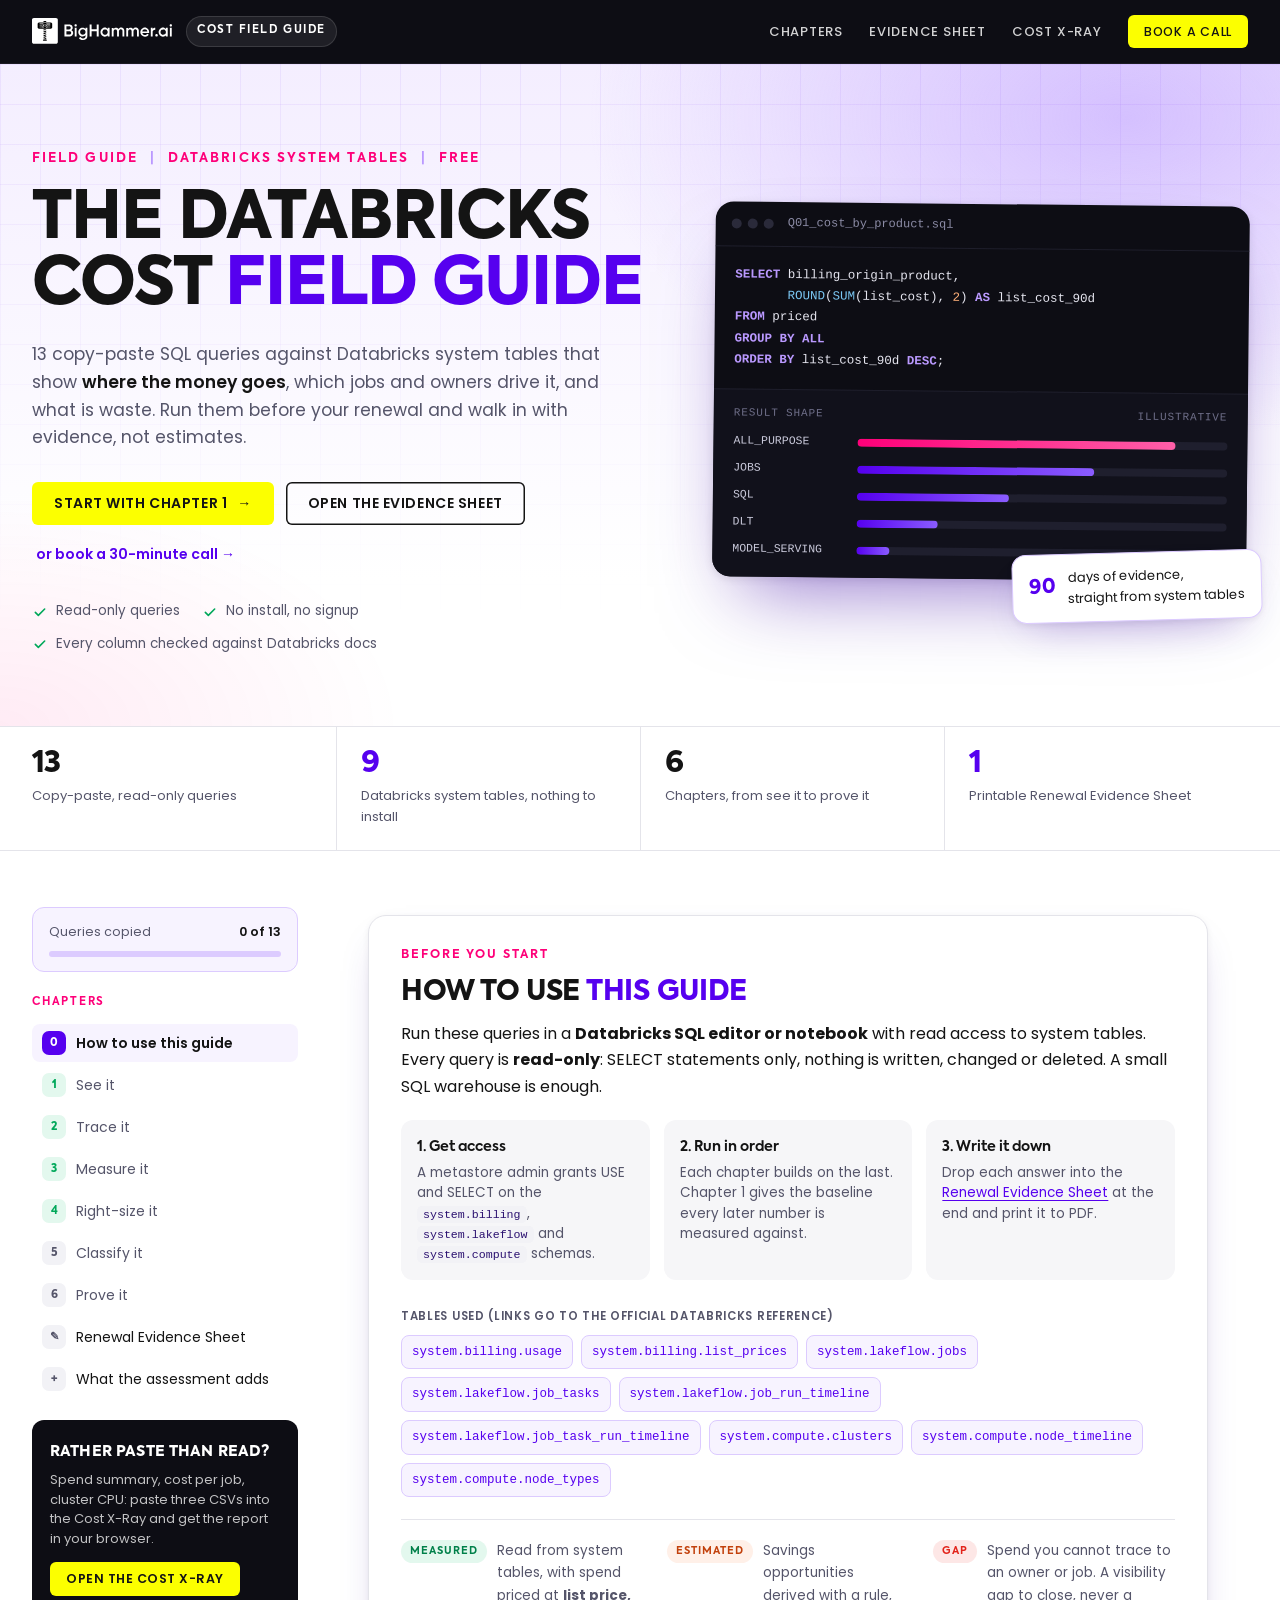
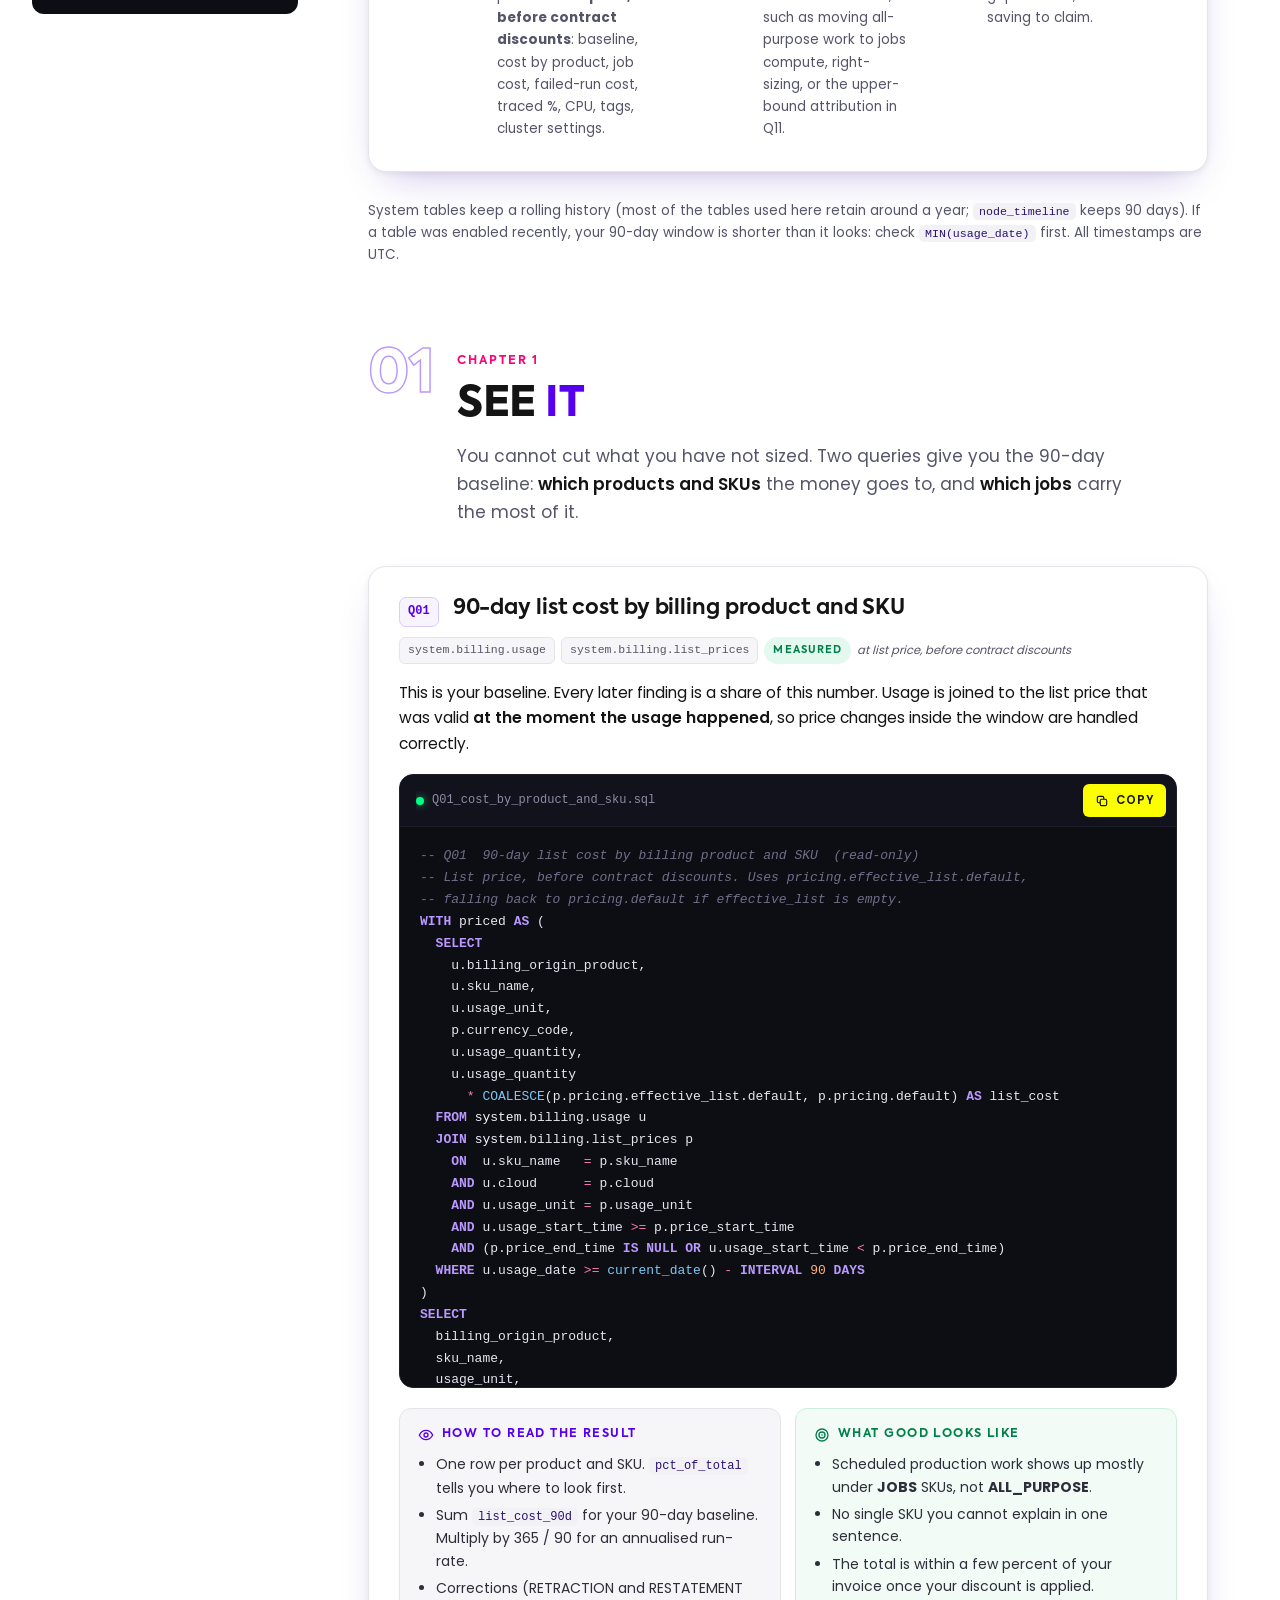
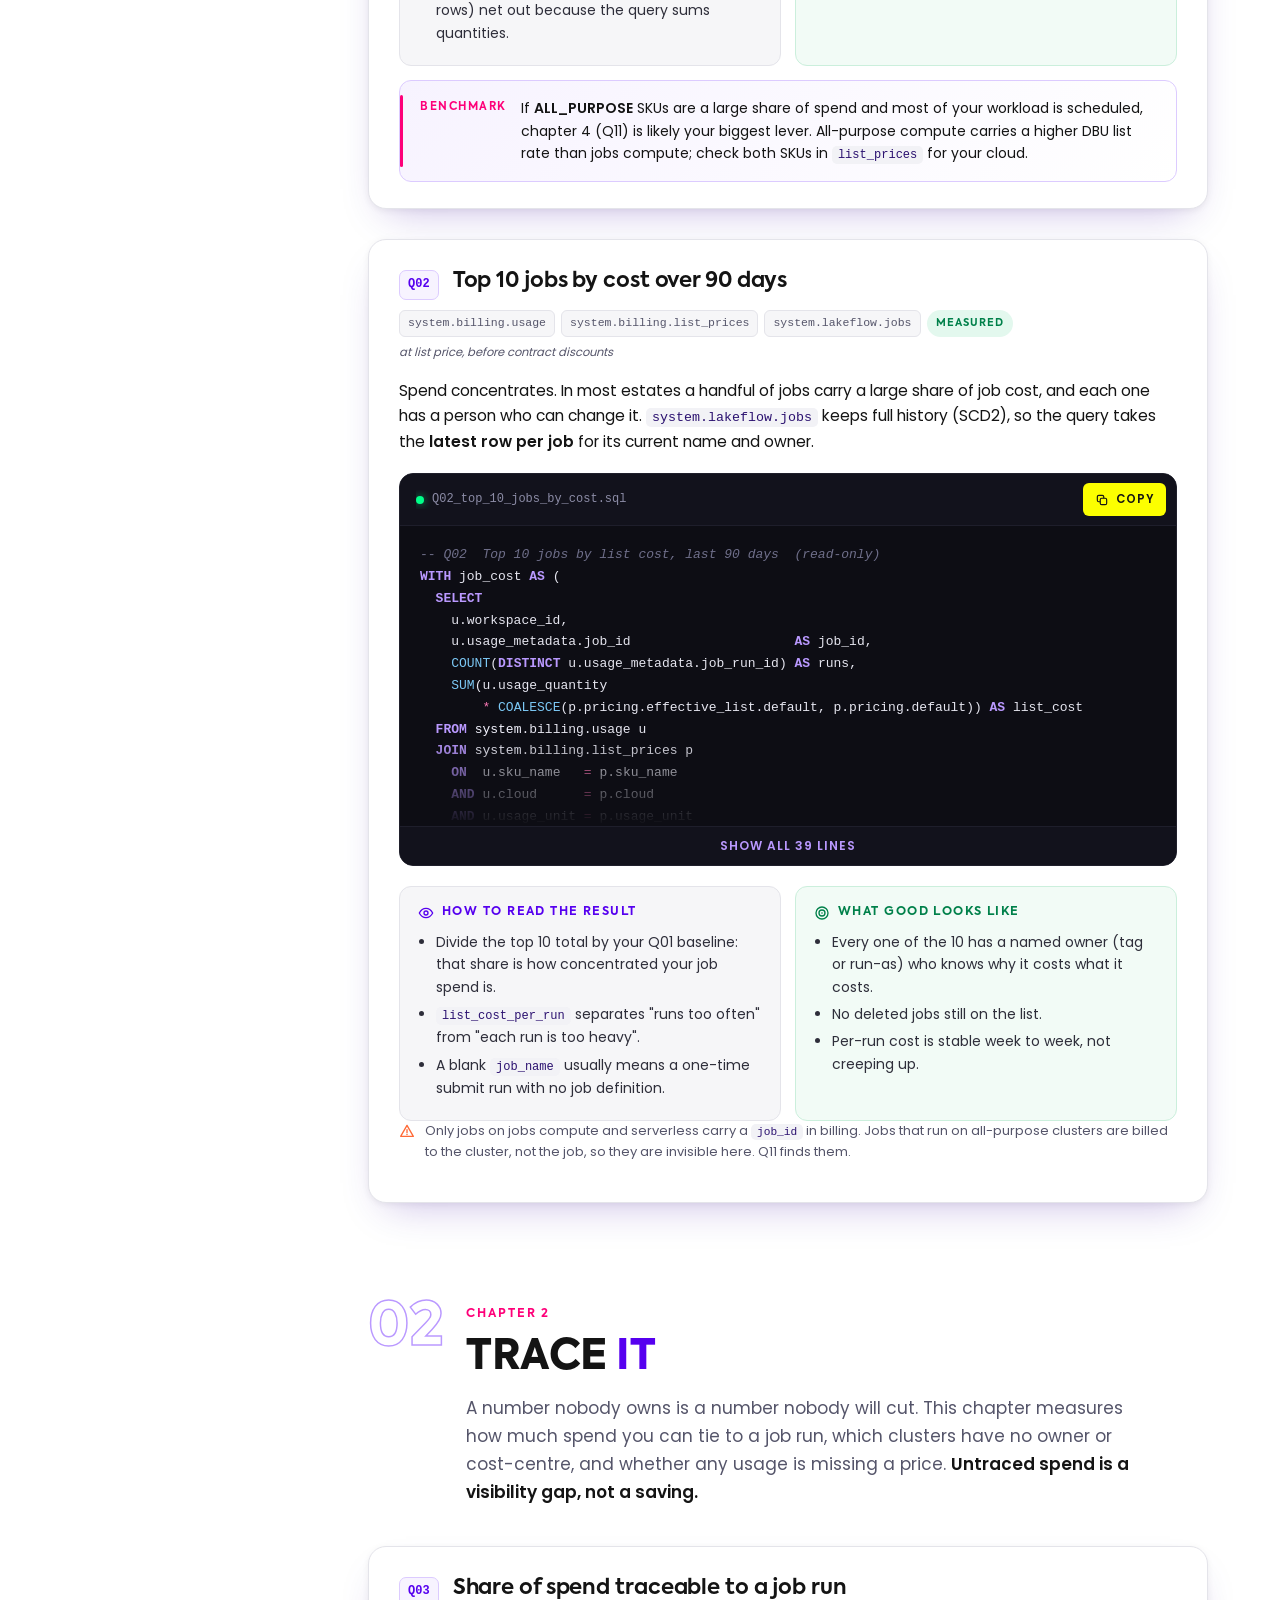
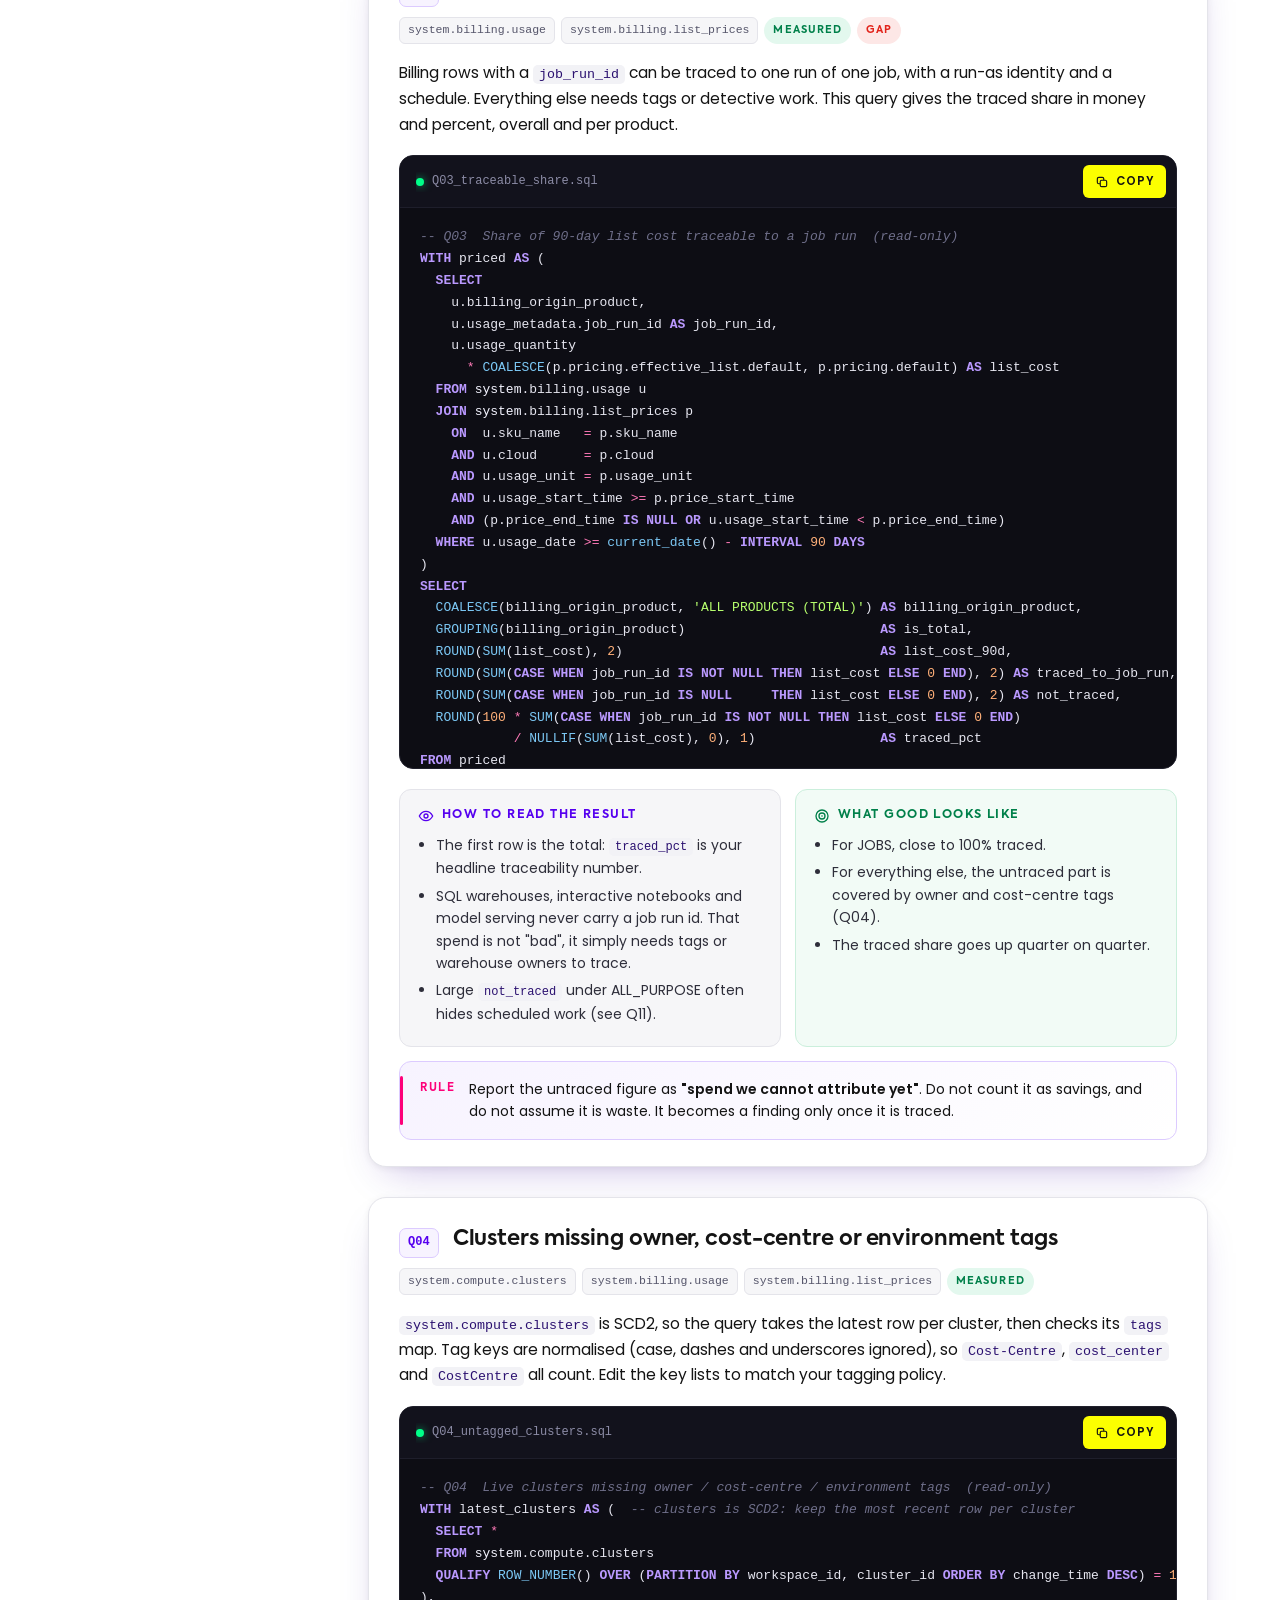
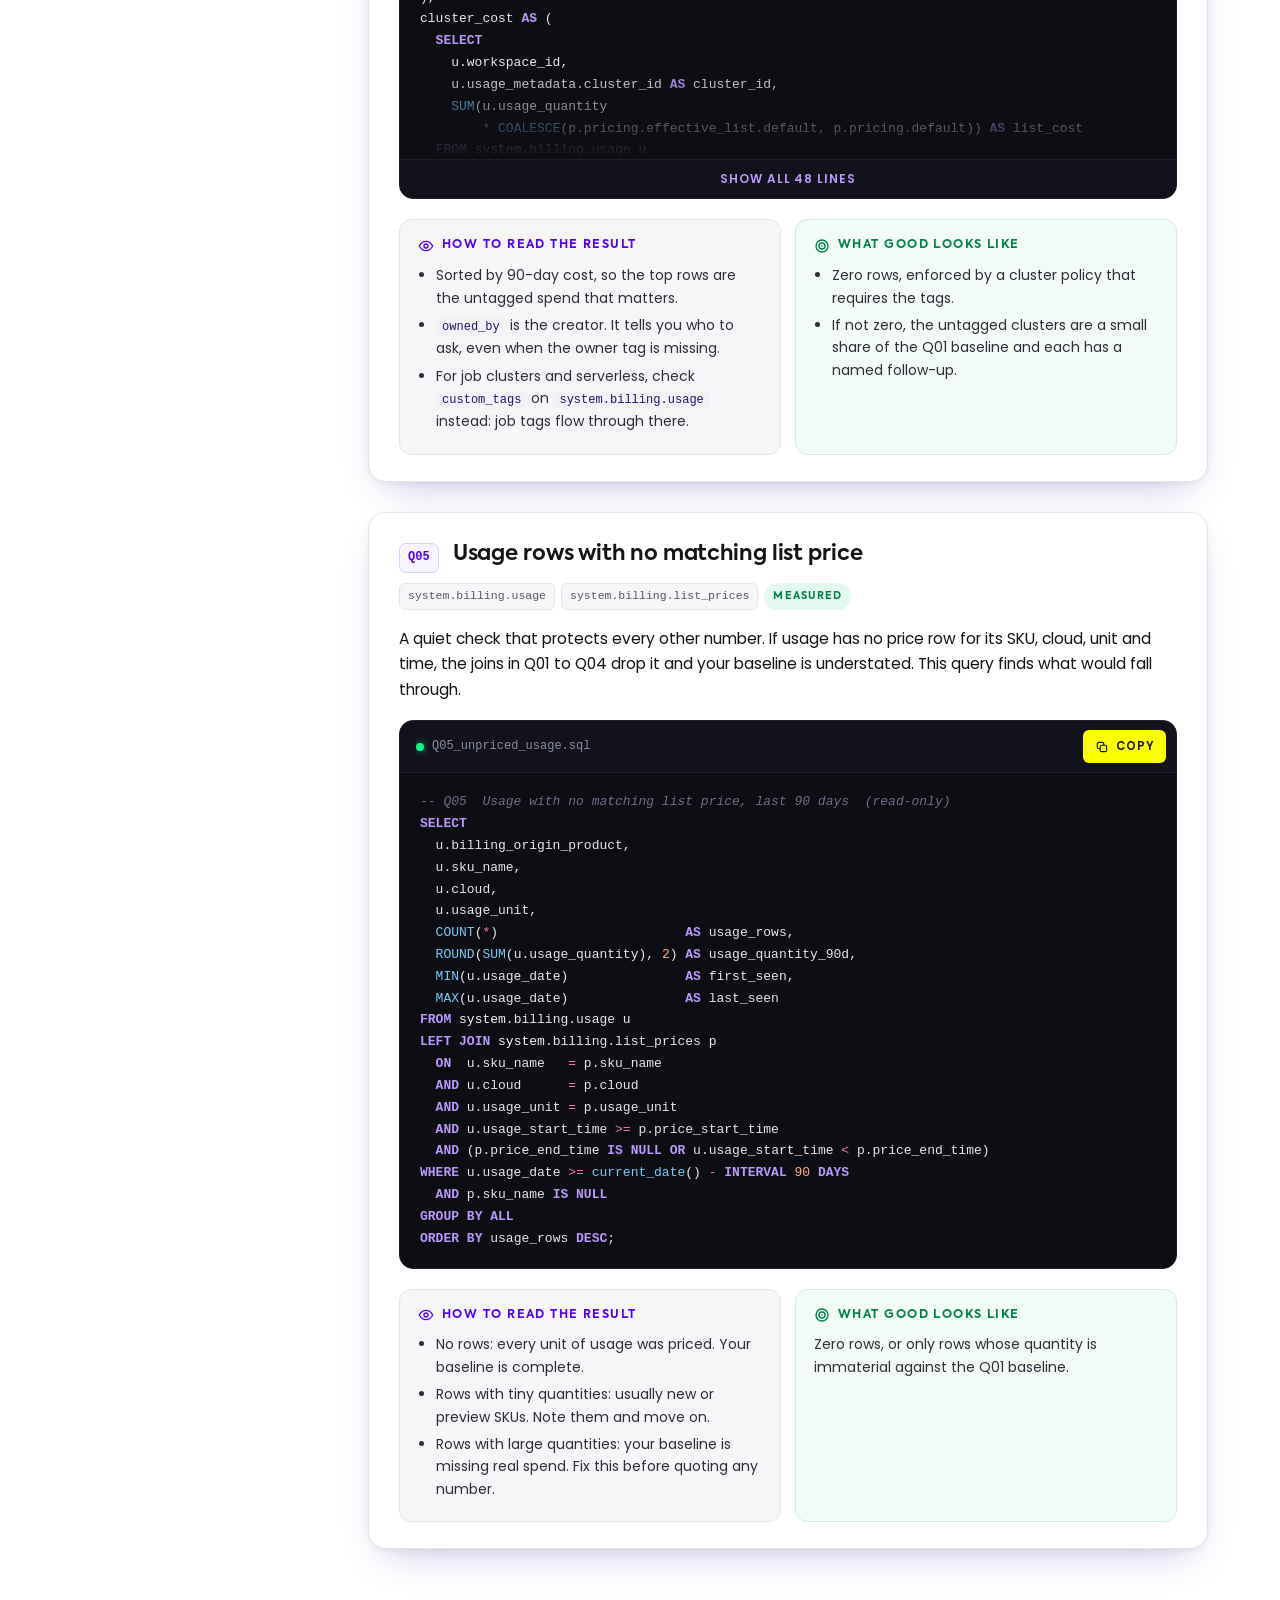
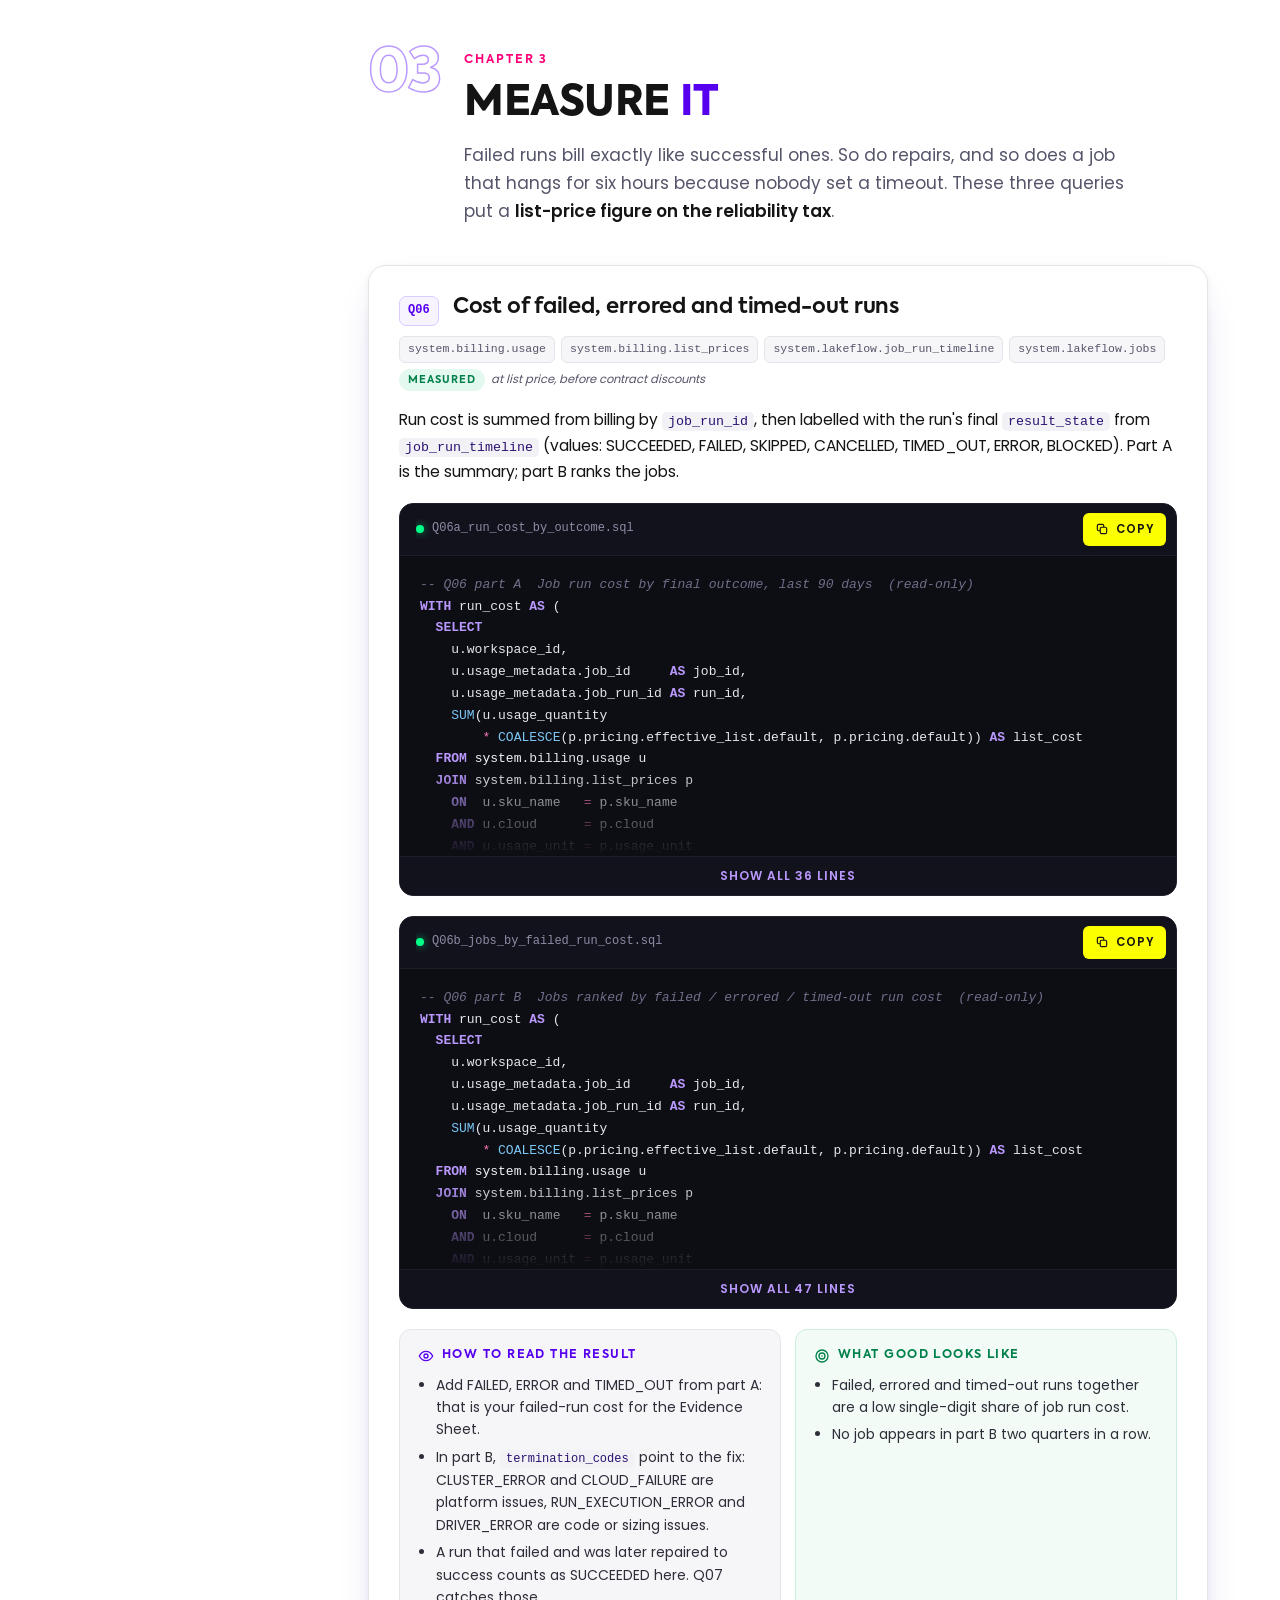
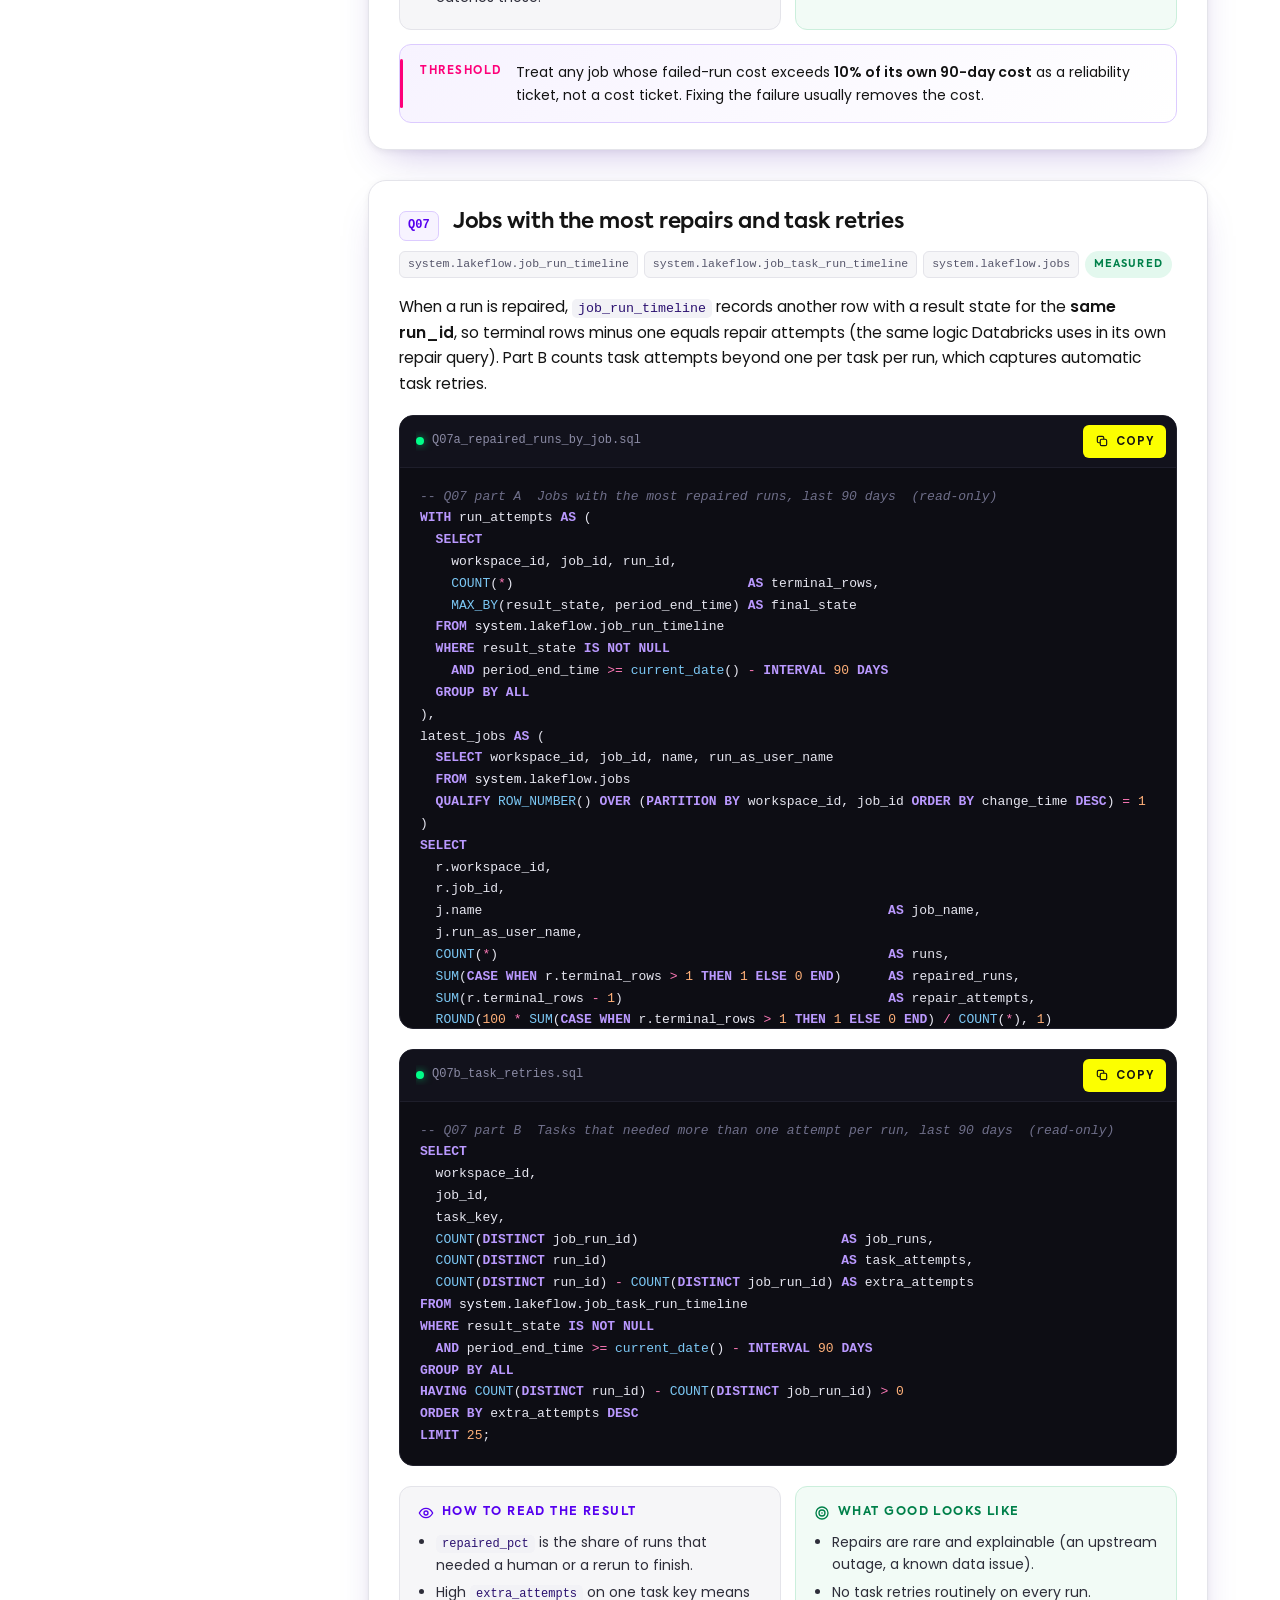
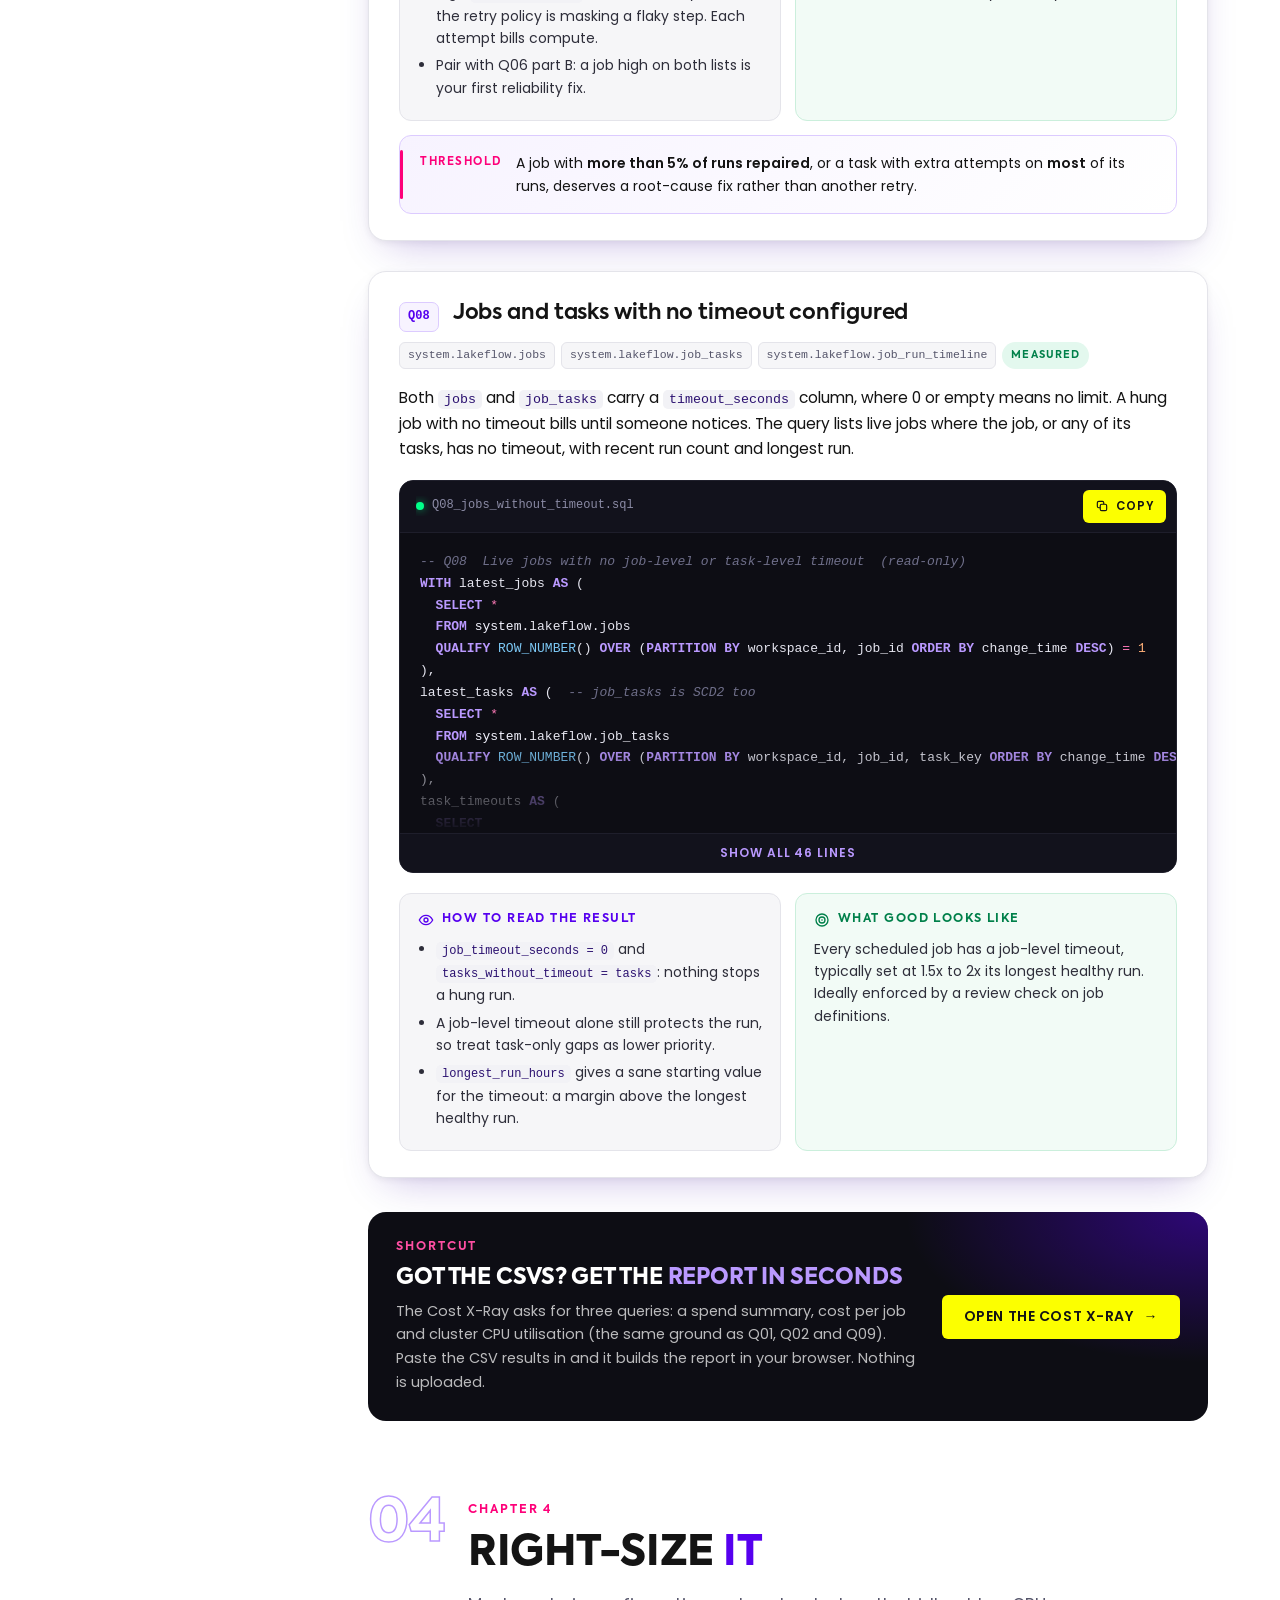
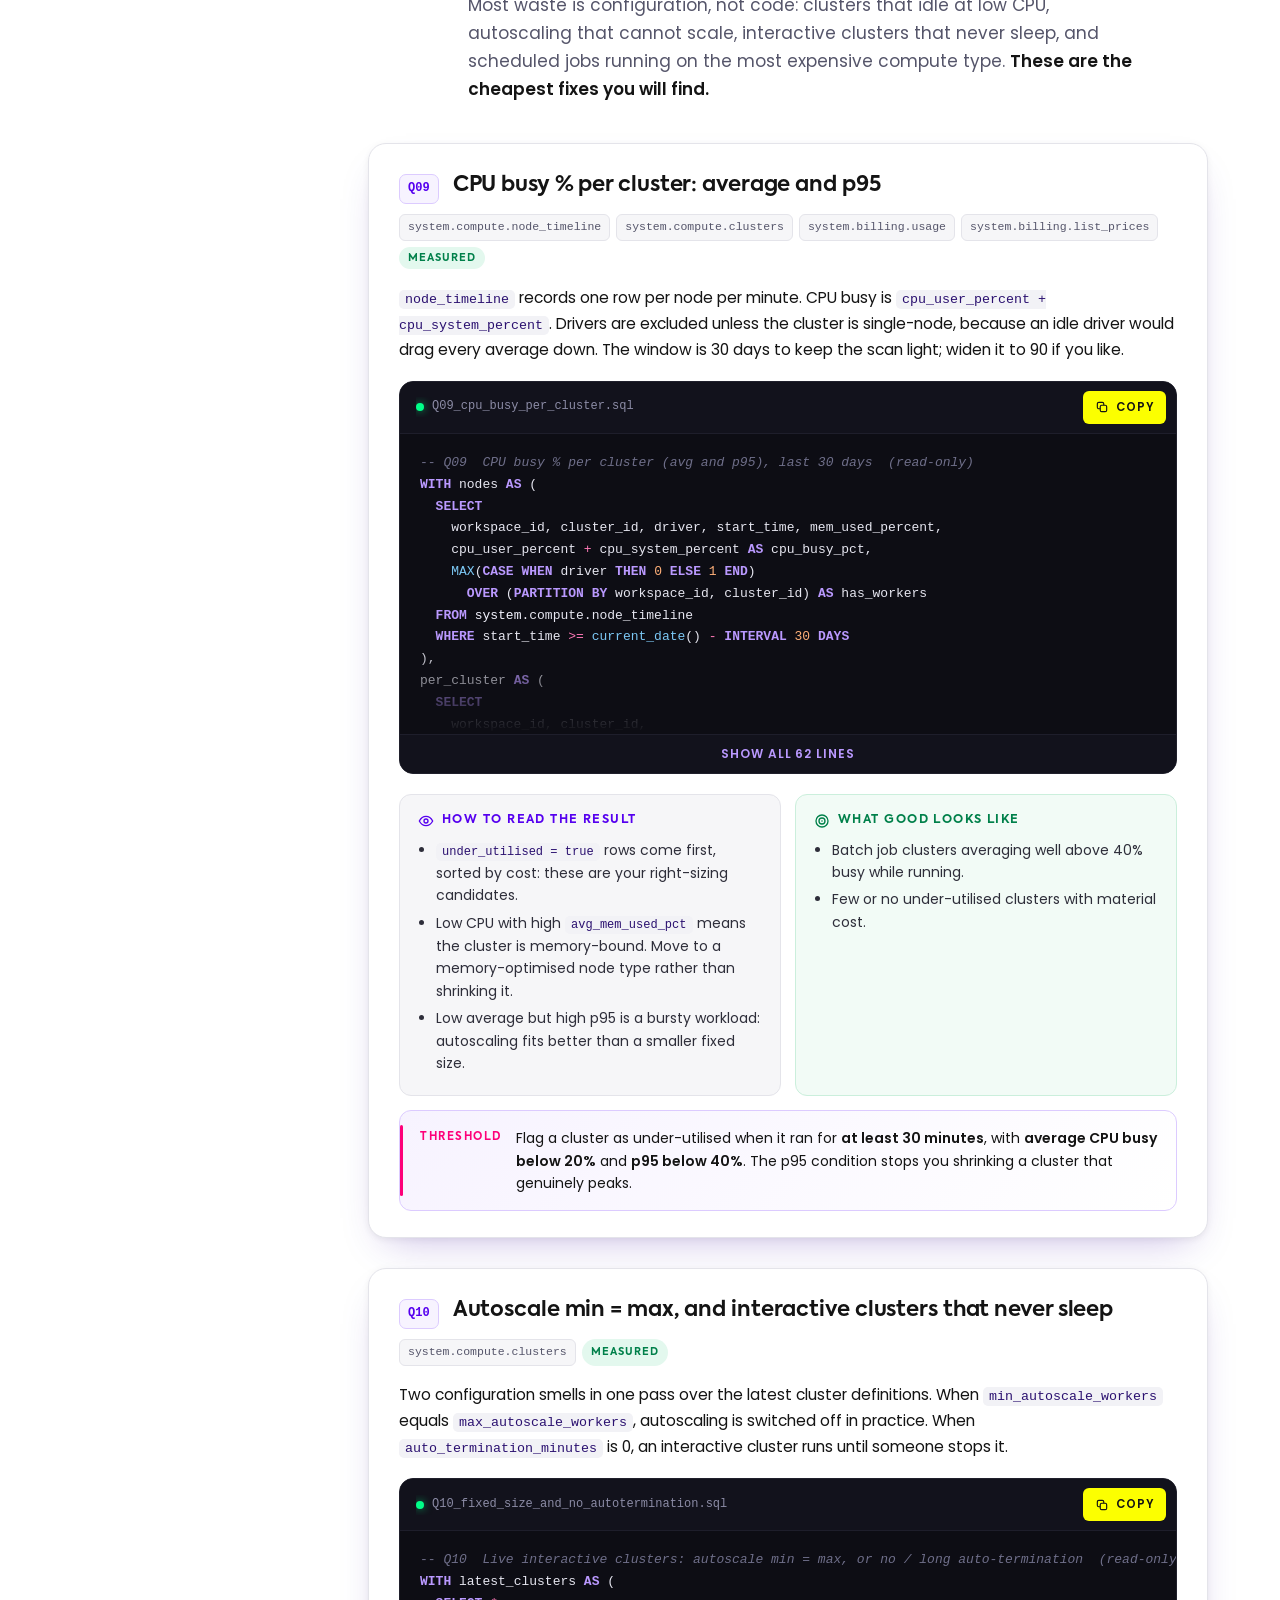
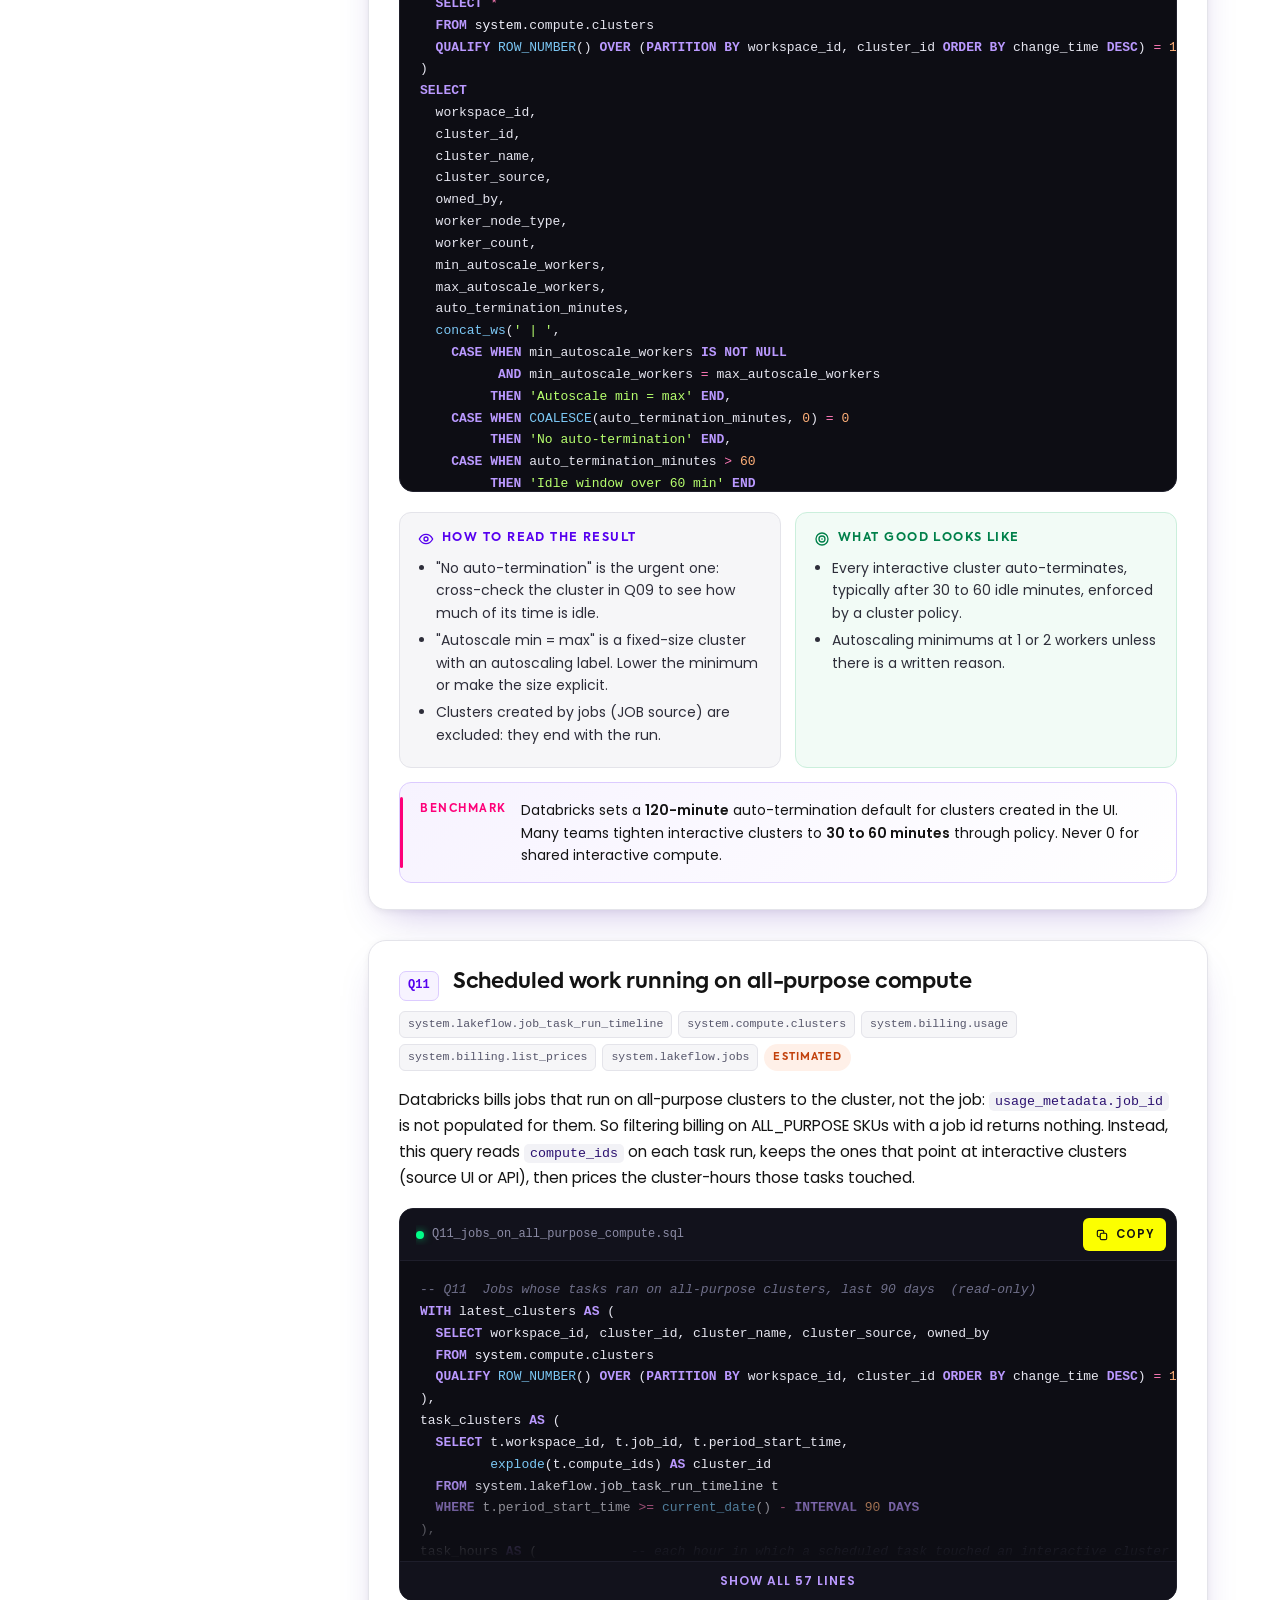
<file: index.html>
<!doctype html>
<html lang="en-GB">
<head>
<meta charset="utf-8">
<meta name="viewport" content="width=device-width, initial-scale=1">
<title>The Databricks Cost Field Guide | Copy-paste system table SQL | BigHammer.ai</title>
<meta name="description" content="13 read-only SQL queries against Databricks system tables to see, trace, measure, right-size, classify and prove your Databricks spend before a renewal. Plus a printable Renewal Evidence Sheet.">
<link rel="canonical" href="https://adisuja.github.io/bighammer-cost-field-guide/">
<meta name="theme-color" content="#0D0D14">
<meta property="og:type" content="website">
<meta property="og:site_name" content="BigHammer.ai">
<meta property="og:title" content="The Databricks Cost Field Guide">
<meta property="og:description" content="13 copy-paste, read-only queries against Databricks system tables. See it, trace it, measure it, right-size it, classify it, prove it. Plus a printable Renewal Evidence Sheet.">
<meta property="og:url" content="https://adisuja.github.io/bighammer-cost-field-guide/">
<meta property="og:image" content="https://adisuja.github.io/bighammer-cost-field-guide/og.png">
<meta property="og:image:width" content="1200">
<meta property="og:image:height" content="630">
<meta property="og:image:alt" content="The Databricks Cost Field Guide by BigHammer.ai: 13 read-only system table queries">
<meta name="twitter:card" content="summary_large_image">
<meta name="twitter:title" content="The Databricks Cost Field Guide">
<meta name="twitter:description" content="13 copy-paste, read-only queries against Databricks system tables, plus a printable Renewal Evidence Sheet.">
<meta name="twitter:image" content="https://adisuja.github.io/bighammer-cost-field-guide/og.png">
<link rel="icon" href="favicon.svg" type="image/svg+xml">
<link rel="icon" href="favicon-32.png" sizes="32x32" type="image/png">
<link rel="apple-touch-icon" href="apple-touch-icon.png">
<link rel="preload" href="brand/fonts/axiforma-800.woff2" as="font" type="font/woff2" crossorigin>
<link rel="preload" href="brand/fonts/poppins-400.woff2" as="font" type="font/woff2" crossorigin>
<link rel="stylesheet" href="brand/brand.css">
<link rel="stylesheet" href="assets/site.css">
</head>
<body>
<a class="skip" href="#guide">Skip to the guide</a>

<svg width="0" height="0" style="position:absolute" aria-hidden="true">
  <symbol id="i-check" viewBox="0 0 24 24"><path fill="none" stroke="currentColor" stroke-width="2.4" stroke-linecap="round" stroke-linejoin="round" d="M5 12.5l4.5 4.5L19 7.5"/></symbol>
  <symbol id="i-copy" viewBox="0 0 24 24"><rect x="9" y="9" width="11" height="11" rx="2.5" fill="none" stroke="currentColor" stroke-width="2"/><path d="M15 9V6.5A2.5 2.5 0 0 0 12.5 4h-6A2.5 2.5 0 0 0 4 6.5v6A2.5 2.5 0 0 0 6.5 15H9" fill="none" stroke="currentColor" stroke-width="2"/></symbol>
  <symbol id="i-eye" viewBox="0 0 24 24"><path fill="none" stroke="currentColor" stroke-width="2" d="M2 12s3.6-7 10-7 10 7 10 7-3.6 7-10 7S2 12 2 12z"/><circle cx="12" cy="12" r="3" fill="none" stroke="currentColor" stroke-width="2"/></symbol>
  <symbol id="i-target" viewBox="0 0 24 24"><circle cx="12" cy="12" r="9" fill="none" stroke="currentColor" stroke-width="2"/><circle cx="12" cy="12" r="4.5" fill="none" stroke="currentColor" stroke-width="2"/><circle cx="12" cy="12" r="1.2" fill="currentColor"/></symbol>
  <symbol id="i-warn" viewBox="0 0 24 24"><path fill="none" stroke="currentColor" stroke-width="2" stroke-linejoin="round" d="M12 3.5l9.5 16.5h-19z"/><path d="M12 10v4.5" stroke="currentColor" stroke-width="2" stroke-linecap="round"/><circle cx="12" cy="17.2" r="1.1" fill="currentColor"/></symbol>
  <symbol id="i-lock" viewBox="0 0 24 24"><rect x="4.5" y="10.5" width="15" height="10" rx="2.5" fill="none" stroke="currentColor" stroke-width="2"/><path d="M8 10.5V7.5a4 4 0 0 1 8 0v3" fill="none" stroke="currentColor" stroke-width="2"/></symbol>
  <symbol id="i-plus" viewBox="0 0 24 24"><path d="M12 5v14M5 12h14" stroke="currentColor" stroke-width="2.4" stroke-linecap="round"/></symbol>
  <symbol id="i-chev" viewBox="0 0 24 24"><path d="M6 9l6 6 6-6" fill="none" stroke="currentColor" stroke-width="2.2" stroke-linecap="round" stroke-linejoin="round"/></symbol>
</svg>

<header class="topbar">
  <div class="wrap">
    <a class="brandmark" href="#top" aria-label="The Databricks Cost Field Guide, back to top">
      <img src="brand/bighammer-logo-light.svg" alt="BigHammer.ai" width="141" height="26">
      <span class="tag">Cost Field Guide</span>
    </a>
    <nav class="topnav" aria-label="Primary">
      <a href="#guide">Chapters</a>
      <a href="#evidence-sheet">Evidence Sheet</a>
      <a class="hide-md" href="https://adisuja.github.io/bighammer-cost-xray/?utm_source=cost-field-guide&amp;utm_medium=lead-magnet&amp;utm_campaign=dbx-webinar-nurture-2026&amp;utm_content=topbar-xray">Cost X-Ray</a>
      <a class="btn sm" href="https://bighammer.ai/book-demo/?utm_source=cost-field-guide&amp;utm_medium=lead-magnet&amp;utm_campaign=dbx-webinar-nurture-2026&amp;utm_content=topbar-cta">Book a call</a>
    </nav>
  </div>
  <div class="progress" aria-hidden="true"><span id="readbar"></span></div>
</header>

<main id="top">

<!-- ============ HERO ============ -->
<section class="hero">
  <div class="grid-bg" aria-hidden="true"></div>
  <div class="wrap">
    <div>
      <div class="eyebrow"><span class="m-hide">Field guide</span><span class="sep m-hide">|</span><span>Databricks system tables</span><span class="sep">|</span><span>Free</span></div>
      <h1>The Databricks Cost <em>Field Guide</em></h1>
      <p class="lede">13 copy-paste SQL queries against Databricks system tables that show <b>where the money goes</b>, which jobs and owners drive it, and what is waste. Run them before your renewal and walk in with evidence, not estimates.</p>
      <div class="ctas">
        <a class="btn" href="#ch-see">Start with chapter 1 <span class="arr" aria-hidden="true">&rarr;</span></a>
        <a class="btn ghost" href="#evidence-sheet">Open the Evidence Sheet</a>
        <a class="hero-link" href="https://bighammer.ai/book-demo/?utm_source=cost-field-guide&amp;utm_medium=lead-magnet&amp;utm_campaign=dbx-webinar-nurture-2026&amp;utm_content=hero-cta">or book a 30-minute call <span aria-hidden="true">&rarr;</span></a>
      </div>
      <div class="meta">
        <span><svg aria-hidden="true"><use href="#i-check"/></svg>Read-only queries</span>
        <span><svg aria-hidden="true"><use href="#i-check"/></svg>No install, no signup</span>
        <span><svg aria-hidden="true"><use href="#i-check"/></svg>Every column checked against Databricks docs</span>
      </div>
    </div>
    <div class="hero-visual" aria-hidden="true">
      <div class="hero-card">
        <div class="bar"><span class="dots"><i></i><i></i><i></i></span>Q01_cost_by_product.sql</div>
<pre><code class="sql hl">SELECT billing_origin_product,
       ROUND(SUM(list_cost), 2) AS list_cost_90d
FROM priced
GROUP BY ALL
ORDER BY list_cost_90d DESC;</code></pre>
        <div class="result">
          <div class="result-h"><span>Result shape</span><span>Illustrative</span></div>
          <div class="bars">
            <div class="row hot"><span>ALL_PURPOSE</span><span class="track"><i style="width:86%"></i></span></div>
            <div class="row"><span>JOBS</span><span class="track"><i style="width:64%"></i></span></div>
            <div class="row"><span>SQL</span><span class="track"><i style="width:41%"></i></span></div>
            <div class="row"><span>DLT</span><span class="track"><i style="width:22%"></i></span></div>
            <div class="row"><span>MODEL_SERVING</span><span class="track"><i style="width:9%"></i></span></div>
          </div>
        </div>
      </div>
      <div class="hero-float"><b>90</b><span>days of evidence,<br>straight from system tables</span></div>
    </div>
  </div>
</section>

<section class="stats" aria-label="What is in the guide">
  <div class="wrap">
    <div class="stat"><div class="num">13</div><p>Copy-paste, read-only queries</p></div>
    <div class="stat"><div class="num"><em>9</em></div><p>Databricks system tables, nothing to install</p></div>
    <div class="stat"><div class="num">6</div><p>Chapters, from see it to prove it</p></div>
    <div class="stat"><div class="num"><em>1</em></div><p>Printable Renewal Evidence Sheet</p></div>
  </div>
</section>

<!-- ============ GUIDE ============ -->
<div class="wrap doc" id="guide">

  <aside class="side" aria-label="Chapters">
    <div class="side-inner">
      <div class="side-progress">
        <div class="lbl"><span>Queries copied</span><b><span class="copied-count">0</span> of 13</b></div>
        <div class="meter"><i class="copied-meter"></i></div>
      </div>
      <h4>Chapters</h4>
      <ol class="toc" id="toc">
        <li><a href="#how-to-use" data-sec="how-to-use"><span class="n">0</span>How to use this guide</a></li>
        <li><a href="#ch-see" data-sec="ch-see"><span class="n">1</span>See it</a>
          <ul><li><a href="#q01" data-q="q01">Q01 Cost by product and SKU<span class="tick">&#10003;</span></a></li><li><a href="#q02" data-q="q02">Q02 Top 10 jobs<span class="tick">&#10003;</span></a></li></ul></li>
        <li><a href="#ch-trace" data-sec="ch-trace"><span class="n">2</span>Trace it</a>
          <ul><li><a href="#q03" data-q="q03">Q03 Traceable share<span class="tick">&#10003;</span></a></li><li><a href="#q04" data-q="q04">Q04 Untagged clusters<span class="tick">&#10003;</span></a></li><li><a href="#q05" data-q="q05">Q05 Unpriced usage<span class="tick">&#10003;</span></a></li></ul></li>
        <li><a href="#ch-measure" data-sec="ch-measure"><span class="n">3</span>Measure it</a>
          <ul><li><a href="#q06" data-q="q06">Q06 Failed run cost<span class="tick">&#10003;</span></a></li><li><a href="#q07" data-q="q07">Q07 Repairs and retries<span class="tick">&#10003;</span></a></li><li><a href="#q08" data-q="q08">Q08 Jobs with no timeout<span class="tick">&#10003;</span></a></li></ul></li>
        <li><a href="#ch-rightsize" data-sec="ch-rightsize"><span class="n">4</span>Right-size it</a>
          <ul><li><a href="#q09" data-q="q09">Q09 CPU busy %<span class="tick">&#10003;</span></a></li><li><a href="#q10" data-q="q10">Q10 Fixed size, never sleeps<span class="tick">&#10003;</span></a></li><li><a href="#q11" data-q="q11">Q11 Jobs on all-purpose<span class="tick">&#10003;</span></a></li></ul></li>
        <li><a href="#ch-classify" data-sec="ch-classify"><span class="n">5</span>Classify it</a>
          <ul><li><a href="#q12" data-q="q12">Q12 Complexity worksheet<span class="tick">&#10003;</span></a></li><li><a href="#scorer" data-q="scorer">Keep or move scorer</a></li></ul></li>
        <li><a href="#ch-prove" data-sec="ch-prove"><span class="n">6</span>Prove it</a>
          <ul><li><a href="#q13" data-q="q13">Q13 Parity checklist<span class="tick">&#10003;</span></a></li></ul></li>
        <li class="extra"><a href="#evidence-sheet" data-sec="evidence-sheet"><span class="n">&#9998;</span>Renewal Evidence Sheet</a></li>
        <li class="extra"><a href="#full-assessment" data-sec="full-assessment"><span class="n">+</span>What the assessment adds</a></li>
      </ol>
      <div class="side-cta">
        <strong>Rather paste than read?</strong>
        <p>Spend summary, cost per job, cluster CPU: paste three CSVs into the Cost X-Ray and get the report in your browser.</p>
        <a class="btn sm" href="https://adisuja.github.io/bighammer-cost-xray/?utm_source=cost-field-guide&amp;utm_medium=lead-magnet&amp;utm_campaign=dbx-webinar-nurture-2026&amp;utm_content=side-cta">Open the Cost X-Ray</a>
      </div>
    </div>
  </aside>

  <div class="content">

    <div class="mbar" id="mbar">
      <button class="mbar-btn" type="button" aria-expanded="false" aria-controls="mbar-menu">
        <span class="n" id="mbar-n">0</span><span class="t" id="mbar-t">How to use this guide</span><span class="c"><span class="copied-count">0</span>/13 copied</span>
        <svg aria-hidden="true"><use href="#i-chev"/></svg>
      </button>
      <div class="meter"><i class="copied-meter"></i></div>
      <nav class="mbar-menu" id="mbar-menu" aria-label="Chapters"></nav>
    </div>

    <!-- ===== 0. HOW TO USE ===== -->
    <section id="how-to-use" class="chapter" style="padding-top:8px" data-title="How to use this guide" data-n="0">
      <div class="card intro-card">
        <span class="kicker">Before you start</span>
        <h2>How to use <em>this guide</em></h2>
        <p>Run these queries in a <b>Databricks SQL editor or notebook</b> with read access to system tables. Every query is <b>read-only</b>: SELECT statements only, nothing is written, changed or deleted. A small SQL warehouse is enough.</p>
        <div class="intro-grid">
          <div><b>1. Get access</b><span>A metastore admin grants USE and SELECT on the <code class="i">system.billing</code>, <code class="i">system.lakeflow</code> and <code class="i">system.compute</code> schemas.</span></div>
          <div><b>2. Run in order</b><span>Each chapter builds on the last. Chapter 1 gives the baseline every later number is measured against.</span></div>
          <div><b>3. Write it down</b><span>Drop each answer into the <a href="#evidence-sheet">Renewal Evidence Sheet</a> at the end and print it to PDF.</span></div>
        </div>
        <span class="flabel">Tables used (links go to the official Databricks reference)</span>
        <div class="tables-list">
          <a href="https://docs.databricks.com/aws/en/admin/system-tables/billing" rel="noopener" target="_blank">system.billing.usage</a>
          <a href="https://docs.databricks.com/aws/en/admin/system-tables/pricing" rel="noopener" target="_blank">system.billing.list_prices</a>
          <a href="https://docs.databricks.com/aws/en/admin/system-tables/jobs" rel="noopener" target="_blank">system.lakeflow.jobs</a>
          <a href="https://docs.databricks.com/aws/en/admin/system-tables/jobs" rel="noopener" target="_blank">system.lakeflow.job_tasks</a>
          <a href="https://docs.databricks.com/aws/en/admin/system-tables/jobs" rel="noopener" target="_blank">system.lakeflow.job_run_timeline</a>
          <a href="https://docs.databricks.com/aws/en/admin/system-tables/jobs" rel="noopener" target="_blank">system.lakeflow.job_task_run_timeline</a>
          <a href="https://docs.databricks.com/aws/en/admin/system-tables/compute" rel="noopener" target="_blank">system.compute.clusters</a>
          <a href="https://docs.databricks.com/aws/en/admin/system-tables/compute" rel="noopener" target="_blank">system.compute.node_timeline</a>
          <a href="https://docs.databricks.com/aws/en/admin/system-tables/compute" rel="noopener" target="_blank">system.compute.node_types</a>
        </div>
        <div class="legend">
          <div><span class="chip measured">Measured</span><span>Read from system tables, with spend priced at <b>list price, before contract discounts</b>: baseline, cost by product, job cost, failed-run cost, traced %, CPU, tags, cluster settings.</span></div>
          <div><span class="chip estimated">Estimated</span><span>Savings opportunities derived with a rule, such as moving all-purpose work to jobs compute, right-sizing, or the upper-bound attribution in Q11.</span></div>
          <div><span class="chip waste">Gap</span><span>Spend you cannot trace to an owner or job. A visibility gap to close, never a saving to claim.</span></div>
        </div>
      </div>
      <p class="note">System tables keep a rolling history (most of the tables used here retain around a year; <code class="i">node_timeline</code> keeps 90 days). If a table was enabled recently, your 90-day window is shorter than it looks: check <code class="i">MIN(usage_date)</code> first. All timestamps are UTC.</p>
    </section>

    <!-- ===== 1. SEE IT ===== -->
    <section id="ch-see" class="chapter" data-title="See it" data-n="1">
      <div class="chapter-head">
        <div class="ch-num" aria-hidden="true">01</div>
        <div>
          <span class="kicker">Chapter 1</span>
          <h2>See <em>it</em></h2>
          <p class="why">You cannot cut what you have not sized. Two queries give you the 90-day baseline: <b>which products and SKUs</b> the money goes to, and <b>which jobs</b> carry the most of it.</p>
        </div>
      </div>

      <article class="q" id="q01" data-q="q01">
        <div class="q-head"><span class="q-id">Q01</span><h3>90-day list cost by billing product and SKU</h3></div>
        <div class="q-tables"><code>system.billing.usage</code><code>system.billing.list_prices</code><span class="chip measured">Measured</span><span class="listnote">at list price, before contract discounts</span></div>
        <p class="q-why">This is your baseline. Every later finding is a share of this number. Usage is joined to the list price that was valid <b>at the moment the usage happened</b>, so price changes inside the window are handled correctly.</p>
<pre><code class="sql" data-file="Q01_cost_by_product_and_sku.sql">-- Q01  90-day list cost by billing product and SKU  (read-only)
-- List price, before contract discounts. Uses pricing.effective_list.default,
-- falling back to pricing.default if effective_list is empty.
WITH priced AS (
  SELECT
    u.billing_origin_product,
    u.sku_name,
    u.usage_unit,
    p.currency_code,
    u.usage_quantity,
    u.usage_quantity
      * COALESCE(p.pricing.effective_list.default, p.pricing.default) AS list_cost
  FROM system.billing.usage u
  JOIN system.billing.list_prices p
    ON  u.sku_name   = p.sku_name
    AND u.cloud      = p.cloud
    AND u.usage_unit = p.usage_unit
    AND u.usage_start_time &gt;= p.price_start_time
    AND (p.price_end_time IS NULL OR u.usage_start_time &lt; p.price_end_time)
  WHERE u.usage_date &gt;= current_date() - INTERVAL 90 DAYS
)
SELECT
  billing_origin_product,
  sku_name,
  usage_unit,
  currency_code,
  ROUND(SUM(usage_quantity), 2)                                AS usage_quantity_90d,
  ROUND(SUM(list_cost), 2)                                     AS list_cost_90d,
  ROUND(100 * SUM(list_cost) / SUM(SUM(list_cost)) OVER (), 1) AS pct_of_total
FROM priced
GROUP BY ALL
HAVING SUM(usage_quantity) &lt;&gt; 0
ORDER BY list_cost_90d DESC;</code></pre>
        <div class="rg">
          <div class="read"><h4><svg aria-hidden="true"><use href="#i-eye"/></svg>How to read the result</h4>
            <ul><li>One row per product and SKU. <code class="i">pct_of_total</code> tells you where to look first.</li><li>Sum <code class="i">list_cost_90d</code> for your 90-day baseline. Multiply by 365 / 90 for an annualised run-rate.</li><li>Corrections (RETRACTION and RESTATEMENT rows) net out because the query sums quantities.</li></ul></div>
          <div class="good"><h4><svg aria-hidden="true"><use href="#i-target"/></svg>What good looks like</h4>
            <ul><li>Scheduled production work shows up mostly under <b>JOBS</b> SKUs, not <b>ALL_PURPOSE</b>.</li><li>No single SKU you cannot explain in one sentence.</li><li>The total is within a few percent of your invoice once your discount is applied.</li></ul></div>
        </div>
        <div class="bench"><span class="lbl">Benchmark</span><p>If <b>ALL_PURPOSE</b> SKUs are a large share of spend and most of your workload is scheduled, chapter 4 (Q11) is likely your biggest lever. All-purpose compute carries a higher DBU list rate than jobs compute; check both SKUs in <code class="i">list_prices</code> for your cloud.</p></div>
      </article>

      <article class="q" id="q02" data-q="q02">
        <div class="q-head"><span class="q-id">Q02</span><h3>Top 10 jobs by cost over 90 days</h3></div>
        <div class="q-tables"><code>system.billing.usage</code><code>system.billing.list_prices</code><code>system.lakeflow.jobs</code><span class="chip measured">Measured</span><span class="listnote">at list price, before contract discounts</span></div>
        <p class="q-why">Spend concentrates. In most estates a handful of jobs carry a large share of job cost, and each one has a person who can change it. <code class="i">system.lakeflow.jobs</code> keeps full history (SCD2), so the query takes the <b>latest row per job</b> for its current name and owner.</p>
<pre><code class="sql" data-file="Q02_top_10_jobs_by_cost.sql">-- Q02  Top 10 jobs by list cost, last 90 days  (read-only)
WITH job_cost AS (
  SELECT
    u.workspace_id,
    u.usage_metadata.job_id                     AS job_id,
    COUNT(DISTINCT u.usage_metadata.job_run_id) AS runs,
    SUM(u.usage_quantity
        * COALESCE(p.pricing.effective_list.default, p.pricing.default)) AS list_cost
  FROM system.billing.usage u
  JOIN system.billing.list_prices p
    ON  u.sku_name   = p.sku_name
    AND u.cloud      = p.cloud
    AND u.usage_unit = p.usage_unit
    AND u.usage_start_time &gt;= p.price_start_time
    AND (p.price_end_time IS NULL OR u.usage_start_time &lt; p.price_end_time)
  WHERE u.usage_date &gt;= current_date() - INTERVAL 90 DAYS
    AND u.usage_metadata.job_id IS NOT NULL
  GROUP BY ALL
),
latest_jobs AS (           -- jobs is SCD2: keep the most recent row per job
  SELECT workspace_id, job_id, name, run_as_user_name, creator_user_name, tags, delete_time
  FROM system.lakeflow.jobs
  QUALIFY ROW_NUMBER() OVER (PARTITION BY workspace_id, job_id ORDER BY change_time DESC) = 1
)
SELECT
  c.workspace_id,
  c.job_id,
  j.name                                    AS job_name,
  j.run_as_user_name,
  j.creator_user_name,
  j.tags['owner']                           AS owner_tag,
  j.delete_time IS NOT NULL                 AS job_deleted,
  c.runs,
  ROUND(c.list_cost, 2)                     AS list_cost_90d,
  ROUND(c.list_cost / NULLIF(c.runs, 0), 2) AS list_cost_per_run
FROM job_cost c
LEFT JOIN latest_jobs j USING (workspace_id, job_id)
ORDER BY c.list_cost DESC
LIMIT 10;</code></pre>
        <div class="rg">
          <div class="read"><h4><svg aria-hidden="true"><use href="#i-eye"/></svg>How to read the result</h4>
            <ul><li>Divide the top 10 total by your Q01 baseline: that share is how concentrated your job spend is.</li><li><code class="i">list_cost_per_run</code> separates "runs too often" from "each run is too heavy".</li><li>A blank <code class="i">job_name</code> usually means a one-time submit run with no job definition.</li></ul></div>
          <div class="good"><h4><svg aria-hidden="true"><use href="#i-target"/></svg>What good looks like</h4>
            <ul><li>Every one of the 10 has a named owner (tag or run-as) who knows why it costs what it costs.</li><li>No deleted jobs still on the list.</li><li>Per-run cost is stable week to week, not creeping up.</li></ul></div>
        </div>
        <p class="caveat"><svg aria-hidden="true"><use href="#i-warn"/></svg><span>Only jobs on jobs compute and serverless carry a <code class="i">job_id</code> in billing. Jobs that run on all-purpose clusters are billed to the cluster, not the job, so they are invisible here. Q11 finds them.</span></p>
      </article>
    </section>

    <!-- ===== 2. TRACE IT ===== -->
    <section id="ch-trace" class="chapter" data-title="Trace it" data-n="2">
      <div class="chapter-head">
        <div class="ch-num" aria-hidden="true">02</div>
        <div>
          <span class="kicker">Chapter 2</span>
          <h2>Trace <em>it</em></h2>
          <p class="why">A number nobody owns is a number nobody will cut. This chapter measures how much spend you can tie to a job run, which clusters have no owner or cost-centre, and whether any usage is missing a price. <b>Untraced spend is a visibility gap, not a saving.</b></p>
        </div>
      </div>

      <article class="q" id="q03" data-q="q03">
        <div class="q-head"><span class="q-id">Q03</span><h3>Share of spend traceable to a job run</h3></div>
        <div class="q-tables"><code>system.billing.usage</code><code>system.billing.list_prices</code><span class="chip measured">Measured</span><span class="chip waste">Gap</span></div>
        <p class="q-why">Billing rows with a <code class="i">job_run_id</code> can be traced to one run of one job, with a run-as identity and a schedule. Everything else needs tags or detective work. This query gives the traced share in money and percent, overall and per product.</p>
<pre><code class="sql" data-file="Q03_traceable_share.sql">-- Q03  Share of 90-day list cost traceable to a job run  (read-only)
WITH priced AS (
  SELECT
    u.billing_origin_product,
    u.usage_metadata.job_run_id AS job_run_id,
    u.usage_quantity
      * COALESCE(p.pricing.effective_list.default, p.pricing.default) AS list_cost
  FROM system.billing.usage u
  JOIN system.billing.list_prices p
    ON  u.sku_name   = p.sku_name
    AND u.cloud      = p.cloud
    AND u.usage_unit = p.usage_unit
    AND u.usage_start_time &gt;= p.price_start_time
    AND (p.price_end_time IS NULL OR u.usage_start_time &lt; p.price_end_time)
  WHERE u.usage_date &gt;= current_date() - INTERVAL 90 DAYS
)
SELECT
  COALESCE(billing_origin_product, 'ALL PRODUCTS (TOTAL)') AS billing_origin_product,
  GROUPING(billing_origin_product)                         AS is_total,
  ROUND(SUM(list_cost), 2)                                 AS list_cost_90d,
  ROUND(SUM(CASE WHEN job_run_id IS NOT NULL THEN list_cost ELSE 0 END), 2) AS traced_to_job_run,
  ROUND(SUM(CASE WHEN job_run_id IS NULL     THEN list_cost ELSE 0 END), 2) AS not_traced,
  ROUND(100 * SUM(CASE WHEN job_run_id IS NOT NULL THEN list_cost ELSE 0 END)
            / NULLIF(SUM(list_cost), 0), 1)                AS traced_pct
FROM priced
GROUP BY ROLLUP (billing_origin_product)
ORDER BY is_total DESC, list_cost_90d DESC;</code></pre>
        <div class="rg">
          <div class="read"><h4><svg aria-hidden="true"><use href="#i-eye"/></svg>How to read the result</h4>
            <ul><li>The first row is the total: <code class="i">traced_pct</code> is your headline traceability number.</li><li>SQL warehouses, interactive notebooks and model serving never carry a job run id. That spend is not "bad", it simply needs tags or warehouse owners to trace.</li><li>Large <code class="i">not_traced</code> under ALL_PURPOSE often hides scheduled work (see Q11).</li></ul></div>
          <div class="good"><h4><svg aria-hidden="true"><use href="#i-target"/></svg>What good looks like</h4>
            <ul><li>For JOBS, close to 100% traced.</li><li>For everything else, the untraced part is covered by owner and cost-centre tags (Q04).</li><li>The traced share goes up quarter on quarter.</li></ul></div>
        </div>
        <div class="bench"><span class="lbl">Rule</span><p>Report the untraced figure as <b>"spend we cannot attribute yet"</b>. Do not count it as savings, and do not assume it is waste. It becomes a finding only once it is traced.</p></div>
      </article>

      <article class="q" id="q04" data-q="q04">
        <div class="q-head"><span class="q-id">Q04</span><h3>Clusters missing owner, cost-centre or environment tags</h3></div>
        <div class="q-tables"><code>system.compute.clusters</code><code>system.billing.usage</code><code>system.billing.list_prices</code><span class="chip measured">Measured</span></div>
        <p class="q-why"><code class="i">system.compute.clusters</code> is SCD2, so the query takes the latest row per cluster, then checks its <code class="i">tags</code> map. Tag keys are normalised (case, dashes and underscores ignored), so <code class="i">Cost-Centre</code>, <code class="i">cost_center</code> and <code class="i">CostCentre</code> all count. Edit the key lists to match your tagging policy.</p>
<pre><code class="sql" data-file="Q04_untagged_clusters.sql">-- Q04  Live clusters missing owner / cost-centre / environment tags  (read-only)
WITH latest_clusters AS (  -- clusters is SCD2: keep the most recent row per cluster
  SELECT *
  FROM system.compute.clusters
  QUALIFY ROW_NUMBER() OVER (PARTITION BY workspace_id, cluster_id ORDER BY change_time DESC) = 1
),
cluster_cost AS (
  SELECT
    u.workspace_id,
    u.usage_metadata.cluster_id AS cluster_id,
    SUM(u.usage_quantity
        * COALESCE(p.pricing.effective_list.default, p.pricing.default)) AS list_cost
  FROM system.billing.usage u
  JOIN system.billing.list_prices p
    ON  u.sku_name   = p.sku_name
    AND u.cloud      = p.cloud
    AND u.usage_unit = p.usage_unit
    AND u.usage_start_time &gt;= p.price_start_time
    AND (p.price_end_time IS NULL OR u.usage_start_time &lt; p.price_end_time)
  WHERE u.usage_date &gt;= current_date() - INTERVAL 90 DAYS
    AND u.usage_metadata.cluster_id IS NOT NULL
  GROUP BY ALL
),
tag_check AS (
  SELECT
    c.workspace_id, c.cluster_id, c.cluster_name, c.owned_by, c.cluster_source,
    transform(COALESCE(map_keys(c.tags), array()),
              k -&gt; lower(regexp_replace(k, '[^A-Za-z]', ''))) AS keys_norm
  FROM latest_clusters c
  WHERE c.delete_time IS NULL
    AND c.cluster_source IN ('UI', 'API')   -- remove to include job clusters
)
SELECT
  t.workspace_id,
  t.cluster_id,
  t.cluster_name,
  t.owned_by,
  t.cluster_source,
  NOT array_contains(t.keys_norm, 'owner')                            AS missing_owner,
  NOT arrays_overlap(t.keys_norm, array('costcentre', 'costcenter'))  AS missing_cost_centre,
  NOT arrays_overlap(t.keys_norm, array('environment', 'env'))        AS missing_environment,
  ROUND(COALESCE(cc.list_cost, 0), 2)                                 AS list_cost_90d
FROM tag_check t
LEFT JOIN cluster_cost cc USING (workspace_id, cluster_id)
WHERE NOT array_contains(t.keys_norm, 'owner')
   OR NOT arrays_overlap(t.keys_norm, array('costcentre', 'costcenter'))
   OR NOT arrays_overlap(t.keys_norm, array('environment', 'env'))
ORDER BY list_cost_90d DESC;</code></pre>
        <div class="rg">
          <div class="read"><h4><svg aria-hidden="true"><use href="#i-eye"/></svg>How to read the result</h4>
            <ul><li>Sorted by 90-day cost, so the top rows are the untagged spend that matters.</li><li><code class="i">owned_by</code> is the creator. It tells you who to ask, even when the owner tag is missing.</li><li>For job clusters and serverless, check <code class="i">custom_tags</code> on <code class="i">system.billing.usage</code> instead: job tags flow through there.</li></ul></div>
          <div class="good"><h4><svg aria-hidden="true"><use href="#i-target"/></svg>What good looks like</h4>
            <ul><li>Zero rows, enforced by a cluster policy that requires the tags.</li><li>If not zero, the untagged clusters are a small share of the Q01 baseline and each has a named follow-up.</li></ul></div>
        </div>
      </article>

      <article class="q" id="q05" data-q="q05">
        <div class="q-head"><span class="q-id">Q05</span><h3>Usage rows with no matching list price</h3></div>
        <div class="q-tables"><code>system.billing.usage</code><code>system.billing.list_prices</code><span class="chip measured">Measured</span></div>
        <p class="q-why">A quiet check that protects every other number. If usage has no price row for its SKU, cloud, unit and time, the joins in Q01 to Q04 drop it and your baseline is understated. This query finds what would fall through.</p>
<pre><code class="sql" data-file="Q05_unpriced_usage.sql">-- Q05  Usage with no matching list price, last 90 days  (read-only)
SELECT
  u.billing_origin_product,
  u.sku_name,
  u.cloud,
  u.usage_unit,
  COUNT(*)                        AS usage_rows,
  ROUND(SUM(u.usage_quantity), 2) AS usage_quantity_90d,
  MIN(u.usage_date)               AS first_seen,
  MAX(u.usage_date)               AS last_seen
FROM system.billing.usage u
LEFT JOIN system.billing.list_prices p
  ON  u.sku_name   = p.sku_name
  AND u.cloud      = p.cloud
  AND u.usage_unit = p.usage_unit
  AND u.usage_start_time &gt;= p.price_start_time
  AND (p.price_end_time IS NULL OR u.usage_start_time &lt; p.price_end_time)
WHERE u.usage_date &gt;= current_date() - INTERVAL 90 DAYS
  AND p.sku_name IS NULL
GROUP BY ALL
ORDER BY usage_rows DESC;</code></pre>
        <div class="rg">
          <div class="read"><h4><svg aria-hidden="true"><use href="#i-eye"/></svg>How to read the result</h4>
            <ul><li>No rows: every unit of usage was priced. Your baseline is complete.</li><li>Rows with tiny quantities: usually new or preview SKUs. Note them and move on.</li><li>Rows with large quantities: your baseline is missing real spend. Fix this before quoting any number.</li></ul></div>
          <div class="good"><h4><svg aria-hidden="true"><use href="#i-target"/></svg>What good looks like</h4>
            <p>Zero rows, or only rows whose quantity is immaterial against the Q01 baseline.</p></div>
        </div>
      </article>
    </section>

    <!-- ===== 3. MEASURE IT ===== -->
    <section id="ch-measure" class="chapter" data-title="Measure it" data-n="3">
      <div class="chapter-head">
        <div class="ch-num" aria-hidden="true">03</div>
        <div>
          <span class="kicker">Chapter 3</span>
          <h2>Measure <em>it</em></h2>
          <p class="why">Failed runs bill exactly like successful ones. So do repairs, and so does a job that hangs for six hours because nobody set a timeout. These three queries put a <b>list-price figure on the reliability tax</b>.</p>
        </div>
      </div>

      <article class="q" id="q06" data-q="q06">
        <div class="q-head"><span class="q-id">Q06</span><h3>Cost of failed, errored and timed-out runs</h3></div>
        <div class="q-tables"><code>system.billing.usage</code><code>system.billing.list_prices</code><code>system.lakeflow.job_run_timeline</code><code>system.lakeflow.jobs</code><span class="chip measured">Measured</span><span class="listnote">at list price, before contract discounts</span></div>
        <p class="q-why">Run cost is summed from billing by <code class="i">job_run_id</code>, then labelled with the run's final <code class="i">result_state</code> from <code class="i">job_run_timeline</code> (values: SUCCEEDED, FAILED, SKIPPED, CANCELLED, TIMED_OUT, ERROR, BLOCKED). Part A is the summary; part B ranks the jobs.</p>
<pre><code class="sql" data-file="Q06a_run_cost_by_outcome.sql">-- Q06 part A  Job run cost by final outcome, last 90 days  (read-only)
WITH run_cost AS (
  SELECT
    u.workspace_id,
    u.usage_metadata.job_id     AS job_id,
    u.usage_metadata.job_run_id AS run_id,
    SUM(u.usage_quantity
        * COALESCE(p.pricing.effective_list.default, p.pricing.default)) AS list_cost
  FROM system.billing.usage u
  JOIN system.billing.list_prices p
    ON  u.sku_name   = p.sku_name
    AND u.cloud      = p.cloud
    AND u.usage_unit = p.usage_unit
    AND u.usage_start_time &gt;= p.price_start_time
    AND (p.price_end_time IS NULL OR u.usage_start_time &lt; p.price_end_time)
  WHERE u.usage_date &gt;= current_date() - INTERVAL 90 DAYS
    AND u.usage_metadata.job_run_id IS NOT NULL
  GROUP BY ALL
),
run_outcome AS (           -- result_state is only set on the row that ends a run
  SELECT workspace_id, job_id, run_id, result_state, termination_code
  FROM system.lakeflow.job_run_timeline
  WHERE result_state IS NOT NULL
    AND period_end_time &gt;= current_date() - INTERVAL 97 DAYS
  QUALIFY ROW_NUMBER() OVER (PARTITION BY workspace_id, job_id, run_id
                             ORDER BY period_end_time DESC) = 1
)
SELECT
  o.result_state,
  COUNT(*)                                                       AS runs,
  ROUND(SUM(c.list_cost), 2)                                     AS list_cost_90d,
  ROUND(100 * SUM(c.list_cost) / SUM(SUM(c.list_cost)) OVER (), 1) AS pct_of_job_run_cost
FROM run_cost c
JOIN run_outcome o USING (workspace_id, job_id, run_id)
GROUP BY ALL
ORDER BY list_cost_90d DESC;</code></pre>
<pre><code class="sql" data-file="Q06b_jobs_by_failed_run_cost.sql">-- Q06 part B  Jobs ranked by failed / errored / timed-out run cost  (read-only)
WITH run_cost AS (
  SELECT
    u.workspace_id,
    u.usage_metadata.job_id     AS job_id,
    u.usage_metadata.job_run_id AS run_id,
    SUM(u.usage_quantity
        * COALESCE(p.pricing.effective_list.default, p.pricing.default)) AS list_cost
  FROM system.billing.usage u
  JOIN system.billing.list_prices p
    ON  u.sku_name   = p.sku_name
    AND u.cloud      = p.cloud
    AND u.usage_unit = p.usage_unit
    AND u.usage_start_time &gt;= p.price_start_time
    AND (p.price_end_time IS NULL OR u.usage_start_time &lt; p.price_end_time)
  WHERE u.usage_date &gt;= current_date() - INTERVAL 90 DAYS
    AND u.usage_metadata.job_run_id IS NOT NULL
  GROUP BY ALL
),
run_outcome AS (
  SELECT workspace_id, job_id, run_id, result_state, termination_code
  FROM system.lakeflow.job_run_timeline
  WHERE result_state IS NOT NULL
    AND period_end_time &gt;= current_date() - INTERVAL 97 DAYS
  QUALIFY ROW_NUMBER() OVER (PARTITION BY workspace_id, job_id, run_id
                             ORDER BY period_end_time DESC) = 1
),
latest_jobs AS (
  SELECT workspace_id, job_id, name, run_as_user_name
  FROM system.lakeflow.jobs
  QUALIFY ROW_NUMBER() OVER (PARTITION BY workspace_id, job_id ORDER BY change_time DESC) = 1
)
SELECT
  c.workspace_id,
  c.job_id,
  j.name                                         AS job_name,
  j.run_as_user_name,
  COUNT(*)                                       AS failed_runs,
  ROUND(SUM(c.list_cost), 2)                     AS failed_run_list_cost_90d,
  concat_ws(', ', collect_set(o.termination_code)) AS termination_codes
FROM run_cost c
JOIN run_outcome o USING (workspace_id, job_id, run_id)
LEFT JOIN latest_jobs j USING (workspace_id, job_id)
WHERE o.result_state IN ('FAILED', 'ERROR', 'TIMED_OUT')
GROUP BY ALL
ORDER BY failed_run_list_cost_90d DESC
LIMIT 20;</code></pre>
        <div class="rg">
          <div class="read"><h4><svg aria-hidden="true"><use href="#i-eye"/></svg>How to read the result</h4>
            <ul><li>Add FAILED, ERROR and TIMED_OUT from part A: that is your failed-run cost for the Evidence Sheet.</li><li>In part B, <code class="i">termination_codes</code> point to the fix: CLUSTER_ERROR and CLOUD_FAILURE are platform issues, RUN_EXECUTION_ERROR and DRIVER_ERROR are code or sizing issues.</li><li>A run that failed and was later repaired to success counts as SUCCEEDED here. Q07 catches those.</li></ul></div>
          <div class="good"><h4><svg aria-hidden="true"><use href="#i-target"/></svg>What good looks like</h4>
            <ul><li>Failed, errored and timed-out runs together are a low single-digit share of job run cost.</li><li>No job appears in part B two quarters in a row.</li></ul></div>
        </div>
        <div class="bench"><span class="lbl">Threshold</span><p>Treat any job whose failed-run cost exceeds <b>10% of its own 90-day cost</b> as a reliability ticket, not a cost ticket. Fixing the failure usually removes the cost.</p></div>
      </article>

      <article class="q" id="q07" data-q="q07">
        <div class="q-head"><span class="q-id">Q07</span><h3>Jobs with the most repairs and task retries</h3></div>
        <div class="q-tables"><code>system.lakeflow.job_run_timeline</code><code>system.lakeflow.job_task_run_timeline</code><code>system.lakeflow.jobs</code><span class="chip measured">Measured</span></div>
        <p class="q-why">When a run is repaired, <code class="i">job_run_timeline</code> records another row with a result state for the <b>same run_id</b>, so terminal rows minus one equals repair attempts (the same logic Databricks uses in its own repair query). Part B counts task attempts beyond one per task per run, which captures automatic task retries.</p>
<pre><code class="sql" data-file="Q07a_repaired_runs_by_job.sql">-- Q07 part A  Jobs with the most repaired runs, last 90 days  (read-only)
WITH run_attempts AS (
  SELECT
    workspace_id, job_id, run_id,
    COUNT(*)                              AS terminal_rows,
    MAX_BY(result_state, period_end_time) AS final_state
  FROM system.lakeflow.job_run_timeline
  WHERE result_state IS NOT NULL
    AND period_end_time &gt;= current_date() - INTERVAL 90 DAYS
  GROUP BY ALL
),
latest_jobs AS (
  SELECT workspace_id, job_id, name, run_as_user_name
  FROM system.lakeflow.jobs
  QUALIFY ROW_NUMBER() OVER (PARTITION BY workspace_id, job_id ORDER BY change_time DESC) = 1
)
SELECT
  r.workspace_id,
  r.job_id,
  j.name                                                    AS job_name,
  j.run_as_user_name,
  COUNT(*)                                                  AS runs,
  SUM(CASE WHEN r.terminal_rows &gt; 1 THEN 1 ELSE 0 END)      AS repaired_runs,
  SUM(r.terminal_rows - 1)                                  AS repair_attempts,
  ROUND(100 * SUM(CASE WHEN r.terminal_rows &gt; 1 THEN 1 ELSE 0 END) / COUNT(*), 1)
                                                            AS repaired_pct,
  SUM(CASE WHEN r.final_state &lt;&gt; 'SUCCEEDED' THEN 1 ELSE 0 END) AS runs_not_succeeded
FROM run_attempts r
LEFT JOIN latest_jobs j USING (workspace_id, job_id)
GROUP BY ALL
HAVING SUM(r.terminal_rows - 1) &gt; 0
ORDER BY repair_attempts DESC
LIMIT 20;</code></pre>
<pre><code class="sql" data-file="Q07b_task_retries.sql">-- Q07 part B  Tasks that needed more than one attempt per run, last 90 days  (read-only)
SELECT
  workspace_id,
  job_id,
  task_key,
  COUNT(DISTINCT job_run_id)                          AS job_runs,
  COUNT(DISTINCT run_id)                              AS task_attempts,
  COUNT(DISTINCT run_id) - COUNT(DISTINCT job_run_id) AS extra_attempts
FROM system.lakeflow.job_task_run_timeline
WHERE result_state IS NOT NULL
  AND period_end_time &gt;= current_date() - INTERVAL 90 DAYS
GROUP BY ALL
HAVING COUNT(DISTINCT run_id) - COUNT(DISTINCT job_run_id) &gt; 0
ORDER BY extra_attempts DESC
LIMIT 25;</code></pre>
        <div class="rg">
          <div class="read"><h4><svg aria-hidden="true"><use href="#i-eye"/></svg>How to read the result</h4>
            <ul><li><code class="i">repaired_pct</code> is the share of runs that needed a human or a rerun to finish.</li><li>High <code class="i">extra_attempts</code> on one task key means the retry policy is masking a flaky step. Each attempt bills compute.</li><li>Pair with Q06 part B: a job high on both lists is your first reliability fix.</li></ul></div>
          <div class="good"><h4><svg aria-hidden="true"><use href="#i-target"/></svg>What good looks like</h4>
            <ul><li>Repairs are rare and explainable (an upstream outage, a known data issue).</li><li>No task retries routinely on every run.</li></ul></div>
        </div>
        <div class="bench"><span class="lbl">Threshold</span><p>A job with <b>more than 5% of runs repaired</b>, or a task with extra attempts on <b>most</b> of its runs, deserves a root-cause fix rather than another retry.</p></div>
      </article>

      <article class="q" id="q08" data-q="q08">
        <div class="q-head"><span class="q-id">Q08</span><h3>Jobs and tasks with no timeout configured</h3></div>
        <div class="q-tables"><code>system.lakeflow.jobs</code><code>system.lakeflow.job_tasks</code><code>system.lakeflow.job_run_timeline</code><span class="chip measured">Measured</span></div>
        <p class="q-why">Both <code class="i">jobs</code> and <code class="i">job_tasks</code> carry a <code class="i">timeout_seconds</code> column, where 0 or empty means no limit. A hung job with no timeout bills until someone notices. The query lists live jobs where the job, or any of its tasks, has no timeout, with recent run count and longest run.</p>
<pre><code class="sql" data-file="Q08_jobs_without_timeout.sql">-- Q08  Live jobs with no job-level or task-level timeout  (read-only)
WITH latest_jobs AS (
  SELECT *
  FROM system.lakeflow.jobs
  QUALIFY ROW_NUMBER() OVER (PARTITION BY workspace_id, job_id ORDER BY change_time DESC) = 1
),
latest_tasks AS (  -- job_tasks is SCD2 too
  SELECT *
  FROM system.lakeflow.job_tasks
  QUALIFY ROW_NUMBER() OVER (PARTITION BY workspace_id, job_id, task_key ORDER BY change_time DESC) = 1
),
task_timeouts AS (
  SELECT
    workspace_id, job_id,
    COUNT(*)                                                     AS tasks,
    SUM(CASE WHEN COALESCE(timeout_seconds, 0) = 0 THEN 1 ELSE 0 END) AS tasks_without_timeout
  FROM latest_tasks
  WHERE delete_time IS NULL
  GROUP BY ALL
),
recent_runs AS (
  SELECT
    workspace_id, job_id,
    COUNT(DISTINCT run_id)                                         AS runs_90d,
    MAX(CASE WHEN result_state IS NOT NULL THEN run_duration_seconds END) AS longest_run_seconds
  FROM system.lakeflow.job_run_timeline
  WHERE period_end_time &gt;= current_date() - INTERVAL 90 DAYS
  GROUP BY ALL
)
SELECT
  j.workspace_id,
  j.job_id,
  j.name                                      AS job_name,
  j.run_as_user_name,
  j.paused,
  COALESCE(j.timeout_seconds, 0)              AS job_timeout_seconds,
  t.tasks,
  t.tasks_without_timeout,
  COALESCE(r.runs_90d, 0)                     AS runs_90d,
  ROUND(r.longest_run_seconds / 3600.0, 2)    AS longest_run_hours
FROM latest_jobs j
LEFT JOIN task_timeouts t USING (workspace_id, job_id)
LEFT JOIN recent_runs  r USING (workspace_id, job_id)
WHERE j.delete_time IS NULL
  AND (COALESCE(j.timeout_seconds, 0) = 0 OR t.tasks_without_timeout &gt; 0)
ORDER BY runs_90d DESC, longest_run_hours DESC;</code></pre>
        <div class="rg">
          <div class="read"><h4><svg aria-hidden="true"><use href="#i-eye"/></svg>How to read the result</h4>
            <ul><li><code class="i">job_timeout_seconds = 0</code> and <code class="i">tasks_without_timeout = tasks</code>: nothing stops a hung run.</li><li>A job-level timeout alone still protects the run, so treat task-only gaps as lower priority.</li><li><code class="i">longest_run_hours</code> gives a sane starting value for the timeout: a margin above the longest healthy run.</li></ul></div>
          <div class="good"><h4><svg aria-hidden="true"><use href="#i-target"/></svg>What good looks like</h4>
            <p>Every scheduled job has a job-level timeout, typically set at 1.5x to 2x its longest healthy run. Ideally enforced by a review check on job definitions.</p></div>
        </div>
      </article>

      <aside class="inline-cta" aria-label="Cost X-Ray">
        <div>
          <span class="kicker">Shortcut</span>
          <h3>Got the CSVs? Get the <em>report in seconds</em></h3>
          <p>The Cost X-Ray asks for three queries: a spend summary, cost per job and cluster CPU utilisation (the same ground as Q01, Q02 and Q09). Paste the CSV results in and it builds the report in your browser. Nothing is uploaded.</p>
        </div>
        <a class="btn" href="https://adisuja.github.io/bighammer-cost-xray/?utm_source=cost-field-guide&amp;utm_medium=lead-magnet&amp;utm_campaign=dbx-webinar-nurture-2026&amp;utm_content=ch3-inline">Open the Cost X-Ray <span class="arr" aria-hidden="true">&rarr;</span></a>
      </aside>
    </section>

    <!-- ===== 4. RIGHT-SIZE IT ===== -->
    <section id="ch-rightsize" class="chapter" data-title="Right-size it" data-n="4">
      <div class="chapter-head">
        <div class="ch-num" aria-hidden="true">04</div>
        <div>
          <span class="kicker">Chapter 4</span>
          <h2>Right-size <em>it</em></h2>
          <p class="why">Most waste is configuration, not code: clusters that idle at low CPU, autoscaling that cannot scale, interactive clusters that never sleep, and scheduled jobs running on the most expensive compute type. <b>These are the cheapest fixes you will find.</b></p>
        </div>
      </div>

      <article class="q" id="q09" data-q="q09">
        <div class="q-head"><span class="q-id">Q09</span><h3>CPU busy % per cluster: average and p95</h3></div>
        <div class="q-tables"><code>system.compute.node_timeline</code><code>system.compute.clusters</code><code>system.billing.usage</code><code>system.billing.list_prices</code><span class="chip measured">Measured</span></div>
        <p class="q-why"><code class="i">node_timeline</code> records one row per node per minute. CPU busy is <code class="i">cpu_user_percent + cpu_system_percent</code>. Drivers are excluded unless the cluster is single-node, because an idle driver would drag every average down. The window is 30 days to keep the scan light; widen it to 90 if you like.</p>
<pre><code class="sql" data-file="Q09_cpu_busy_per_cluster.sql">-- Q09  CPU busy % per cluster (avg and p95), last 30 days  (read-only)
WITH nodes AS (
  SELECT
    workspace_id, cluster_id, driver, start_time, mem_used_percent,
    cpu_user_percent + cpu_system_percent AS cpu_busy_pct,
    MAX(CASE WHEN driver THEN 0 ELSE 1 END)
      OVER (PARTITION BY workspace_id, cluster_id) AS has_workers
  FROM system.compute.node_timeline
  WHERE start_time &gt;= current_date() - INTERVAL 30 DAYS
),
per_cluster AS (
  SELECT
    workspace_id, cluster_id,
    COUNT(DISTINCT date_trunc('MINUTE', start_time)) AS active_minutes,
    AVG(cpu_busy_pct)                                AS avg_cpu_busy_pct,
    PERCENTILE_APPROX(cpu_busy_pct, 0.95)            AS p95_cpu_busy_pct,
    AVG(mem_used_percent)                            AS avg_mem_used_pct
  FROM nodes
  WHERE driver = false OR has_workers = 0   -- workers only, unless single-node
  GROUP BY ALL
),
latest_clusters AS (
  SELECT workspace_id, cluster_id, cluster_name, cluster_source, worker_node_type, owned_by
  FROM system.compute.clusters
  QUALIFY ROW_NUMBER() OVER (PARTITION BY workspace_id, cluster_id ORDER BY change_time DESC) = 1
),
cluster_cost AS (
  SELECT
    u.workspace_id,
    u.usage_metadata.cluster_id AS cluster_id,
    SUM(u.usage_quantity
        * COALESCE(p.pricing.effective_list.default, p.pricing.default)) AS list_cost
  FROM system.billing.usage u
  JOIN system.billing.list_prices p
    ON  u.sku_name   = p.sku_name
    AND u.cloud      = p.cloud
    AND u.usage_unit = p.usage_unit
    AND u.usage_start_time &gt;= p.price_start_time
    AND (p.price_end_time IS NULL OR u.usage_start_time &lt; p.price_end_time)
  WHERE u.usage_date &gt;= current_date() - INTERVAL 30 DAYS
    AND u.usage_metadata.cluster_id IS NOT NULL
  GROUP BY ALL
)
SELECT
  pc.workspace_id,
  pc.cluster_id,
  c.cluster_name,
  c.cluster_source,
  c.worker_node_type,
  c.owned_by,
  ROUND(pc.active_minutes / 60.0, 1)  AS active_hours,
  ROUND(pc.avg_cpu_busy_pct, 1)       AS avg_cpu_busy_pct,
  ROUND(pc.p95_cpu_busy_pct, 1)       AS p95_cpu_busy_pct,
  ROUND(pc.avg_mem_used_pct, 1)       AS avg_mem_used_pct,
  ROUND(COALESCE(cc.list_cost, 0), 2) AS list_cost_30d,
  (pc.active_minutes &gt;= 30
   AND pc.avg_cpu_busy_pct &lt; 20
   AND pc.p95_cpu_busy_pct &lt; 40)      AS under_utilised
FROM per_cluster pc
LEFT JOIN latest_clusters c  USING (workspace_id, cluster_id)
LEFT JOIN cluster_cost    cc USING (workspace_id, cluster_id)
ORDER BY under_utilised DESC, list_cost_30d DESC;</code></pre>
        <div class="rg">
          <div class="read"><h4><svg aria-hidden="true"><use href="#i-eye"/></svg>How to read the result</h4>
            <ul><li><code class="i">under_utilised = true</code> rows come first, sorted by cost: these are your right-sizing candidates.</li><li>Low CPU with high <code class="i">avg_mem_used_pct</code> means the cluster is memory-bound. Move to a memory-optimised node type rather than shrinking it.</li><li>Low average but high p95 is a bursty workload: autoscaling fits better than a smaller fixed size.</li></ul></div>
          <div class="good"><h4><svg aria-hidden="true"><use href="#i-target"/></svg>What good looks like</h4>
            <ul><li>Batch job clusters averaging well above 40% busy while running.</li><li>Few or no under-utilised clusters with material cost.</li></ul></div>
        </div>
        <div class="bench"><span class="lbl">Threshold</span><p>Flag a cluster as under-utilised when it ran for <b>at least 30 minutes</b>, with <b>average CPU busy below 20%</b> and <b>p95 below 40%</b>. The p95 condition stops you shrinking a cluster that genuinely peaks.</p></div>
      </article>

      <article class="q" id="q10" data-q="q10">
        <div class="q-head"><span class="q-id">Q10</span><h3>Autoscale min = max, and interactive clusters that never sleep</h3></div>
        <div class="q-tables"><code>system.compute.clusters</code><span class="chip measured">Measured</span></div>
        <p class="q-why">Two configuration smells in one pass over the latest cluster definitions. When <code class="i">min_autoscale_workers</code> equals <code class="i">max_autoscale_workers</code>, autoscaling is switched off in practice. When <code class="i">auto_termination_minutes</code> is 0, an interactive cluster runs until someone stops it.</p>
<pre><code class="sql" data-file="Q10_fixed_size_and_no_autotermination.sql">-- Q10  Live interactive clusters: autoscale min = max, or no / long auto-termination  (read-only)
WITH latest_clusters AS (
  SELECT *
  FROM system.compute.clusters
  QUALIFY ROW_NUMBER() OVER (PARTITION BY workspace_id, cluster_id ORDER BY change_time DESC) = 1
)
SELECT
  workspace_id,
  cluster_id,
  cluster_name,
  cluster_source,
  owned_by,
  worker_node_type,
  worker_count,
  min_autoscale_workers,
  max_autoscale_workers,
  auto_termination_minutes,
  concat_ws(' | ',
    CASE WHEN min_autoscale_workers IS NOT NULL
          AND min_autoscale_workers = max_autoscale_workers
         THEN 'Autoscale min = max' END,
    CASE WHEN COALESCE(auto_termination_minutes, 0) = 0
         THEN 'No auto-termination' END,
    CASE WHEN auto_termination_minutes &gt; 60
         THEN 'Idle window over 60 min' END
  ) AS findings
FROM latest_clusters
WHERE delete_time IS NULL
  AND cluster_source IN ('UI', 'API')
  AND (   (min_autoscale_workers IS NOT NULL AND min_autoscale_workers = max_autoscale_workers)
       OR COALESCE(auto_termination_minutes, 0) = 0
       OR auto_termination_minutes &gt; 60)
ORDER BY findings, cluster_name;</code></pre>
        <div class="rg">
          <div class="read"><h4><svg aria-hidden="true"><use href="#i-eye"/></svg>How to read the result</h4>
            <ul><li>"No auto-termination" is the urgent one: cross-check the cluster in Q09 to see how much of its time is idle.</li><li>"Autoscale min = max" is a fixed-size cluster with an autoscaling label. Lower the minimum or make the size explicit.</li><li>Clusters created by jobs (JOB source) are excluded: they end with the run.</li></ul></div>
          <div class="good"><h4><svg aria-hidden="true"><use href="#i-target"/></svg>What good looks like</h4>
            <ul><li>Every interactive cluster auto-terminates, typically after 30 to 60 idle minutes, enforced by a cluster policy.</li><li>Autoscaling minimums at 1 or 2 workers unless there is a written reason.</li></ul></div>
        </div>
        <div class="bench"><span class="lbl">Benchmark</span><p>Databricks sets a <b>120-minute</b> auto-termination default for clusters created in the UI. Many teams tighten interactive clusters to <b>30 to 60 minutes</b> through policy. Never 0 for shared interactive compute.</p></div>
      </article>

      <article class="q" id="q11" data-q="q11">
        <div class="q-head"><span class="q-id">Q11</span><h3>Scheduled work running on all-purpose compute</h3></div>
        <div class="q-tables"><code>system.lakeflow.job_task_run_timeline</code><code>system.compute.clusters</code><code>system.billing.usage</code><code>system.billing.list_prices</code><code>system.lakeflow.jobs</code><span class="chip estimated">Estimated</span></div>
        <p class="q-why">Databricks bills jobs that run on all-purpose clusters to the cluster, not the job: <code class="i">usage_metadata.job_id</code> is not populated for them. So filtering billing on ALL_PURPOSE SKUs with a job id returns nothing. Instead, this query reads <code class="i">compute_ids</code> on each task run, keeps the ones that point at interactive clusters (source UI or API), then prices the cluster-hours those tasks touched.</p>
<pre><code class="sql" data-file="Q11_jobs_on_all_purpose_compute.sql">-- Q11  Jobs whose tasks ran on all-purpose clusters, last 90 days  (read-only)
WITH latest_clusters AS (
  SELECT workspace_id, cluster_id, cluster_name, cluster_source, owned_by
  FROM system.compute.clusters
  QUALIFY ROW_NUMBER() OVER (PARTITION BY workspace_id, cluster_id ORDER BY change_time DESC) = 1
),
task_clusters AS (
  SELECT t.workspace_id, t.job_id, t.period_start_time,
         explode(t.compute_ids) AS cluster_id
  FROM system.lakeflow.job_task_run_timeline t
  WHERE t.period_start_time &gt;= current_date() - INTERVAL 90 DAYS
),
task_hours AS (            -- each hour in which a scheduled task touched an interactive cluster
  SELECT DISTINCT
    tc.workspace_id, tc.job_id, tc.cluster_id, c.cluster_name, c.owned_by,
    date_trunc('HOUR', tc.period_start_time) AS usage_hour
  FROM task_clusters tc
  JOIN latest_clusters c USING (workspace_id, cluster_id)
  WHERE c.cluster_source IN ('UI', 'API')
),
cluster_hour_cost AS (
  SELECT
    u.workspace_id,
    u.usage_metadata.cluster_id               AS cluster_id,
    date_trunc('HOUR', u.usage_start_time)    AS usage_hour,
    SUM(u.usage_quantity
        * COALESCE(p.pricing.effective_list.default, p.pricing.default)) AS list_cost
  FROM system.billing.usage u
  JOIN system.billing.list_prices p
    ON  u.sku_name   = p.sku_name
    AND u.cloud      = p.cloud
    AND u.usage_unit = p.usage_unit
    AND u.usage_start_time &gt;= p.price_start_time
    AND (p.price_end_time IS NULL OR u.usage_start_time &lt; p.price_end_time)
  WHERE u.usage_date &gt;= current_date() - INTERVAL 90 DAYS
    AND u.sku_name LIKE '%ALL_PURPOSE%'
  GROUP BY ALL
),
latest_jobs AS (
  SELECT workspace_id, job_id, name
  FROM system.lakeflow.jobs
  QUALIFY ROW_NUMBER() OVER (PARTITION BY workspace_id, job_id ORDER BY change_time DESC) = 1
)
SELECT
  th.workspace_id,
  th.job_id,
  j.name                         AS job_name,
  th.cluster_id,
  th.cluster_name,
  th.owned_by                    AS cluster_owner,
  COUNT(*)                       AS cluster_hours_touched,
  ROUND(SUM(chc.list_cost), 2)   AS est_all_purpose_list_cost_90d
FROM task_hours th
LEFT JOIN cluster_hour_cost chc USING (workspace_id, cluster_id, usage_hour)
LEFT JOIN latest_jobs j         USING (workspace_id, job_id)
GROUP BY ALL
ORDER BY est_all_purpose_list_cost_90d DESC NULLS LAST;</code></pre>
        <div class="rg">
          <div class="read"><h4><svg aria-hidden="true"><use href="#i-eye"/></svg>How to read the result</h4>
            <ul><li>Every row is a scheduled job that depends on an interactive cluster. That is a cost and a reliability risk (someone can restart or resize it mid-run).</li><li>The cost is an <b>upper bound</b>: it is the whole cluster's cost in each hour a task touched it, including any interactive use in the same hour. Two jobs sharing an hour both count it.</li></ul></div>
          <div class="good"><h4><svg aria-hidden="true"><use href="#i-target"/></svg>What good looks like</h4>
            <p>Zero rows. Scheduled production work runs on jobs compute or serverless jobs, where it is cheaper per DBU at list price and every run is traceable in billing.</p></div>
        </div>
        <div class="bench"><span class="lbl">Sizing it</span><p>To estimate the move, compare the current list price of your ALL_PURPOSE SKU with the matching JOBS SKU in <code class="i">system.billing.list_prices</code> and apply the ratio to this cost. Label the result as <b>estimated</b> until a job has actually run on jobs compute.</p></div>
      </article>

      <aside class="inline-cta" aria-label="Book a call">
        <div>
          <span class="kicker">Found more than you expected?</span>
          <h3>Walk through your results with <em>an engineer</em></h3>
          <p>30 minutes on a call. If you have run the queries, we walk through your results together. If not, we run the first checks live. Your workloads, not a generic demo.</p>
        </div>
        <a class="btn" href="https://bighammer.ai/book-demo/?utm_source=cost-field-guide&amp;utm_medium=lead-magnet&amp;utm_campaign=dbx-webinar-nurture-2026&amp;utm_content=ch4-inline">Book a call <span class="arr" aria-hidden="true">&rarr;</span></a>
      </aside>
    </section>

    <!-- ===== 5. CLASSIFY IT ===== -->
    <section id="ch-classify" class="chapter" data-title="Classify it" data-n="5">
      <div class="chapter-head">
        <div class="ch-num" aria-hidden="true">05</div>
        <div>
          <span class="kicker">Chapter 5</span>
          <h2>Classify <em>it</em></h2>
          <p class="why">Not every job should move, and not every job should stay. Sort each workload by <b>how complex it is</b> and <b>how deeply it depends on Databricks-only features</b>. The query fills in what the system tables know; you fill in the rest.</p>
        </div>
      </div>

      <article class="q" id="q12" data-q="q12">
        <div class="q-head"><span class="q-id">Q12</span><h3>Job complexity and dependency worksheet</h3></div>
        <div class="q-tables"><code>system.lakeflow.jobs</code><code>system.lakeflow.job_tasks</code><code>system.billing.usage</code><code>system.billing.list_prices</code><code>system.compute.node_types</code><span class="chip measured">Measured</span></div>
        <p class="q-why">For each live job: task count and dependency edges from <code class="i">job_tasks</code> (<code class="i">depends_on_keys</code>), a structural complexity band, and three dependency signals billing can see for you: serverless, Photon and GPU usage. The others (dbutils, Databricks SDK, Lakeflow Declarative Pipelines, ML, streaming) need a look at the code.</p>
<pre><code class="sql" data-file="Q12_job_complexity_worksheet.sql">-- Q12  Job complexity and dependency worksheet, last 90 days  (read-only)
WITH latest_jobs AS (
  SELECT *
  FROM system.lakeflow.jobs
  QUALIFY ROW_NUMBER() OVER (PARTITION BY workspace_id, job_id ORDER BY change_time DESC) = 1
),
latest_tasks AS (
  SELECT *
  FROM system.lakeflow.job_tasks
  QUALIFY ROW_NUMBER() OVER (PARTITION BY workspace_id, job_id, task_key ORDER BY change_time DESC) = 1
),
task_shape AS (
  SELECT
    workspace_id, job_id,
    COUNT(*) AS task_count,
    SUM(CASE WHEN depends_on_keys IS NULL THEN 0 ELSE size(depends_on_keys) END) AS dependency_edges,
    MAX(CASE WHEN depends_on_keys IS NULL THEN 0 ELSE size(depends_on_keys) END) AS max_fan_in
  FROM latest_tasks
  WHERE delete_time IS NULL
  GROUP BY ALL
),
gpu_nodes AS (
  SELECT DISTINCT node_type FROM system.compute.node_types WHERE gpu_count &gt; 0
),
job_usage AS (
  SELECT
    u.workspace_id,
    u.usage_metadata.job_id AS job_id,
    SUM(u.usage_quantity
        * COALESCE(p.pricing.effective_list.default, p.pricing.default)) AS list_cost,
    bool_or(u.product_features.is_serverless)  AS uses_serverless,
    bool_or(u.product_features.is_photon)      AS uses_photon,
    bool_or(g.node_type IS NOT NULL)           AS uses_gpu
  FROM system.billing.usage u
  JOIN system.billing.list_prices p
    ON  u.sku_name   = p.sku_name
    AND u.cloud      = p.cloud
    AND u.usage_unit = p.usage_unit
    AND u.usage_start_time &gt;= p.price_start_time
    AND (p.price_end_time IS NULL OR u.usage_start_time &lt; p.price_end_time)
  LEFT JOIN gpu_nodes g ON g.node_type = u.usage_metadata.node_type
  WHERE u.usage_date &gt;= current_date() - INTERVAL 90 DAYS
    AND u.usage_metadata.job_id IS NOT NULL
  GROUP BY ALL
)
SELECT
  j.workspace_id,
  j.job_id,
  j.name                                   AS job_name,
  j.run_as_user_name,
  j.trigger_type,
  s.task_count,
  s.dependency_edges,
  s.max_fan_in,
  CASE WHEN s.task_count &gt;= 10 OR s.dependency_edges &gt;= 12 THEN 'High'
       WHEN s.task_count &gt;= 4  OR s.dependency_edges &gt;= 4  THEN 'Medium'
       ELSE 'Low' END                      AS structural_complexity,
  COALESCE(ju.uses_serverless, false)      AS uses_serverless,
  COALESCE(ju.uses_photon, false)          AS uses_photon,
  COALESCE(ju.uses_gpu, false)             AS uses_gpu,
  ROUND(COALESCE(ju.list_cost, 0), 2)      AS list_cost_90d
FROM latest_jobs j
JOIN task_shape s USING (workspace_id, job_id)
LEFT JOIN job_usage ju USING (workspace_id, job_id)
WHERE j.delete_time IS NULL
ORDER BY list_cost_90d DESC;</code></pre>
        <div class="rg">
          <div class="read"><h4><svg aria-hidden="true"><use href="#i-eye"/></svg>How to read the result</h4>
            <ul><li>Start with the top 20 by <code class="i">list_cost_90d</code>. Classifying the long tail rarely pays back.</li><li><code class="i">structural_complexity</code> is a starting band. Raise it if tasks hide large notebooks or custom libraries.</li><li>Carry the serverless, Photon and GPU flags into the scorer below, then add what you find in the code.</li></ul></div>
          <div class="good"><h4><svg aria-hidden="true"><use href="#i-target"/></svg>What good looks like</h4>
            <p>Every job above your cost cut-off has one of the five outcomes, an owner, and a reason a reviewer could challenge.</p></div>
        </div>
      </article>

      <article class="q" id="scorer" data-q="scorer">
        <div class="q-head"><span class="q-id">Worksheet</span><h3>Keep or move: score each workload</h3></div>
        <p class="q-why">Pick a complexity band and tick the Databricks dependencies you found. Lakeflow Declarative Pipelines (formerly DLT), ML and streaming weigh 2 points each because they are the hardest to replicate elsewhere; the rest weigh 1. <b>Low</b> dependency is 0 to 1 points, <b>Medium</b> 2 to 3, <b>High</b> 4 or more. Scores stay in this browser.</p>
        <div class="matrix" role="table" aria-label="Outcome matrix: dependency by complexity">
          <div class="h" role="columnheader">Dependency</div><div class="h col" role="columnheader">Low complexity</div><div class="h col" role="columnheader">Medium</div><div class="h col" role="columnheader">High</div>
          <div class="h" role="rowheader">High</div><div class="cell o-keep">Keep on Databricks</div><div class="cell o-keep">Keep on Databricks</div><div class="cell o-keep">Keep on Databricks</div>
          <div class="h" role="rowheader">Medium</div><div class="cell o-evaluate">Evaluate</div><div class="cell o-optimise">Optimise then evaluate</div><div class="cell o-defer">Defer</div>
          <div class="h" role="rowheader">Low</div><div class="cell o-migrate">Migrate</div><div class="cell o-evaluate">Evaluate</div><div class="cell o-optimise">Optimise then evaluate</div>
        </div>
        <p class="note">A starting heuristic, not a verdict. Defer anything whose 90-day cost would not pay for the effort of moving it, whatever the matrix says.</p>
        <div class="scorer" id="scorer-rows"></div>
        <div class="scorer-foot">
          <button class="linkbtn" type="button" id="add-row">+ Add workload</button>
          <div style="display:flex;gap:16px;align-items:center;flex-wrap:wrap">
            <button class="linkbtn danger" type="button" id="clear-scorer">Clear</button>
            <button class="btn sm" type="button" id="to-sheet">Send to Evidence Sheet</button>
          </div>
        </div>
      </article>
    </section>

    <!-- ===== 6. PROVE IT ===== -->
    <section id="ch-prove" class="chapter" data-title="Prove it" data-n="6">
      <div class="chapter-head">
        <div class="ch-num" aria-hidden="true">06</div>
        <div>
          <span class="kicker">Chapter 6</span>
          <h2>Prove <em>it</em></h2>
          <p class="why">A move only counts when the new output matches the old one. Run this parity checklist for <b>every migrated job</b> before you switch the old one off, and keep the results with the change record.</p>
        </div>
      </div>

      <article class="q" id="q13" data-q="q13">
        <div class="q-head"><span class="q-id">Q13</span><h3>Parity checklist for any migrated job</h3></div>
        <div class="q-tables"><code>your source table</code><code>your target table</code><code>system.information_schema.columns</code><span class="chip measured">Measured</span></div>
        <p class="q-why">Generic SQL templates. Fill in the fields and every template below rewrites itself. Use three-part names. If the target lives outside Databricks, land its output in a comparison schema first, or run the same SQL on the target engine and compare results side by side.</p>
        <div class="gen" id="parity-gen">
          <div class="field"><label for="pg-src">Source table (old job output)</label><input id="pg-src" value="legacy.sales.orders" spellcheck="false" autocomplete="off"></div>
          <div class="field"><label for="pg-tgt">Target table (migrated job output)</label><input id="pg-tgt" value="migrated.sales.orders" spellcheck="false" autocomplete="off"></div>
          <div class="field"><label for="pg-key">Business key column(s)</label><input id="pg-key" value="order_id" spellcheck="false" autocomplete="off"></div>
          <div class="field"><label for="pg-num">Numeric columns to aggregate</label><input id="pg-num" value="amount, quantity" spellcheck="false" autocomplete="off"></div>
          <div class="field full"><label for="pg-cols">All columns to compare (comma separated)</label><input id="pg-cols" value="order_id, customer_id, order_date, status, amount, quantity" spellcheck="false" autocomplete="off"></div>
          <p class="hint">Runs entirely in your browser. Nothing you type here is sent anywhere.</p>
        </div>
        <div class="parity-steps">
          <div class="ps"><h4>Row and column counts</h4><p>Same number of rows, same number of columns, no duplicate business keys on either side.</p><span class="pass"><svg width="14" height="14" aria-hidden="true"><use href="#i-check"/></svg>Pass: exact match, zero duplicates</span>
<pre><code class="sql" data-file="Q13_1_counts.sql" data-tpl="counts"></code></pre></div>
          <div class="ps"><h4>Schema match</h4><p>Every column present on both sides with the same data type.</p><span class="pass"><svg width="14" height="14" aria-hidden="true"><use href="#i-check"/></svg>Pass: every row says Match</span>
<pre><code class="sql" data-file="Q13_2_schema.sql" data-tpl="schema"></code></pre></div>
          <div class="ps"><h4>Null rates per column</h4><p>A column that is suddenly emptier, or fuller, is the most common silent break.</p><span class="pass"><svg width="14" height="14" aria-hidden="true"><use href="#i-check"/></svg>Pass: identical null % per column</span>
<pre><code class="sql" data-file="Q13_3_null_rates.sql" data-tpl="nulls"></code></pre></div>
          <div class="ps"><h4>Numeric aggregates</h4><p>Sums, minimums, maximums and averages for the columns finance cares about.</p><span class="pass"><svg width="14" height="14" aria-hidden="true"><use href="#i-check"/></svg>Pass: equal to the agreed precision</span>
<pre><code class="sql" data-file="Q13_4_aggregates.sql" data-tpl="aggs"></code></pre></div>
          <div class="ps"><h4>Row-level comparison</h4><p>Part A uses EXCEPT ALL for an exact set comparison. Part B hashes each row by business key and counts missing, extra and changed rows. Part C lists the first differing keys to inspect.</p><span class="pass"><svg width="14" height="14" aria-hidden="true"><use href="#i-check"/></svg>Pass: zero rows in A, zero missing, extra and changed in B</span>
<pre><code class="sql" data-file="Q13_5a_except_all.sql" data-tpl="except"></code></pre>
<pre><code class="sql" data-file="Q13_5b_hash_by_key.sql" data-tpl="hash"></code></pre>
<pre><code class="sql" data-file="Q13_5c_differing_keys.sql" data-tpl="diffs"></code></pre></div>
        </div>
        <p class="caveat"><svg aria-hidden="true"><use href="#i-warn"/></svg><span>Across engines, cast floating-point columns to a fixed DECIMAL and normalise timestamps to UTC before hashing, or identical data will hash differently. Record any accepted tolerance in the change record.</span></p>
      </article>
    </section>

  </div>
</div>

<!-- ============ EVIDENCE SHEET ============ -->
<section class="sheet-section" id="evidence-sheet" data-title="Renewal Evidence Sheet" data-n="&#9998;">
  <div class="wrap">
    <div class="sheet-intro">
      <span class="kicker">One page for the renewal meeting</span>
      <h2>Renewal <em>Evidence Sheet</em></h2>
      <p>Fill it in as you run the queries, then print it or save it as a PDF. Every field says which query feeds it and whether the number is measured or estimated.</p>
      <div class="privacy"><svg aria-hidden="true"><use href="#i-lock"/></svg>No data leaves your browser. It is saved only in this browser's local storage.</div>
    </div>

    <form class="sheet" id="sheet" autocomplete="off" onsubmit="return false">
      <div class="sheet-head">
        <div>
          <h3>Databricks Renewal <em>Evidence Sheet</em></h3>
          <p class="sub">Built from Databricks system tables using the BigHammer.ai Cost Field Guide. Costs at list price, before contract discounts.</p>
        </div>
        <img src="brand/bighammer-logo-dark.svg" alt="BigHammer.ai" width="130" height="24">
      </div>

      <div class="sblock">
        <div class="sgrid">
          <div class="field"><label for="f-company">Company</label><input id="f-company" name="company" placeholder="Company name"></div>
          <div class="field"><label for="f-preparer">Prepared by</label><input id="f-preparer" name="preparer" placeholder="Name, role"></div>
          <div class="field"><label for="f-date">Data pulled on</label><input id="f-date" name="pulled" type="date"></div>
          <div class="field"><label for="f-renewal">Renewal date</label><input id="f-renewal" name="renewal" type="date"></div>
          <div class="field wide" style="grid-column:span 2"><label for="f-scope">Workspaces in scope</label><input id="f-scope" name="scope" placeholder="e.g. all production workspaces"></div>
          <div class="field"><label for="f-cur">Currency</label><select id="f-cur" name="currency"><option value="$">USD ($)</option><option value="£">GBP (£)</option><option value="€">EUR (€)</option></select></div>
          <div class="field"><label for="f-window">Window (days)</label><input id="f-window" name="window" type="number" min="1" value="90"></div>
        </div>
      </div>

      <div class="sblock">
        <div class="sblock-h"><span class="n">1</span><h4>90-day baseline</h4><span class="chip measured">Measured</span><span class="listnote">at list price, before contract discounts</span><span class="src">Q01</span></div>
        <div class="sgrid">
          <div class="field"><label for="f-total">Total list cost</label><div class="money" data-cur="$"><input id="f-total" name="total" inputmode="decimal" placeholder="0"></div></div>
          <div class="calc"><span class="flabel">Annualised (projection)</span><span class="v" id="c-annual">&nbsp;</span></div>
          <div class="field"><label for="f-top1">Largest product, % of total</label><input id="f-top1" name="top1" placeholder="e.g. JOBS, 0%"></div>
          <div class="field"><label for="f-top2">Second product, % of total</label><input id="f-top2" name="top2" placeholder="e.g. ALL_PURPOSE, 0%"></div>
        </div>
      </div>

      <div class="sblock">
        <div class="sblock-h"><span class="n">2</span><h4>Traceability</h4><span class="chip measured">Measured</span><span class="chip waste">Gap</span><span class="src">Q03, Q04, Q05</span></div>
        <div class="sgrid">
          <div class="field"><label for="f-traced">Traced to a job run</label><div class="money" data-cur="$"><input id="f-traced" name="traced" inputmode="decimal" placeholder="0"></div></div>
          <div class="calc"><span class="flabel">Traced %</span><span class="v" id="c-tracedpct">&nbsp;</span></div>
          <div class="calc"><span class="flabel">Not yet attributable (gap)</span><span class="v gap" id="c-gap">&nbsp;</span></div>
          <div class="field"><label for="f-untagged">Untagged cluster cost</label><div class="money" data-cur="$"><input id="f-untagged" name="untagged" inputmode="decimal" placeholder="0"></div></div>
        </div>
      </div>

      <div class="sblock">
        <div class="sblock-h"><span class="n">3</span><h4>Top 10 jobs and owners</h4><span class="chip measured">Measured</span><span class="listnote">at list price, before contract discounts</span><span class="src">Q02</span></div>
        <table class="tbl jobs" id="jobs-tbl">
          <thead><tr><th></th><th>Job</th><th>Owner</th><th style="width:150px">90-day list cost</th><th style="width:190px">Next action</th></tr></thead>
          <tbody></tbody>
        </table>
        <div class="sgrid" style="margin-top:10px">
          <div class="calc"><span class="flabel">Top 10 total</span><span class="v" id="c-top10">&nbsp;</span></div>
          <div class="calc"><span class="flabel">Share of baseline</span><span class="v" id="c-top10pct">&nbsp;</span></div>
        </div>
      </div>

      <div class="sblock">
        <div class="sblock-h"><span class="n">4</span><h4>Reliability cost</h4><span class="chip measured">Measured</span><span class="listnote">at list price, before contract discounts</span><span class="src">Q06, Q07, Q08</span></div>
        <div class="sgrid">
          <div class="field"><label for="f-failed">Failed, errored, timed-out run cost</label><div class="money" data-cur="$"><input id="f-failed" name="failed" inputmode="decimal" placeholder="0"></div></div>
          <div class="calc"><span class="flabel">Share of baseline</span><span class="v" id="c-failedpct">&nbsp;</span></div>
          <div class="field"><label for="f-repairs">Repair attempts (90 days)</label><input id="f-repairs" name="repairs" inputmode="numeric" placeholder="0"></div>
          <div class="field"><label for="f-notimeout">Jobs with no timeout</label><input id="f-notimeout" name="notimeout" inputmode="numeric" placeholder="0"></div>
        </div>
      </div>

      <div class="sblock">
        <div class="sblock-h"><span class="n">5</span><h4>Right-sizing flags</h4><span class="chip measured">Measured</span><span class="chip estimated">Estimated: Q11</span><span class="src">Q09, Q10, Q11</span></div>
        <div class="sgrid">
          <div class="field"><label for="f-underutil">Under-utilised clusters</label><input id="f-underutil" name="underutil" inputmode="numeric" placeholder="0"></div>
          <div class="field"><label for="f-underutilcost">Their 30-day list cost</label><div class="money" data-cur="$"><input id="f-underutilcost" name="underutilcost" inputmode="decimal" placeholder="0"></div></div>
          <div class="field"><label for="f-noterm">No auto-termination / min = max</label><input id="f-noterm" name="noterm" inputmode="numeric" placeholder="0"></div>
          <div class="field"><label for="f-apjobs">Jobs on all-purpose (est. cost)</label><div class="money" data-cur="$"><input id="f-apjobs" name="apjobs" inputmode="decimal" placeholder="0"></div></div>
        </div>
      </div>

      <div class="sblock">
        <div class="sblock-h"><span class="n">6</span><h4>Keep vs move</h4><span class="src">Q12 and scorer</span></div>
        <table class="tbl keep" id="keep-tbl">
          <thead><tr><th></th><th>Workload</th><th style="width:220px">Outcome</th><th>Reason / evidence</th></tr></thead>
          <tbody></tbody>
        </table>
      </div>

      <div class="sblock">
        <div class="sblock-h"><span class="n">7</span><h4>Our position for the renewal</h4></div>
        <div class="sgrid">
          <div class="field wide" style="grid-column:1/-1"><label for="f-asks">What we will ask for, and the evidence behind it</label><textarea id="f-asks" name="asks" rows="3" placeholder="e.g. commit level based on measured baseline, fixes already scheduled, workloads under evaluation"></textarea></div>
          <div class="field wide" style="grid-column:span 2"><label for="f-signoff">Reviewed by</label><input id="f-signoff" name="signoff" placeholder="Names"></div>
          <div class="field wide" style="grid-column:span 2"><label for="f-next">Next review date</label><input id="f-next" name="next" type="date"></div>
        </div>
      </div>

      <div class="sheet-foot">
        <p class="disc">Costs are list price, before contract discounts, from system.billing.usage and system.billing.list_prices. Untraced spend is a visibility gap, not a saving.</p>
        <img src="brand/bighammer-logo-dark.svg" alt="" width="110" height="20" class="print-only" style="height:18px;width:auto">
      </div>
    </form>

    <div class="sheet-actions">
      <button class="btn" type="button" id="print-sheet">Print or save as PDF</button>
      <button class="btn ghost" type="button" id="clear-sheet">Clear the sheet</button>
      <a class="btn ghost" href="https://bighammer.ai/book-demo/?utm_source=cost-field-guide&amp;utm_medium=lead-magnet&amp;utm_campaign=dbx-webinar-nurture-2026&amp;utm_content=sheet-cta">Review it with us</a>
    </div>
    <p class="saved" id="saved-note"><i></i><span>Saved in this browser</span></p>
  </div>
</section>

<!-- ============ CLOSING ============ -->
<section class="closing" id="full-assessment" data-title="What the assessment adds" data-n="+">
  <div class="grid-bg" aria-hidden="true"></div>
  <div class="wrap">
    <span class="kicker">What the full assessment adds</span>
    <h2>The guide shows <em>where</em>. The assessment puts it in <em>one report</em>.</h2>
    <p class="lede">These queries answer one question at a time. The offline assessment answers them together: seven published, read-only SQL queries you run in your own Databricks SQL warehouse, and one defensible report back. No credentials leave your environment.</p>
    <div class="compare">
      <div>
        <h3>This field guide</h3>
        <ul>
          <li><svg aria-hidden="true"><use href="#i-check"/></svg><span>13 read-only queries you run yourself</span></li>
          <li><svg aria-hidden="true"><use href="#i-check"/></svg><span>List-price view of spend, failures and idle compute</span></li>
          <li><svg aria-hidden="true"><use href="#i-check"/></svg><span>A heuristic keep-or-move score per workload</span></li>
          <li><svg aria-hidden="true"><use href="#i-check"/></svg><span>Parity templates you adapt by hand</span></li>
        </ul>
      </div>
      <div class="plus">
        <h3>The offline assessment</h3>
        <ul>
          <li><svg aria-hidden="true"><use href="#i-plus"/></svg><span>7 published, read-only SQL queries, run in one Databricks SQL warehouse session</span></li>
          <li><svg aria-hidden="true"><use href="#i-plus"/></svg><span>Results exported to CSV, zipped and sent to BigHammer. No credentials leave your environment</span></li>
          <li><svg aria-hidden="true"><use href="#i-plus"/></svg><span>Total 90-day cost, cost by product, traced versus untraced spend and failed-job cost in one report</span></li>
          <li><svg aria-hidden="true"><use href="#i-plus"/></svg><span>Per-job and per-run cost tables, with measured and estimated figures kept separate</span></li>
        </ul>
      </div>
    </div>
    <div class="ctas">
      <a class="btn" href="https://bighammer.ai/book-demo/?utm_source=cost-field-guide&amp;utm_medium=lead-magnet&amp;utm_campaign=dbx-webinar-nurture-2026&amp;utm_content=closing-cta">Book a call <span class="arr" aria-hidden="true">&rarr;</span></a>
      <a class="btn ghost-light" href="https://assessment.bighammerops.com/?utm_source=cost-field-guide&amp;utm_medium=lead-magnet&amp;utm_campaign=dbx-webinar-nurture-2026&amp;utm_content=closing-assessment">Start the offline assessment</a>
    </div>
    <p class="fine">From the team behind the webinar "Reduce your Databricks Costs up to 75%", hosted by Srinath Reddy, Founder and CEO, BigHammer.ai.</p>

    <div class="tools">
      <a class="tool" href="https://adisuja.github.io/bighammer-cost-xray/?utm_source=cost-field-guide&amp;utm_medium=lead-magnet&amp;utm_campaign=dbx-webinar-nurture-2026&amp;utm_content=tools-xray">
        <span class="kicker">Free tool</span><b>Cost X-Ray</b><span>Paste three CSVs (spend summary, cost per job, cluster CPU utilisation) and get an instant report. Runs in your browser.</span><span class="go">Open the X-Ray &rarr;</span></a>
      <a class="tool" href="https://assessment.bighammerops.com/?utm_source=cost-field-guide&amp;utm_medium=lead-magnet&amp;utm_campaign=dbx-webinar-nurture-2026&amp;utm_content=tools-assessment">
        <span class="kicker">Offline</span><b>Full assessment</b><span>Seven read-only SQL queries in your own SQL warehouse. One defensible report back.</span><span class="go">Start the assessment &rarr;</span></a>
      <a class="tool" href="https://bighammer.ai/book-demo/?utm_source=cost-field-guide&amp;utm_medium=lead-magnet&amp;utm_campaign=dbx-webinar-nurture-2026&amp;utm_content=tools-book">
        <span class="kicker">30 minutes</span><b>Talk to an engineer</b><span>Bring your results, or run the first checks live together. Leave knowing which levers to pull first.</span><span class="go">Book a call &rarr;</span></a>
    </div>
  </div>
</section>

</main>

<footer class="site">
  <div class="wrap">
    <a href="https://bighammer.ai/?utm_source=cost-field-guide&amp;utm_medium=lead-magnet&amp;utm_campaign=dbx-webinar-nurture-2026&amp;utm_content=footer-logo"><img src="brand/bighammer-logo-light.svg" alt="BigHammer.ai" width="120" height="22"></a>
    <span>The Databricks Cost Field Guide. Queries checked against the Databricks system table reference, October 2026. Databricks is a trademark of Databricks, Inc.</span>
  </div>
</footer>

<div class="toast" id="toast" role="status" aria-live="polite"><i></i><span></span></div>
<script src="assets/site.js" defer></script>
</body>
</html>
</file>
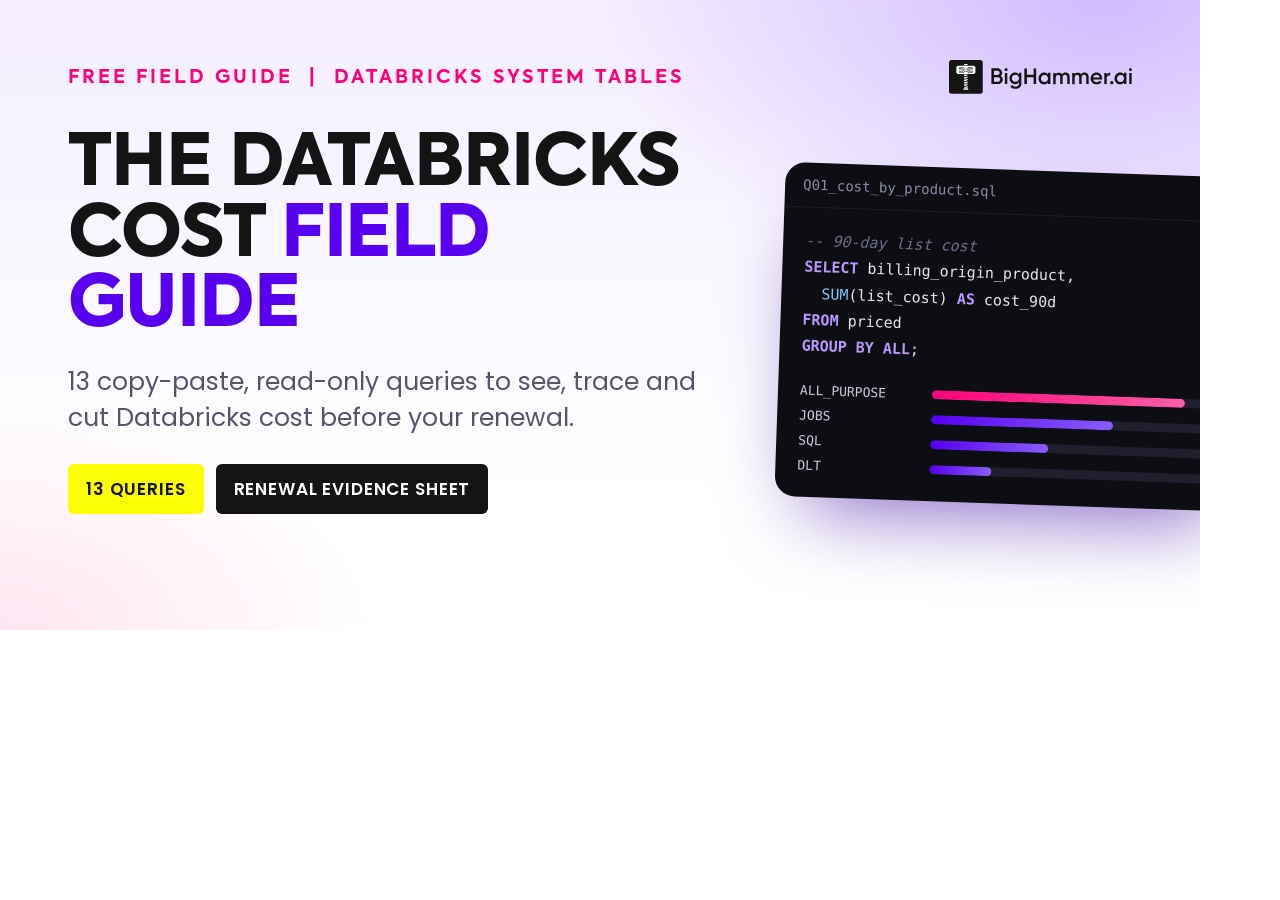
<file: tools/og.html>
<!doctype html><html><head><meta charset="utf-8"><link rel="stylesheet" href="../brand/brand.css">
<style>
body{margin:0}
.og{width:1200px;height:630px;position:relative;overflow:hidden;background:
 radial-gradient(60% 70% at 92% 0%, rgba(186,153,255,.6), transparent 70%),
 radial-gradient(45% 50% at 0% 100%, rgba(254,0,121,.10), transparent 70%),
 linear-gradient(180deg,#F4EEFF 0%,#FFFFFF 80%);padding:60px 68px;box-sizing:border-box}
.grid{position:absolute;inset:0;background-image:linear-gradient(rgba(86,0,239,.07) 1px,transparent 1px),linear-gradient(90deg,rgba(86,0,239,.07) 1px,transparent 1px);background-size:40px 40px;-webkit-mask-image:linear-gradient(180deg,#000,transparent 90%)}
.og>*{position:relative}
.top{display:flex;justify-content:space-between;align-items:center}
.top img{height:34px}
.eb{font-family:Axiforma;font-weight:700;font-size:19px;letter-spacing:.16em;text-transform:uppercase;color:#FE0079}
h1{font-family:Axiforma;font-weight:800;text-transform:uppercase;font-size:72px;line-height:.98;letter-spacing:-.015em;margin:36px 0 0;color:#141414;max-width:640px}
h1 em{font-style:normal;color:#5600EF}
p{font-family:Poppins;font-size:25px;line-height:1.45;color:#55556A;margin:22px 0 0;max-width:640px}
.chips{display:flex;gap:12px;margin-top:28px}
.c{font-family:Poppins;font-weight:600;font-size:17px;letter-spacing:.05em;text-transform:uppercase;padding:12px 18px;border-radius:6px;background:#FCFF00;color:#141414}
.c.d{background:#141414;color:#fff}
.code{position:absolute;right:-50px;top:170px;width:470px;background:#0D0D14;border-radius:20px;box-shadow:0 40px 80px -30px rgba(54,0,160,.6);transform:rotate(2deg);overflow:hidden}
.bar{padding:14px 18px;border-bottom:1px solid #1E1E2B;font-family:Menlo,monospace;font-size:14px;color:#8C8CA6}
pre{margin:0;padding:20px 22px;font-family:Menlo,monospace;font-size:15px;line-height:1.75;color:#E6E6F0}
.k{color:#BA99FF;font-weight:700}.f{color:#7CC8F5}.s{color:#B7FF6E}.cm{color:#6F6F8A;font-style:italic}
.rows{padding:4px 22px 24px;display:grid;gap:10px}
.r{display:grid;grid-template-columns:120px 1fr;gap:12px;align-items:center;font-family:Menlo,monospace;font-size:13px;color:#C9C9DA}
.t{height:9px;border-radius:9px;background:#1F1F2E;overflow:hidden}.t i{display:block;height:100%;background:linear-gradient(90deg,#5600EF,#8A5CFF);border-radius:9px}
.r.h .t i{background:linear-gradient(90deg,#FE0079,#FF5FA8)}
</style></head><body>
<div class="og"><div class="grid"></div>
<div class="top"><span class="eb">Free field guide &nbsp;|&nbsp; Databricks system tables</span><img src="../brand/bighammer-logo-dark.svg"></div>
<h1>The Databricks Cost <em>Field Guide</em></h1>
<p>13 copy-paste, read-only queries to see, trace and cut Databricks cost before your renewal.</p>
<div class="chips"><span class="c">13 queries</span><span class="c d">Renewal Evidence Sheet</span></div>
<div class="code"><div class="bar">Q01_cost_by_product.sql</div>
<pre><span class="cm">-- 90-day list cost</span>
<span class="k">SELECT</span> billing_origin_product,
  <span class="f">SUM</span>(list_cost) <span class="k">AS</span> cost_90d
<span class="k">FROM</span> priced
<span class="k">GROUP BY ALL</span>;</pre>
<div class="rows"><div class="r h"><span>ALL_PURPOSE</span><span class="t"><i style="width:86%"></i></span></div><div class="r"><span>JOBS</span><span class="t"><i style="width:62%"></i></span></div><div class="r"><span>SQL</span><span class="t"><i style="width:40%"></i></span></div><div class="r"><span>DLT</span><span class="t"><i style="width:21%"></i></span></div></div>
</div></div></body></html>
</file>
<file: brand/brand.css>
/* BigHammer.ai visual system for the webinar nurture sequence.
   Source of truth: Figma "BigHammer Webiste_Glenn" (TD9z8ciTPCECHOm8FffX6c) as implemented on bighammer.ai,
   computed styles captured 2026-10-05. Headlines Axiforma 800 uppercase, body Poppins. */
@font-face{font-family:Axiforma;src:url(fonts/axiforma-400.woff2) format("woff2");font-weight:400}
@font-face{font-family:Axiforma;src:url(fonts/axiforma-500.woff2) format("woff2");font-weight:500}
@font-face{font-family:Axiforma;src:url(fonts/axiforma-600.woff2) format("woff2");font-weight:600}
@font-face{font-family:Axiforma;src:url(fonts/axiforma-700.woff2) format("woff2");font-weight:700}
@font-face{font-family:Axiforma;src:url(fonts/axiforma-800.woff2) format("woff2");font-weight:800}
@font-face{font-family:Poppins;src:url(fonts/poppins-400.woff2) format("woff2");font-weight:400}
@font-face{font-family:Poppins;src:url(fonts/poppins-500.woff2) format("woff2");font-weight:500}
@font-face{font-family:Poppins;src:url(fonts/poppins-600.woff2) format("woff2");font-weight:600}
@font-face{font-family:Poppins;src:url(fonts/poppins-700.woff2) format("woff2");font-weight:700}
@font-face{font-family:Poppins;src:url(fonts/poppins-800.woff2) format("woff2");font-weight:800}

:root{
  /* core (bighammer.ai computed) */
  --ink:#141414;          /* body text, dark buttons */
  --night:#0D0D14;        /* dark sections */
  --night-2:#16161F;
  --paper:#FFFFFF;
  --violet:#5600EF;       /* primary accent: highlighted headline word, key shapes */
  --magenta:#FE0079;      /* brand accent: eyebrows, brand name, single hot callout */
  --yellow:#FCFF00;       /* CTA buttons, marker highlight */
  --neon:#00FF89;         /* positive on dark */
  --green:#00A85A;        /* savings / measured-good on light (only for savings) */
  --red:#E2231A;          /* waste / failure */
  --orange:#FF6A36;       /* warning, cost pain */
  --sky:#54BAEF;          /* neutral data series */
  --lime:#B7FF6E;
  /* lavender family (hero gradients, cards) */
  --lav-50:#F7F3FF; --lav-100:#EFE7FF; --lav-200:#DCCBFF; --lav-300:#BA99FF; --lav-500:#8A5CFF;
  --grey-50:#F6F6F8; --grey-100:#F2F2F6; --grey-200:#E4E4EA; --grey-400:#9A9AAE; --grey-600:#55556A;
  --radius:18px; --radius-sm:12px;
  --shadow:0 18px 40px -18px rgba(54,0,160,.28), 0 2px 6px rgba(20,20,20,.06);
  --font-display:Axiforma, Poppins, sans-serif;
  --font-body:Poppins, sans-serif;
  --font-mono:"SF Mono", ui-monospace, Menlo, monospace;
}
*{box-sizing:border-box;margin:0;padding:0}
html,body{background:#fff}
body{font-family:var(--font-body);color:var(--ink);-webkit-font-smoothing:antialiased}

/* ---- email hero canvas: 1200px wide (displays at 600px in email, 2x retina) ---- */
.canvas{position:relative;width:1200px;overflow:hidden;background:var(--paper);padding:64px 72px 0}
.canvas.light{background:
  radial-gradient(70% 55% at 85% 0%, rgba(186,153,255,.45), transparent 70%),
  radial-gradient(60% 50% at 0% 100%, rgba(254,0,121,.10), transparent 70%),
  linear-gradient(180deg,#F4EEFF 0%,#FFFFFF 62%)}
.canvas.dark{background:
  radial-gradient(130% 70% at 50% 0%, rgba(86,0,239,.38), transparent 60%),
  linear-gradient(180deg,#16161F,#0D0D14);color:#fff}
.canvas .grid-bg{position:absolute;inset:0;pointer-events:none;
  background-image:linear-gradient(rgba(86,0,239,.06) 1px,transparent 1px),linear-gradient(90deg,rgba(86,0,239,.06) 1px,transparent 1px);
  background-size:40px 40px;mask-image:linear-gradient(180deg,#000 0%,transparent 75%)}
.canvas.dark .grid-bg{background-image:linear-gradient(rgba(255,255,255,.05) 1px,transparent 1px),linear-gradient(90deg,rgba(255,255,255,.05) 1px,transparent 1px)}
.canvas > *{position:relative}

/* header row: eyebrow left, logo right */
.top{display:flex;justify-content:space-between;align-items:center;margin-bottom:26px}
.eyebrow{font-family:var(--font-display);font-weight:700;font-size:22px;letter-spacing:.14em;text-transform:uppercase;color:var(--magenta)}
.eyebrow .sep{color:var(--lav-300);margin:0 10px}
.logo{height:38px}
.dark .eyebrow{color:#FF4FA3}

h1.headline{font-family:var(--font-display);font-weight:800;text-transform:uppercase;font-size:58px;line-height:1.04;letter-spacing:-.01em;color:var(--ink);max-width:1000px}
h1.headline em{font-style:normal;color:var(--violet)}
.dark h1.headline{color:#fff}
.dark h1.headline em{color:var(--lav-300)}
.sub{font-size:27px;line-height:1.45;color:var(--grey-600);margin-top:16px;max-width:960px}
.dark .sub{color:rgba(255,255,255,.72)}
.mark{background:linear-gradient(transparent 58%, var(--yellow) 58%);padding:0 4px}

/* cards */
.card{background:#fff;border:1px solid var(--grey-200);border-radius:var(--radius);box-shadow:var(--shadow)}
.card.lav{background:var(--lav-50);border-color:var(--lav-200)}
.dark .card{background:rgba(255,255,255,.06);border-color:rgba(255,255,255,.12);box-shadow:none}
.chip{display:inline-flex;align-items:center;gap:8px;font-family:var(--font-display);font-weight:700;font-size:18px;letter-spacing:.08em;text-transform:uppercase;padding:8px 16px;border-radius:999px;background:var(--lav-100);color:var(--violet)}
.chip.measured{background:#E3F8EE;color:#00804A}
.chip.estimated{background:#FFF0E8;color:#C2410C}
.chip.waste{background:#FDE7E6;color:var(--red)}
.chip.dark{background:var(--ink);color:#fff}
.num{font-family:var(--font-display);font-weight:800;letter-spacing:-.02em}
.mono{font-family:var(--font-mono)}
.label{font-size:22px;color:var(--grey-600)}

/* footer strip */
.foot{display:flex;justify-content:space-between;align-items:center;margin:40px -72px 0;padding:22px 72px;border-top:1px solid var(--grey-200);font-size:21px;color:var(--grey-600);background:rgba(255,255,255,.7)}
.foot b{color:var(--ink);font-weight:600}
.dark .foot{border-color:rgba(255,255,255,.1);background:rgba(0,0,0,.25);color:rgba(255,255,255,.6)}
.dark .foot b{color:#fff}
.foot .src{font-family:var(--font-mono);font-size:18px;color:var(--violet)}
.dark .foot .src{color:var(--lav-300)}
.illustrative{font-size:18px;letter-spacing:.06em;text-transform:uppercase;color:var(--grey-400)}

.btn{display:inline-block;font-family:var(--font-body);font-weight:600;font-size:20px;letter-spacing:.04em;text-transform:uppercase;padding:18px 30px;border-radius:6px;background:var(--yellow);color:var(--ink)}
.btn.dark{background:var(--ink);color:#fff}
</file>
<file: assets/site.css>
/* The Databricks Cost Field Guide. Site styles layered on brand/brand.css (BigHammer.ai design system). */
:root{
  --topbar-h:64px;
  --side-w:272px;
  --content-max:840px;
  --code-bg:#0D0D14;
  --code-line:#1E1E2B;
  --focus:0 0 0 3px rgba(86,0,239,.28);
}
html{scroll-behavior:smooth;scroll-padding-top:calc(var(--topbar-h) + 24px)}
body{font-size:16px;line-height:1.65;color:var(--ink);background:#fff;text-rendering:optimizeLegibility}
img,svg{display:block;max-width:100%}
a{color:var(--violet);text-decoration-thickness:1px;text-underline-offset:3px}
a:hover{text-decoration-thickness:2px}
:focus-visible{outline:none;box-shadow:var(--focus);border-radius:6px}
.wrap{max-width:1280px;margin:0 auto;padding:0 32px}
.sr-only{position:absolute;width:1px;height:1px;overflow:hidden;clip:rect(0 0 0 0);white-space:nowrap}
.skip{position:absolute;left:-999px;top:8px;z-index:100;background:var(--yellow);color:var(--ink);padding:8px 14px;border-radius:6px;font-weight:600}
.skip:focus{left:12px}

/* ---------- buttons ---------- */
.btn{font-size:14px;padding:14px 22px;line-height:1.1;text-decoration:none;border:0;cursor:pointer;transition:transform .15s ease, box-shadow .15s ease, background .15s ease;display:inline-flex;align-items:center;gap:10px;white-space:nowrap}
.btn:hover{transform:translateY(-1px);box-shadow:0 10px 24px -10px rgba(20,20,20,.45)}
.btn.ghost{background:transparent;color:var(--ink);box-shadow:inset 0 0 0 1.5px var(--ink)}
.btn.ghost:hover{background:var(--ink);color:#fff}
.btn.ghost-light{background:transparent;color:#fff;box-shadow:inset 0 0 0 1.5px rgba(255,255,255,.7)}
.btn.ghost-light:hover{background:#fff;color:var(--ink)}
.btn.sm{font-size:12.5px;padding:10px 16px}
.btn .arr{transition:transform .15s ease}
.btn:hover .arr{transform:translateX(3px)}

/* ---------- top bar ---------- */
.topbar{position:sticky;top:0;z-index:50;height:var(--topbar-h);background:var(--night);color:#fff;border-bottom:1px solid rgba(255,255,255,.06)}
.topbar .wrap{height:100%;display:flex;align-items:center;gap:20px}
.brandmark{display:flex;align-items:center;gap:14px;text-decoration:none;color:#fff;flex-shrink:0}
.brandmark img{height:26px;width:auto}
.brandmark .tag{font-family:var(--font-display);font-weight:700;font-size:11px;letter-spacing:.14em;text-transform:uppercase;color:#fff;padding:5px 10px;border-radius:999px;background:rgba(255,255,255,.08);border:1px solid rgba(255,255,255,.12)}
.topnav{display:flex;align-items:center;gap:26px;margin-left:auto}
.topnav a{color:rgba(255,255,255,.82);text-decoration:none;font-size:13px;font-weight:500;letter-spacing:.06em;text-transform:uppercase}
.topnav a:hover{color:#fff}
.topnav .btn{color:var(--ink)}
.progress{position:absolute;left:0;bottom:-1px;height:3px;width:100%;background:transparent}
.progress span{display:block;height:100%;width:0;background:linear-gradient(90deg,var(--violet),var(--magenta));transition:width .1s linear}

/* ---------- hero ---------- */
.hero{position:relative;overflow:hidden;background:
  radial-gradient(60% 70% at 88% 8%, rgba(186,153,255,.55), transparent 70%),
  radial-gradient(45% 50% at 0% 100%, rgba(254,0,121,.08), transparent 70%),
  linear-gradient(180deg,#F4EEFF 0%,#FFFFFF 78%);padding:84px 0 72px}
.hero .grid-bg{position:absolute;inset:0;pointer-events:none;
  background-image:linear-gradient(rgba(86,0,239,.06) 1px,transparent 1px),linear-gradient(90deg,rgba(86,0,239,.06) 1px,transparent 1px);
  background-size:40px 40px;-webkit-mask-image:linear-gradient(180deg,#000 0%,transparent 85%);mask-image:linear-gradient(180deg,#000 0%,transparent 85%)}
.hero .wrap{position:relative;display:grid;grid-template-columns:minmax(0,1.08fr) minmax(0,.92fr);gap:56px;align-items:center}
.eyebrow{font-size:13px;letter-spacing:.16em;display:flex;flex-wrap:wrap;align-items:center;gap:0}
.eyebrow .sep{margin:0 12px}
.hero h1{font-family:var(--font-display);font-weight:800;text-transform:uppercase;font-size:clamp(38px,5.2vw,66px);line-height:1.0;letter-spacing:-.015em;margin:18px 0 22px}
.hero h1 em{font-style:normal;color:var(--violet)}
.hero .lede{font-size:clamp(16px,1.35vw,19px);line-height:1.6;color:var(--grey-600);max-width:600px}
.hero .lede b{color:var(--ink);font-weight:600}
.hero .ctas{display:flex;flex-wrap:wrap;gap:12px;margin-top:30px}
.hero-link{align-self:center;font-size:14px;font-weight:600;color:var(--violet);text-decoration:none;padding:6px 4px}
.hero-link:hover{text-decoration:underline}
.hero .meta{display:flex;flex-wrap:wrap;gap:10px 22px;margin-top:28px;font-size:13.5px;color:var(--grey-600)}
.hero .meta span{display:inline-flex;align-items:center;gap:8px}
.hero .meta svg{width:16px;height:16px;color:var(--green)}

.hero-card{position:relative;border-radius:var(--radius);background:var(--code-bg);box-shadow:0 40px 80px -30px rgba(54,0,160,.55),0 2px 8px rgba(20,20,20,.1);overflow:hidden;transform:rotate(.6deg)}
.hero-card .bar{display:flex;align-items:center;gap:8px;padding:12px 16px;border-bottom:1px solid var(--code-line);font-family:var(--font-mono);font-size:12px;color:#8C8CA6}
.hero-card .dots{display:flex;gap:6px;margin-right:6px}.hero-card .dots i{width:10px;height:10px;border-radius:50%;background:#2A2A3A}
.hero-card pre{margin:0;padding:18px 20px;font-family:var(--font-mono);font-size:12.5px;line-height:1.7;color:#E6E6F0}
.hero-card .result{border-top:1px solid var(--code-line);padding:14px 20px 18px;background:#11111B}
.hero-card .result-h{font-family:var(--font-mono);font-size:11px;letter-spacing:.08em;text-transform:uppercase;color:#6E6E88;margin-bottom:10px;display:flex;justify-content:space-between}
.bars{display:grid;gap:8px}
.bars .row{display:grid;grid-template-columns:112px 1fr;gap:12px;align-items:center;font-family:var(--font-mono);font-size:11.5px;color:#C9C9DA}
.bars .track{height:8px;border-radius:99px;background:#1F1F2E;overflow:hidden}
.bars .track i{display:block;height:100%;border-radius:99px;background:linear-gradient(90deg,var(--violet),var(--lav-500))}
.bars .row.hot .track i{background:linear-gradient(90deg,var(--magenta),#FF5FA8)}
.hero-float{position:absolute;right:-14px;bottom:-22px;background:#fff;border-radius:14px;box-shadow:var(--shadow);padding:12px 16px;display:flex;gap:12px;align-items:center;font-size:13px;transform:rotate(-1.5deg);border:1px solid var(--lav-200)}
.hero-float b{font-family:var(--font-display);font-weight:800;font-size:20px;color:var(--violet)}
.hero-visual{position:relative;padding-bottom:20px}

/* stat strip */
.stats{position:relative;margin-top:-1px;border-top:1px solid var(--grey-200);border-bottom:1px solid var(--grey-200);background:#fff}
.stats .wrap{display:grid;grid-template-columns:repeat(4,1fr)}
.stat{padding:22px 24px;border-left:1px solid var(--grey-200)}
.stat:first-child{border-left:0;padding-left:0}
.stat .num{font-size:30px;line-height:1;color:var(--ink)}
.stat .num em{font-style:normal;color:var(--violet)}
.stat p{font-size:13px;color:var(--grey-600);margin-top:6px}

/* ---------- doc layout ---------- */
.doc{display:grid;grid-template-columns:var(--side-w) minmax(0,1fr);gap:64px;padding-top:56px;padding-bottom:40px}
.side{position:relative}
.side-inner{position:sticky;top:calc(var(--topbar-h) + 28px);max-height:calc(100vh - var(--topbar-h) - 48px);overflow:auto;padding-right:6px;scrollbar-width:thin}
.side h4{font-family:var(--font-display);font-weight:700;font-size:11px;letter-spacing:.16em;text-transform:uppercase;color:var(--magenta);margin-bottom:12px}
.side-progress{background:var(--lav-50);border:1px solid var(--lav-200);border-radius:var(--radius-sm);padding:14px 16px;margin-bottom:22px}
.side-progress .lbl{display:flex;justify-content:space-between;font-size:12.5px;color:var(--grey-600);margin-bottom:8px}
.side-progress .lbl b{color:var(--ink);font-weight:600}
.meter{height:6px;border-radius:99px;background:var(--lav-200);overflow:hidden}
.meter i{display:block;height:100%;width:0;background:linear-gradient(90deg,var(--violet),var(--magenta));transition:width .3s ease}
.toc{list-style:none}
.toc > li{margin-bottom:4px}
.toc a{display:flex;align-items:center;gap:10px;text-decoration:none;color:var(--grey-600);font-size:14px;padding:7px 10px;border-radius:8px;line-height:1.3}
.toc a:hover{background:var(--grey-50);color:var(--ink)}
.toc .n{font-family:var(--font-display);font-weight:800;font-size:11px;line-height:1;padding-top:2px;width:24px;height:24px;border-radius:7px;display:grid;place-items:center;background:var(--grey-100);color:var(--grey-600);flex-shrink:0;transition:all .2s}
.toc a.active{color:var(--ink);font-weight:600;background:var(--lav-50)}
.toc a.active .n{background:var(--violet);color:#fff}
.toc a.done .n{background:#E3F8EE;color:var(--green)}
.toc a.active.done .n{background:var(--violet);color:#fff}
.toc ul{list-style:none;margin:2px 0 8px 34px;border-left:1px solid var(--grey-200);display:none}
.toc a.active + ul{display:block}
.toc ul a{font-size:13px;padding:5px 10px;border-radius:0 8px 8px 0;margin-left:-1px;border-left:2px solid transparent}
.toc ul a.active{background:none;border-left-color:var(--violet);color:var(--violet);font-weight:500}
.toc ul a .tick{margin-left:auto;color:var(--green);font-size:12px;opacity:0}
.toc ul a.copied .tick{opacity:1}
.toc .extra a{color:var(--ink)}
.side-cta{margin-top:22px;padding:18px;border-radius:var(--radius-sm);background:var(--night);color:#fff}
.side-cta p{font-size:13px;line-height:1.5;color:rgba(255,255,255,.75);margin:6px 0 14px}
.side-cta strong{font-family:var(--font-display);font-weight:800;text-transform:uppercase;font-size:15px;letter-spacing:.01em}

/* mobile chapter bar */
.mbar{display:none}

/* ---------- content ---------- */
.content{min-width:0;max-width:var(--content-max)}
.content p{margin:0 0 14px}
.content h2{font-family:var(--font-display);font-weight:800;text-transform:uppercase;font-size:clamp(30px,3.4vw,42px);line-height:1.04;letter-spacing:-.01em}
.content h2 em{font-style:normal;color:var(--violet)}
.content h3{font-family:var(--font-display);font-weight:700;font-size:21px;line-height:1.3;letter-spacing:-.005em}
.kicker{font-family:var(--font-display);font-weight:700;font-size:12px;letter-spacing:.16em;text-transform:uppercase;color:var(--magenta);margin-bottom:12px;display:block}

.intro-card{padding:30px 32px;margin-bottom:28px}
.intro-card h2{font-size:28px;margin-bottom:14px}
.intro-grid{display:grid;grid-template-columns:repeat(3,1fr);gap:14px;margin:20px 0 22px}
.intro-grid div{background:var(--grey-50);border-radius:var(--radius-sm);padding:16px}
.intro-grid b{display:block;font-family:var(--font-display);font-weight:700;font-size:14px;margin-bottom:4px}
.intro-grid span{font-size:13.5px;color:var(--grey-600);line-height:1.5;display:block}
.tables-list{display:flex;flex-wrap:wrap;gap:8px;margin-top:6px}
.tables-list a{font-family:var(--font-mono);font-size:12.5px;padding:6px 10px;border-radius:8px;background:var(--lav-50);border:1px solid var(--lav-200);text-decoration:none;color:var(--violet)}
.tables-list a:hover{background:var(--lav-100)}
.legend{display:flex;flex-wrap:wrap;gap:14px 24px;align-items:flex-start;margin-top:22px;padding-top:20px;border-top:1px solid var(--grey-200);font-size:13.5px;color:var(--grey-600)}
.legend > div{display:flex;gap:10px;align-items:flex-start;flex:1 1 220px}
.chip{font-size:10.5px;padding:4px 9px;letter-spacing:.1em;flex-shrink:0;line-height:1.4}
.note{font-size:13.5px;color:var(--grey-600)}
.listnote{font-size:11.5px;color:var(--grey-600);align-self:center;font-style:italic}

/* chapter */
.chapter{padding-top:72px}
.chapter-head{display:grid;grid-template-columns:auto 1fr;gap:22px;align-items:start;margin-bottom:26px}
.ch-num{font-family:var(--font-display);font-weight:800;font-size:60px;line-height:.82;color:transparent;-webkit-text-stroke:1.5px var(--lav-300)}
.chapter-head p.why{font-size:17px;color:var(--grey-600);margin-top:14px;max-width:680px}
.chapter-head p.why b{color:var(--ink);font-weight:600}

/* query card */
.q{margin:26px 0 30px;padding:28px 30px 26px;border-radius:var(--radius);background:#fff;border:1px solid var(--grey-200);box-shadow:var(--shadow);scroll-margin-top:calc(var(--topbar-h) + 20px)}
.q-head{display:flex;gap:14px;align-items:flex-start;margin-bottom:10px}
.q-id{font-family:var(--font-mono);font-size:12px;font-weight:600;color:var(--violet);background:var(--lav-50);border:1px solid var(--lav-200);padding:4px 8px;border-radius:7px;flex-shrink:0;margin-top:2px}
.q-tables{display:flex;flex-wrap:wrap;gap:6px;margin:4px 0 16px}
.q-tables code{font-family:var(--font-mono);font-size:11.5px;color:var(--grey-600);background:var(--grey-50);border:1px solid var(--grey-200);padding:3px 8px;border-radius:6px}
.q-why{font-size:15.5px}
.q-why b{font-weight:600}
.content code.i{font-family:var(--font-mono);font-size:.86em;background:var(--grey-100);padding:2px 6px;border-radius:5px;color:#2B1170;word-break:break-word}

/* code block */
.code{margin:18px 0 20px;border-radius:14px;background:var(--code-bg);overflow:hidden;border:1px solid #20202C}
.code-bar{display:flex;align-items:center;justify-content:space-between;gap:12px;padding:9px 10px 9px 16px;border-bottom:1px solid var(--code-line);background:#12121C}
.code-bar .fn{font-family:var(--font-mono);font-size:12px;color:#8C8CA6;display:flex;align-items:center;gap:8px;min-width:0;overflow:hidden;white-space:nowrap;text-overflow:ellipsis}
.code-bar .fn i{width:8px;height:8px;border-radius:50%;background:var(--neon);flex-shrink:0;box-shadow:0 0 8px rgba(0,255,137,.6)}
.copy{font-family:var(--font-body);font-weight:600;font-size:11.5px;letter-spacing:.08em;text-transform:uppercase;border:0;border-radius:6px;padding:8px 12px;background:var(--yellow);color:var(--ink);cursor:pointer;display:inline-flex;align-items:center;gap:7px;flex-shrink:0;transition:background .15s ease}
.copy svg{width:14px;height:14px}
.copy:hover{background:#F0F300}
.copy.ok{background:var(--neon)}
.code pre{margin:0;padding:18px 20px;overflow:auto;max-height:560px;font-family:var(--font-mono);font-size:13px;line-height:1.68;color:#E6E6F0;tab-size:2;scrollbar-width:thin;scrollbar-color:#33334A transparent}
.code pre code{font-family:inherit;white-space:pre}
.code.collapsed pre{max-height:300px;overflow:hidden;-webkit-mask-image:linear-gradient(180deg,#000 70%,transparent);mask-image:linear-gradient(180deg,#000 70%,transparent)}
.expand{display:block;width:100%;border:0;border-top:1px solid var(--code-line);background:#12121C;color:#BA99FF;font-family:var(--font-body);font-weight:600;font-size:12px;letter-spacing:.08em;text-transform:uppercase;padding:10px;cursor:pointer}
.expand:hover{color:#fff}
.tok-k{color:#BA99FF;font-weight:600}
.tok-f{color:#7CC8F5}
.tok-s{color:#B7FF6E}
.tok-n{color:#FFB079}
.tok-c{color:#6F6F8A;font-style:italic}
.tok-o{color:#FF7AB8}
.tok-t{color:#F4F4FF}
.tok-p{color:#FCFF00;background:rgba(252,255,0,.08);border-radius:3px}

/* read / good grid */
.rg{display:grid;grid-template-columns:1fr 1fr;gap:14px;margin-top:6px}
.rg > div{border-radius:var(--radius-sm);padding:16px 18px;background:var(--grey-50);border:1px solid var(--grey-200)}
.rg h4{font-family:var(--font-display);font-weight:700;font-size:12px;letter-spacing:.12em;text-transform:uppercase;margin-bottom:8px;display:flex;align-items:center;gap:8px}
.rg h4 svg{width:16px;height:16px}
.rg .read h4{color:var(--violet)}
.rg .good{background:#F2FBF6;border-color:#CBEFDC}
.rg .good h4{color:#00804A}
.rg p,.rg li{font-size:14px;line-height:1.6;color:#2E2E3A}
.rg ul{padding-left:18px}
.rg li{margin-bottom:5px}
.rg p:last-child{margin-bottom:0}

.bench{margin-top:14px;border-radius:var(--radius-sm);padding:16px 18px 16px 20px;background:linear-gradient(135deg,var(--lav-50),#fff);border:1px solid var(--lav-200);position:relative;display:grid;grid-template-columns:auto 1fr;gap:14px;align-items:start}
.bench::before{content:"";position:absolute;left:0;top:14px;bottom:14px;width:3px;border-radius:3px;background:var(--magenta)}
.bench .lbl{font-family:var(--font-display);font-weight:700;font-size:11px;letter-spacing:.14em;text-transform:uppercase;color:var(--magenta);white-space:nowrap;padding-top:2px}
.bench p{font-size:14px;margin:0;line-height:1.6}
.bench b{font-weight:600}
.caveat{margin-top:14px;font-size:13px;color:var(--grey-600);display:flex;gap:10px;align-items:flex-start;line-height:1.55}
.caveat svg{width:16px;height:16px;flex-shrink:0;margin-top:2px;color:var(--orange)}

.inline-cta{margin:34px 0 8px;padding:26px 28px;border-radius:var(--radius);background:var(--night);color:#fff;display:grid;grid-template-columns:1fr auto;gap:24px;align-items:center;position:relative;overflow:hidden}
.inline-cta::after{content:"";position:absolute;inset:0;background:radial-gradient(60% 120% at 100% 0%,rgba(86,0,239,.45),transparent 60%);pointer-events:none}
.inline-cta > *{position:relative;z-index:1}
.inline-cta .kicker{color:#FF4FA3;margin-bottom:8px}
.inline-cta h3{font-family:var(--font-display);font-weight:800;text-transform:uppercase;font-size:22px;line-height:1.15}
.inline-cta h3 em{font-style:normal;color:var(--lav-300)}
.inline-cta p{font-size:14.5px;color:rgba(255,255,255,.72);margin:8px 0 0}

/* scorer */
.matrix{display:grid;grid-template-columns:110px repeat(3,1fr);gap:6px;margin:18px 0 8px;font-size:13px}
.matrix .h{font-family:var(--font-display);font-weight:700;font-size:11px;letter-spacing:.1em;text-transform:uppercase;color:var(--grey-600);display:flex;align-items:center;padding:6px 4px}
.matrix .h.col{justify-content:center;text-align:center}
.matrix .cell{border-radius:10px;padding:12px 8px;text-align:center;font-weight:600;line-height:1.25;display:flex;align-items:center;justify-content:center;min-height:54px}
.o-keep{background:var(--lav-100);color:var(--violet)}
.o-migrate{background:#E3F8EE;color:#00804A}
.o-optimise{background:#FFF7CC;color:#6B5B00}
.o-evaluate{background:#E8F4FD;color:#1C6FA3}
.o-defer{background:var(--grey-100);color:var(--grey-600)}
.scorer{margin-top:18px;border:1px solid var(--grey-200);border-radius:var(--radius-sm);overflow:hidden}
.scorer-row{display:grid;grid-template-columns:1fr;gap:12px;padding:16px 18px;border-top:1px solid var(--grey-200)}
.scorer-row:first-child{border-top:0}
.sr-top{display:grid;grid-template-columns:1.6fr 1fr 1fr auto;gap:10px;align-items:end}
.sigs{display:flex;flex-wrap:wrap;gap:6px}
.sig{display:inline-flex;align-items:center;gap:6px;font-size:12.5px;padding:5px 10px;border-radius:999px;border:1px solid var(--grey-200);cursor:pointer;user-select:none;background:#fff;transition:all .15s}
.sig input{accent-color:var(--violet);margin:0}
.sig:has(input:checked){background:var(--lav-50);border-color:var(--lav-300);color:var(--violet)}
.sig small{color:var(--grey-400);font-size:10.5px}
.outcome{font-family:var(--font-display);font-weight:700;font-size:12px;letter-spacing:.06em;text-transform:uppercase;padding:9px 12px;border-radius:8px;white-space:nowrap;text-align:center;min-width:170px}
.scorer-foot{display:flex;flex-wrap:wrap;gap:10px;justify-content:space-between;align-items:center;padding:14px 18px;background:var(--grey-50);border-top:1px solid var(--grey-200)}
.linkbtn{background:none;border:0;color:var(--violet);font-weight:600;font-size:13px;cursor:pointer;padding:6px 0;font-family:inherit}
.linkbtn:hover{text-decoration:underline}
.linkbtn.danger{color:var(--grey-600)}

/* form fields */
.field{display:flex;flex-direction:column;gap:5px;min-width:0}
.field label,.flabel{font-size:11.5px;font-weight:600;letter-spacing:.06em;text-transform:uppercase;color:var(--grey-600)}
.field input,.field select,.field textarea,.tbl input,.tbl select{font-family:var(--font-body);font-size:14px;color:var(--ink);background:#fff;border:1px solid var(--grey-200);border-radius:8px;padding:9px 11px;width:100%;transition:border-color .15s, box-shadow .15s}
.field textarea{resize:vertical;min-height:84px;line-height:1.5}
.field input:focus,.field select:focus,.field textarea:focus,.tbl input:focus,.tbl select:focus{outline:none;border-color:var(--violet);box-shadow:var(--focus)}
.field input::placeholder,.tbl input::placeholder,.field textarea::placeholder{color:#A9A9BB}

/* parity generator */
.gen{display:grid;grid-template-columns:1fr 1fr;gap:12px;padding:18px;border-radius:var(--radius-sm);background:var(--lav-50);border:1px solid var(--lav-200);margin:16px 0 4px}
.gen .full{grid-column:1/-1}
.gen .hint{grid-column:1/-1;font-size:12.5px;color:var(--grey-600);margin:0}
.parity-steps{counter-reset:ps;margin-top:8px}
.ps{counter-increment:ps;padding-top:18px}
.ps h4{font-family:var(--font-display);font-weight:700;font-size:16px;display:flex;align-items:center;gap:10px}
.ps h4::before{content:counter(ps);font-size:12px;line-height:1;padding-top:2px;width:24px;height:24px;border-radius:7px;display:grid;place-items:center;background:var(--violet);color:#fff;flex-shrink:0}
.ps > p{font-size:14.5px;color:#2E2E3A;margin:6px 0 0}
.pass{display:inline-flex;align-items:center;gap:6px;font-size:12.5px;font-weight:600;color:#00804A;background:#E3F8EE;border-radius:999px;padding:3px 10px;margin-top:2px}

/* ---------- evidence sheet ---------- */
.sheet-section{padding:96px 0 40px;background:linear-gradient(180deg,#fff 0%,var(--lav-50) 14%,var(--lav-50) 86%,#fff 100%);position:relative}
.sheet-intro{max-width:780px;margin:0 auto 34px;text-align:center}
.sheet-intro h2{font-family:var(--font-display);font-weight:800;text-transform:uppercase;font-size:clamp(30px,3.6vw,46px);line-height:1.04;margin:4px 0 14px}
.sheet-intro h2 em{font-style:normal;color:var(--violet)}
.sheet-intro p{color:var(--grey-600);font-size:16.5px}
.privacy{display:inline-flex;align-items:center;gap:10px;margin-top:16px;padding:10px 16px;border-radius:999px;background:#fff;border:1px solid #CBEFDC;color:#00804A;font-size:13.5px;font-weight:600}
.privacy svg{width:16px;height:16px}
.sheet{max-width:960px;margin:0 auto;background:#fff;border-radius:22px;border:1px solid var(--lav-200);box-shadow:0 40px 80px -40px rgba(54,0,160,.35),0 2px 6px rgba(20,20,20,.05);padding:40px 44px 34px}
.sheet-head{display:flex;justify-content:space-between;align-items:flex-start;gap:20px;padding-bottom:22px;border-bottom:2px solid var(--ink);margin-bottom:8px}
.sheet-head h3{font-family:var(--font-display);font-weight:800;text-transform:uppercase;font-size:26px;line-height:1.05}
.sheet-head h3 em{font-style:normal;color:var(--violet)}
.sheet-head .sub{font-size:13px;color:var(--grey-600);margin-top:6px}
.sheet-head img{height:24px;width:auto}
.sgrid{display:grid;grid-template-columns:repeat(4,1fr);gap:12px}
.sblock{padding:22px 0 6px;border-bottom:1px solid var(--grey-200)}
.sblock:last-of-type{border-bottom:0}
.sblock-h{display:flex;align-items:center;gap:12px;margin-bottom:14px;flex-wrap:wrap}
.sblock-h .n{font-family:var(--font-display);font-weight:800;font-size:12px;line-height:1;padding-top:2px;width:26px;height:26px;border-radius:8px;display:grid;place-items:center;background:var(--ink);color:#fff;flex-shrink:0}
.sblock-h h4{font-family:var(--font-display);font-weight:700;font-size:16px;text-transform:uppercase;letter-spacing:.02em}
.sblock-h .src{font-family:var(--font-mono);font-size:11.5px;color:var(--violet);margin-left:auto}
.calc{display:flex;flex-direction:column;gap:5px}
.calc .v{font-family:var(--font-display);font-weight:800;font-size:20px;padding:6px 0;color:var(--ink);min-height:40px;display:flex;align-items:center}
.calc .v.gap{color:var(--orange)}
.calc .v.good{color:var(--green)}
.money{position:relative}
.money::before{content:attr(data-cur);position:absolute;left:11px;top:50%;transform:translateY(-50%);font-size:14px;color:var(--grey-400);pointer-events:none}
.money input{padding-left:24px}
.tbl{width:100%;border-collapse:separate;border-spacing:0}
.tbl th{font-size:11px;font-weight:600;letter-spacing:.06em;text-transform:uppercase;color:var(--grey-600);text-align:left;padding:0 6px 8px}
.tbl td{padding:3px 6px}
.tbl td.idx{font-family:var(--font-mono);font-size:12px;color:var(--grey-400);width:28px;text-align:right;padding-right:10px}
.tbl input,.tbl select{padding:7px 9px;font-size:13.5px}
.sheet-foot{display:flex;flex-wrap:wrap;gap:12px;justify-content:space-between;align-items:center;margin-top:24px;padding-top:22px;border-top:2px solid var(--ink)}
.sheet-foot .disc{font-size:12px;color:var(--grey-600);max-width:520px;line-height:1.5}
.sheet-actions{display:flex;gap:10px;flex-wrap:wrap;justify-content:center;margin:26px auto 0;max-width:960px}
.saved{font-size:12.5px;color:var(--grey-600);display:flex;align-items:center;gap:6px;justify-content:center;margin-top:12px}
.saved i{width:7px;height:7px;border-radius:50%;background:var(--green)}
.print-only{display:none}

/* ---------- closing ---------- */
.closing{position:relative;overflow:hidden;background:radial-gradient(90% 70% at 50% 0%,rgba(86,0,239,.42),transparent 62%),linear-gradient(180deg,#16161F,#0D0D14);color:#fff;padding:100px 0 90px}
.closing .grid-bg{position:absolute;inset:0;pointer-events:none;background-image:linear-gradient(rgba(255,255,255,.045) 1px,transparent 1px),linear-gradient(90deg,rgba(255,255,255,.045) 1px,transparent 1px);background-size:40px 40px;-webkit-mask-image:linear-gradient(180deg,#000,transparent 80%);mask-image:linear-gradient(180deg,#000,transparent 80%)}
.closing .wrap{position:relative}
.closing .kicker{color:#FF4FA3}
.closing h2{font-family:var(--font-display);font-weight:800;text-transform:uppercase;font-size:clamp(32px,4.4vw,56px);line-height:1.02;max-width:900px}
.closing h2 em{font-style:normal;color:var(--lav-300)}
.closing .lede{font-size:18px;color:rgba(255,255,255,.72);max-width:720px;margin-top:18px}
.compare{display:grid;grid-template-columns:1fr 1fr;gap:18px;margin-top:44px}
.compare > div{border-radius:var(--radius);padding:26px 28px;background:rgba(255,255,255,.05);border:1px solid rgba(255,255,255,.1)}
.compare > div.plus{background:linear-gradient(160deg,rgba(86,0,239,.32),rgba(255,255,255,.04));border-color:rgba(186,153,255,.35)}
.compare h3{font-family:var(--font-display);font-weight:800;text-transform:uppercase;font-size:18px;margin-bottom:14px;letter-spacing:.01em}
.compare ul{list-style:none;display:grid;gap:11px}
.compare li{display:grid;grid-template-columns:20px 1fr;gap:10px;font-size:14.5px;line-height:1.5;color:rgba(255,255,255,.82)}
.compare li svg{width:18px;height:18px;margin-top:2px;color:var(--lav-300)}
.compare .plus li svg{color:var(--neon)}
.closing .ctas{display:flex;flex-wrap:wrap;gap:12px;margin-top:40px;align-items:center}
.closing .fine{font-size:13px;color:rgba(255,255,255,.55);margin-top:18px;max-width:720px}
.tools{display:grid;grid-template-columns:repeat(3,1fr);gap:16px;margin-top:56px}
.tool{display:block;text-decoration:none;color:#fff;border-radius:var(--radius);padding:22px 22px 20px;background:rgba(255,255,255,.04);border:1px solid rgba(255,255,255,.1);transition:transform .15s ease,border-color .15s ease,background .15s}
.tool:hover{transform:translateY(-2px);border-color:rgba(186,153,255,.5);background:rgba(255,255,255,.07)}
.tool .kicker{font-size:11px;margin-bottom:8px}
.tool b{display:block;font-family:var(--font-display);font-weight:800;text-transform:uppercase;font-size:16px;margin-bottom:6px}
.tool span{font-size:13.5px;color:rgba(255,255,255,.68);line-height:1.5;display:block}
.tool .go{margin-top:14px;font-size:12px;font-weight:600;letter-spacing:.08em;text-transform:uppercase;color:var(--yellow)}

footer.site{background:#0D0D14;color:rgba(255,255,255,.55);font-size:13px;padding:28px 0 36px;border-top:1px solid rgba(255,255,255,.07)}
footer.site .wrap{display:flex;flex-wrap:wrap;gap:16px;justify-content:space-between;align-items:center}
footer.site img{height:22px;width:auto}
footer.site a{color:rgba(255,255,255,.75)}

.toast{position:fixed;left:50%;bottom:24px;transform:translate(-50%,20px);background:var(--ink);color:#fff;font-size:13.5px;padding:11px 18px;border-radius:10px;box-shadow:0 20px 40px -12px rgba(0,0,0,.5);opacity:0;pointer-events:none;transition:all .25s ease;z-index:80;display:flex;gap:10px;align-items:center}
.toast.show{opacity:1;transform:translate(-50%,0)}
.toast i{width:8px;height:8px;border-radius:50%;background:var(--neon)}

/* ---------- responsive ---------- */
@media (max-width:1180px){
  .topnav a.hide-md{display:none}
  .doc{grid-template-columns:232px minmax(0,1fr);gap:40px}
}
@media (max-width:980px){
  .hero .wrap{grid-template-columns:1fr;gap:44px}
  .hero-visual{max-width:620px}
  .doc{grid-template-columns:1fr;padding-top:0;gap:0}
  .side{display:none}
  .content{max-width:none}
  .mbar{display:block;position:sticky;top:var(--topbar-h);z-index:40;background:rgba(255,255,255,.94);-webkit-backdrop-filter:blur(10px);backdrop-filter:blur(10px);border-bottom:1px solid var(--grey-200);margin:0 -32px;padding:0 32px}
  .mbar-btn{width:100%;display:flex;align-items:center;gap:12px;background:none;border:0;padding:12px 0;font-family:inherit;font-size:14px;color:var(--ink);cursor:pointer;text-align:left}
  .mbar-btn .n{font-family:var(--font-display);font-weight:800;font-size:11px;line-height:1;padding-top:2px;width:24px;height:24px;border-radius:7px;display:grid;place-items:center;background:var(--violet);color:#fff;flex-shrink:0}
  .mbar-btn .t{flex:1;font-weight:600;overflow:hidden;white-space:nowrap;text-overflow:ellipsis}
  .mbar-btn .c{font-size:12px;color:var(--grey-600)}
  .mbar-btn svg{width:18px;height:18px;transition:transform .2s}
  .mbar.open .mbar-btn svg{transform:rotate(180deg)}
  .mbar .meter{height:3px;border-radius:0;margin:0 -32px}
  .mbar-menu{display:none;padding:6px 0 14px;max-height:60vh;overflow:auto}
  .mbar.open .mbar-menu{display:block}
  .mbar-menu .toc ul{display:none}
  .stats .wrap{grid-template-columns:repeat(2,1fr)}
  .stat{border-left:0;padding-left:0;border-top:1px solid var(--grey-200)}
  .stat:nth-child(-n+2){border-top:0}
  .stat:nth-child(even){padding-left:24px;border-left:1px solid var(--grey-200)}
  .tools{grid-template-columns:1fr}
}
@media (max-width:720px){
  .wrap{padding:0 20px}
  .mbar{margin:0 -20px;padding:0 20px}
  .mbar .meter{margin:0 -20px}
  :root{--topbar-h:58px}
  .brandmark img{height:22px}
  .brandmark .tag{display:none}
  .topnav{gap:14px}
  .topnav a:not(.btn){display:none}
  .topnav .btn{padding:10px 14px;font-size:11.5px}
  .hero{padding:52px 0 56px}
  .eyebrow .m-hide{display:none}
  .hero .ctas .btn{flex:1 1 100%;justify-content:center}
  .hero-link{width:100%;text-align:center}
  .hero-card{transform:none}
  .hero-card pre{font-size:11px;padding:14px 16px;overflow:hidden}
  .hero-float{right:8px;bottom:-16px}
  .bars .row{grid-template-columns:92px 1fr;font-size:10.5px}
  .stat .num{font-size:24px}
  .stat{padding:16px 0}
  .stat:nth-child(even){padding-left:16px}
  .intro-card{padding:22px 20px}
  .intro-grid{grid-template-columns:1fr}
  .chapter{padding-top:56px}
  .chapter-head{grid-template-columns:1fr;gap:10px}
  .ch-num{font-size:44px}
  .q{padding:20px 18px;margin-left:-6px;margin-right:-6px}
  .q-head{flex-direction:column;gap:8px}
  .code{margin-left:-6px;margin-right:-6px}
  .code pre{font-size:12px;padding:14px 14px}
  .rg{grid-template-columns:1fr}
  .bench{grid-template-columns:1fr;gap:4px}
  .inline-cta{grid-template-columns:1fr;padding:22px 20px}
  .inline-cta .btn{justify-content:center}
  .matrix{grid-template-columns:72px repeat(3,1fr);font-size:11.5px;gap:4px}
  .matrix .cell{padding:8px 4px;min-height:48px}
  .matrix .h{font-size:9.5px;letter-spacing:.04em}
  .sr-top{grid-template-columns:1fr 1fr}
  .sr-top .field:first-child{grid-column:1/-1}
  .sr-top .outcome{grid-column:1/-1;min-width:0}
  .gen{grid-template-columns:1fr}
  .sheet{padding:24px 18px;border-radius:16px}
  .sheet-head{flex-direction:column-reverse;gap:14px}
  .sgrid{grid-template-columns:1fr 1fr}
  .sgrid .wide{grid-column:1/-1}
  .tbl.jobs thead{display:none}
  .tbl.jobs tr{display:grid;grid-template-columns:28px 1fr 1fr;gap:6px;padding:8px 0;border-bottom:1px dashed var(--grey-200)}
  .tbl.jobs td{padding:0}
  .tbl.jobs td.idx{grid-row:span 2;padding-top:10px}
  .tbl.jobs td:nth-child(2){grid-column:2/-1}
  .tbl.keep thead{display:none}
  .tbl.keep tr{display:grid;grid-template-columns:28px 1fr;gap:6px;padding:8px 0;border-bottom:1px dashed var(--grey-200)}
  .tbl.keep td{padding:0}
  .tbl.keep td.idx{grid-row:span 3;padding-top:10px}
  .compare{grid-template-columns:1fr}
  .closing{padding:72px 0 64px}
  .closing .ctas .btn{flex:1 1 100%;justify-content:center}
  .sheet-actions .btn{flex:1 1 100%;justify-content:center}
}
@media (prefers-reduced-motion:reduce){*{transition:none!important;scroll-behavior:auto!important}}

/* ---------- print ---------- */
@media print{
  @page{size:A4;margin:9mm 11mm 9mm}
  html{scroll-behavior:auto}
  body{font-size:11pt;-webkit-print-color-adjust:exact;print-color-adjust:exact;background:#fff}
  .topbar,.mbar,.side,.copy,.expand,.toast,.skip,.inline-cta,.sheet-actions,.saved,.no-print,.tools,footer.site,.closing .ctas{display:none!important}
  .hero{padding:20px 0;background:#fff}
  .hero .grid-bg,.hero-visual{display:none}
  .hero .wrap{display:block}
  .doc{display:block;padding:0}
  .q,.code,.rg > div,.bench{break-inside:avoid;box-shadow:none}
  .code pre{max-height:none;overflow:visible;white-space:pre-wrap}
  .code pre code{white-space:pre-wrap}
  .code.collapsed pre{max-height:none;-webkit-mask-image:none;mask-image:none}
  .closing{background:#fff;color:var(--ink)}

  /* Evidence Sheet only mode */
  html.print-sheet body > *:not(main){display:none!important}
  html.print-sheet main > *:not(#evidence-sheet){display:none!important}
  html.print-sheet #evidence-sheet{padding:0;background:#fff}
  html.print-sheet .sheet-intro{display:none}
  html.print-sheet .sheet{border:0;box-shadow:none;padding:0;max-width:none;border-radius:0}
  html.print-sheet .sheet-head{padding-bottom:10px}
  html.print-sheet .sheet-head h3{font-size:20pt}
  html.print-sheet .sblock{padding:10px 0 4px;break-inside:avoid}
  html.print-sheet .sblock-h{margin-bottom:6px}
  html.print-sheet .sblock-h h4{font-size:11pt}
  html.print-sheet .field label,html.print-sheet .flabel{font-size:7pt}
  html.print-sheet .field input,html.print-sheet .field select,html.print-sheet .field textarea,html.print-sheet .tbl input,html.print-sheet .tbl select{border:0;border-bottom:1px solid #C9C9D6;border-radius:0;padding:3px 2px;font-size:9.5pt;background:transparent;box-shadow:none;-webkit-appearance:none;appearance:none}
  html.print-sheet .money input{padding-left:14px}
  html.print-sheet .money::before{left:2px;font-size:9.5pt}
  html.print-sheet .field textarea{min-height:0;resize:none;overflow:hidden}
  html.print-sheet .tbl th{font-size:7pt;padding-bottom:2px}
  html.print-sheet .tbl td{padding:1px 4px}
  html.print-sheet .tbl.jobs thead,html.print-sheet .tbl.keep thead{display:table-header-group}
  html.print-sheet .tbl.jobs tr,html.print-sheet .tbl.keep tr{display:table-row}
  html.print-sheet .tbl.jobs td,html.print-sheet .tbl.keep td{padding:1px 4px}
  html.print-sheet .sgrid{grid-template-columns:repeat(4,1fr);gap:8px}
  html.print-sheet .calc .v{font-size:13pt;min-height:0;padding:2px 0}
  html.print-sheet .sheet-foot{margin-top:10px;padding-top:8px}
  html.print-sheet .print-only{display:block}
  html.print-sheet .tbl tr.empty-row{display:none!important}
  html.print-sheet .sblock{padding:7px 0 3px}
  html.print-sheet .sgrid{gap:4px 10px}
  html.print-sheet .field{gap:1px}
  html.print-sheet .sblock-h .n{width:20px;height:20px;font-size:9pt;border-radius:6px}
  html.print-sheet .chip{font-size:6.5pt;padding:2px 7px}
  html.print-sheet .listnote{font-size:7pt}
  html.print-sheet .field textarea{height:auto!important;min-height:0}
  html.print-sheet .sheet-head{margin-bottom:2px}
  html.print-sheet ::placeholder{color:transparent!important}
  html.print-sheet input[type=date]::-webkit-calendar-picker-indicator{display:none}
  html.print-sheet .blank{color:transparent!important}
  html.print-sheet .money.blank-money::before{content:""}
  html.print-sheet .sheet-head h3{font-size:18pt}
  html.print-sheet .sheet-head .sub{font-size:8.5pt}
  html.print-sheet .tbl.keep th:nth-child(3){width:150px!important}
  html.print-sheet .tbl.jobs th:nth-child(5){width:150px!important}
}
</file>
